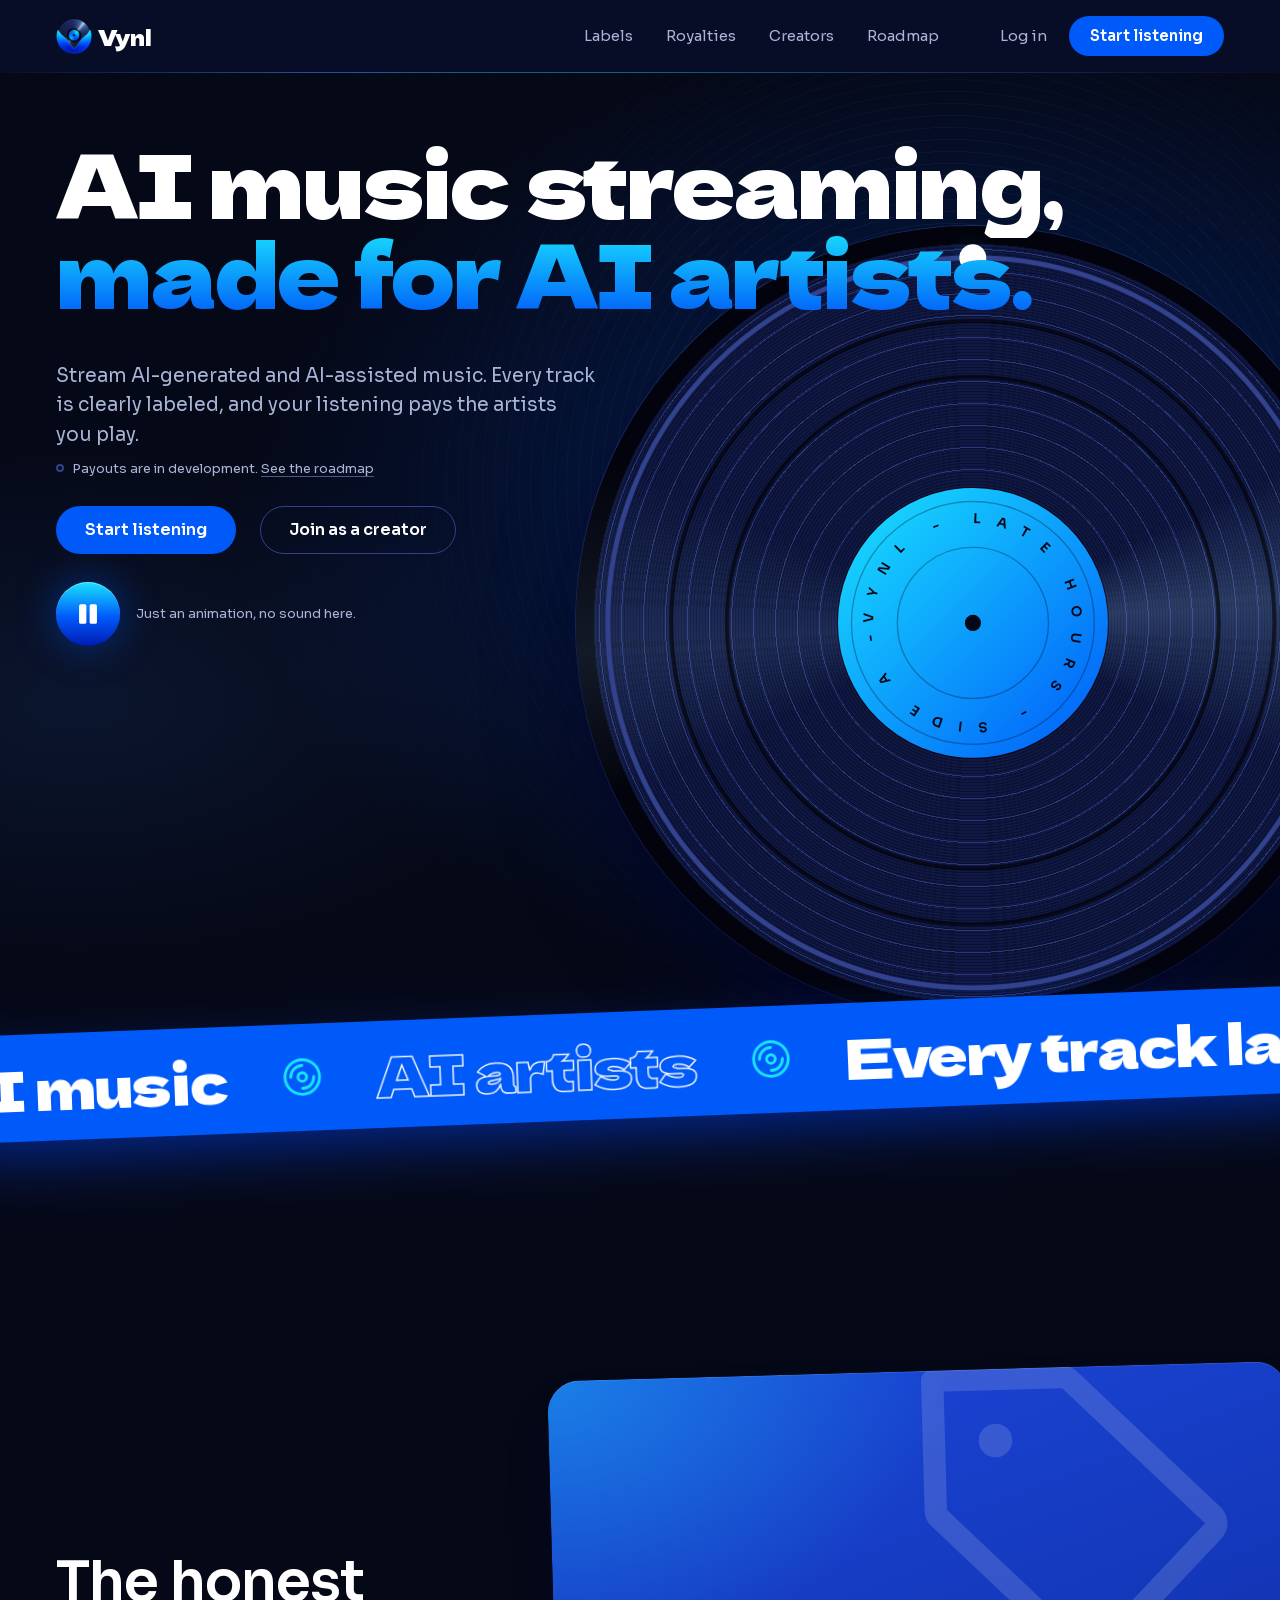
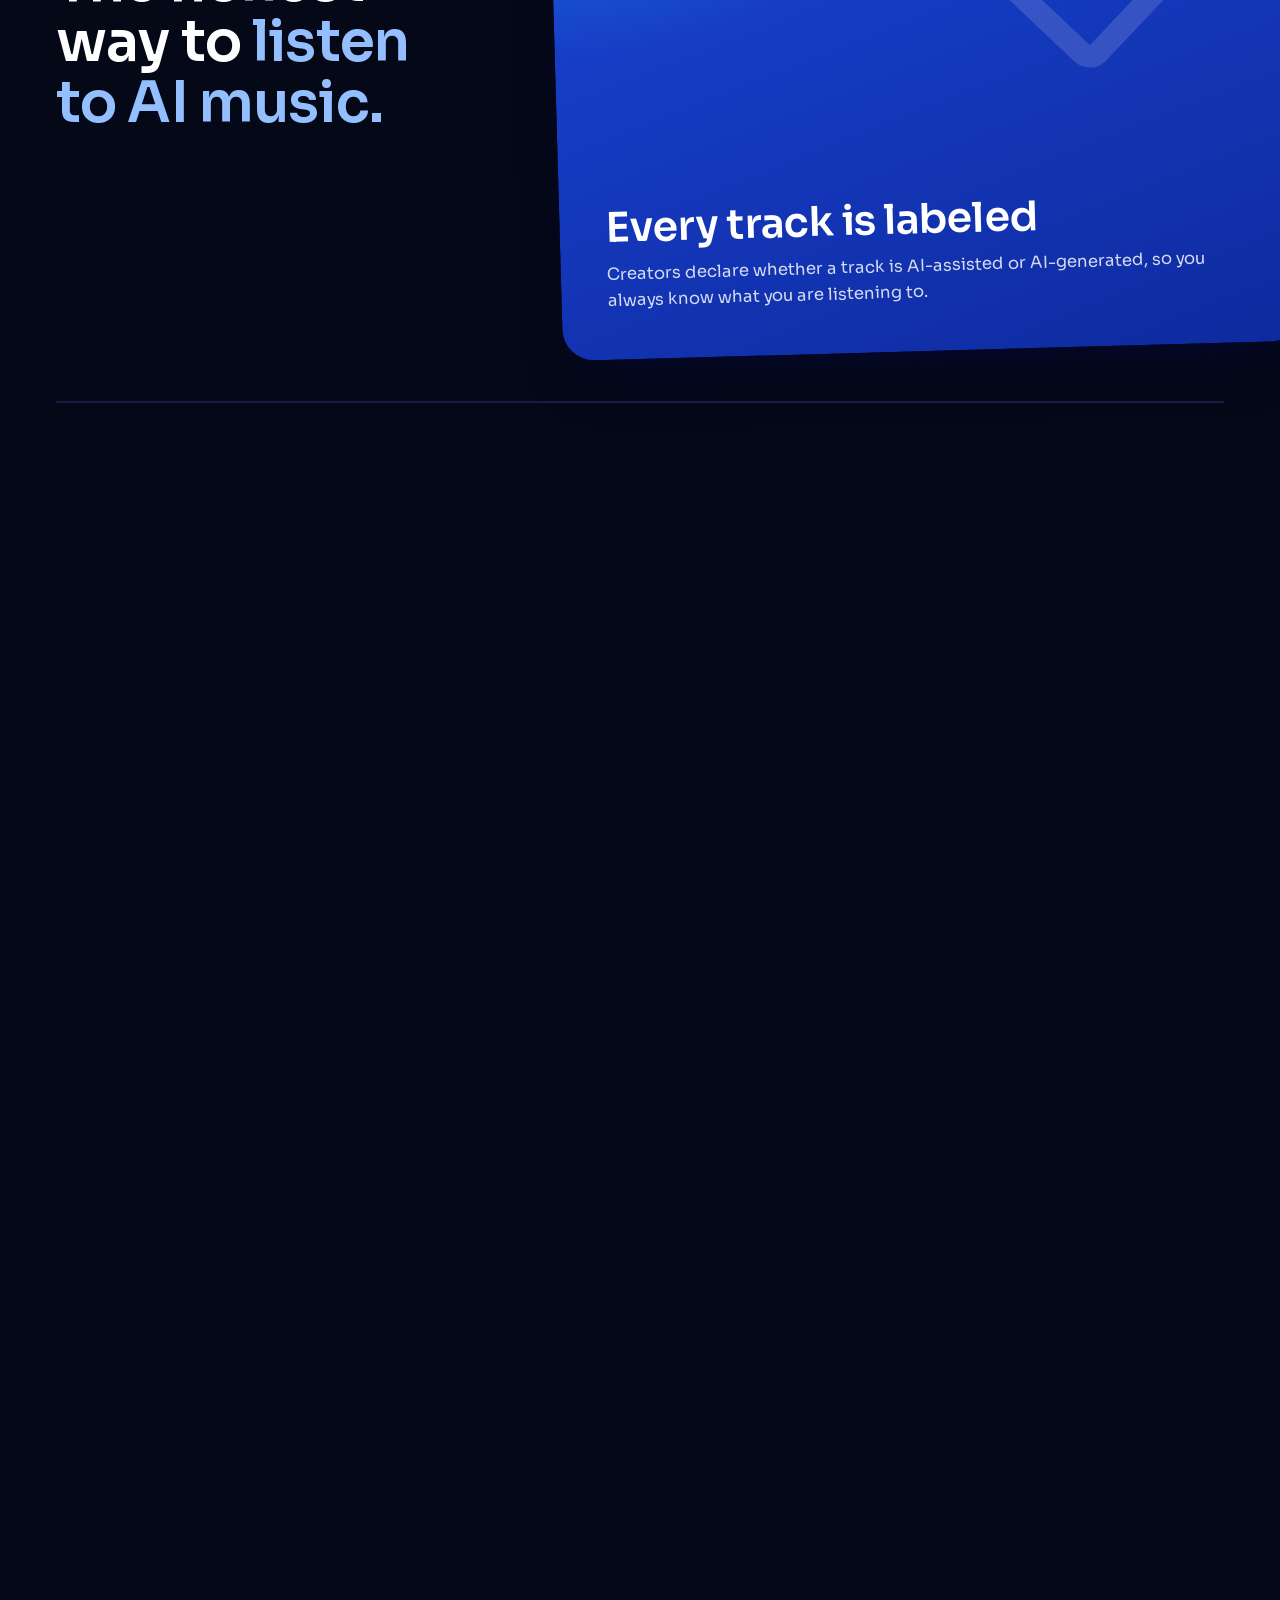
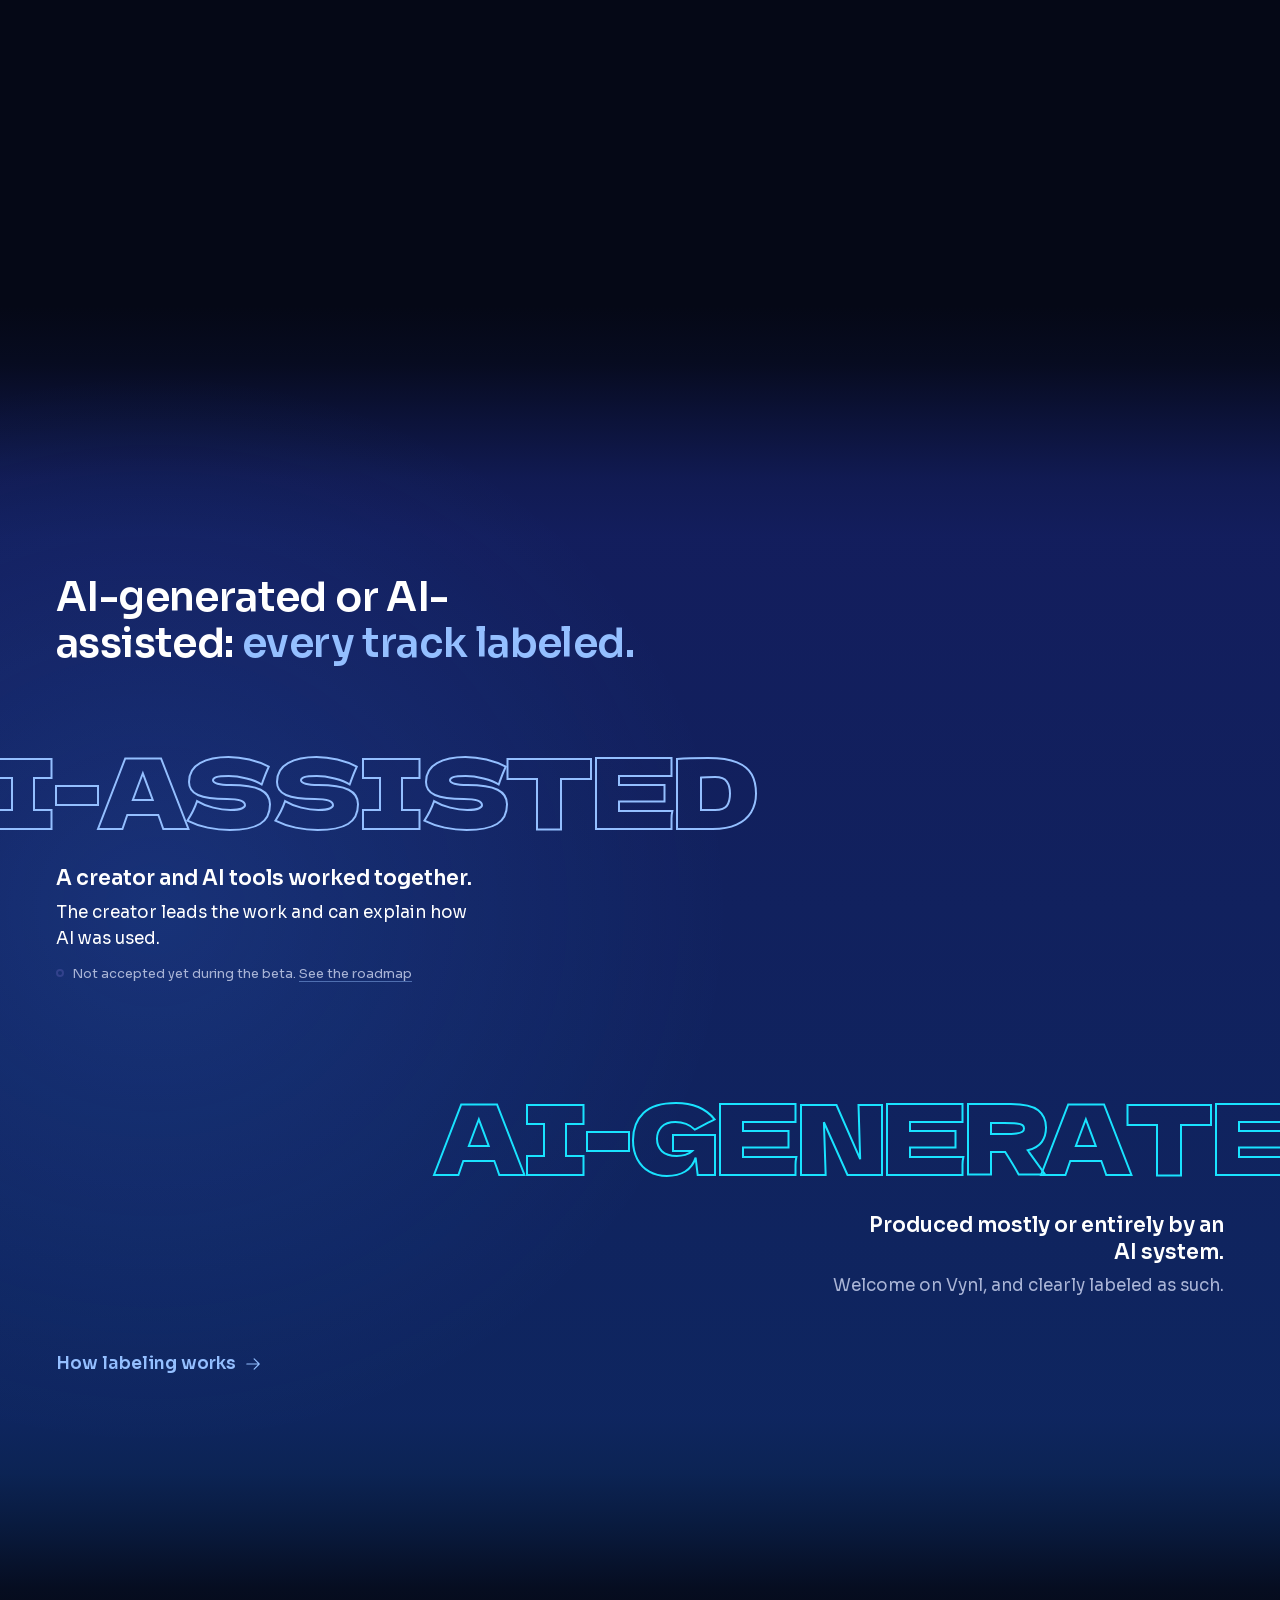
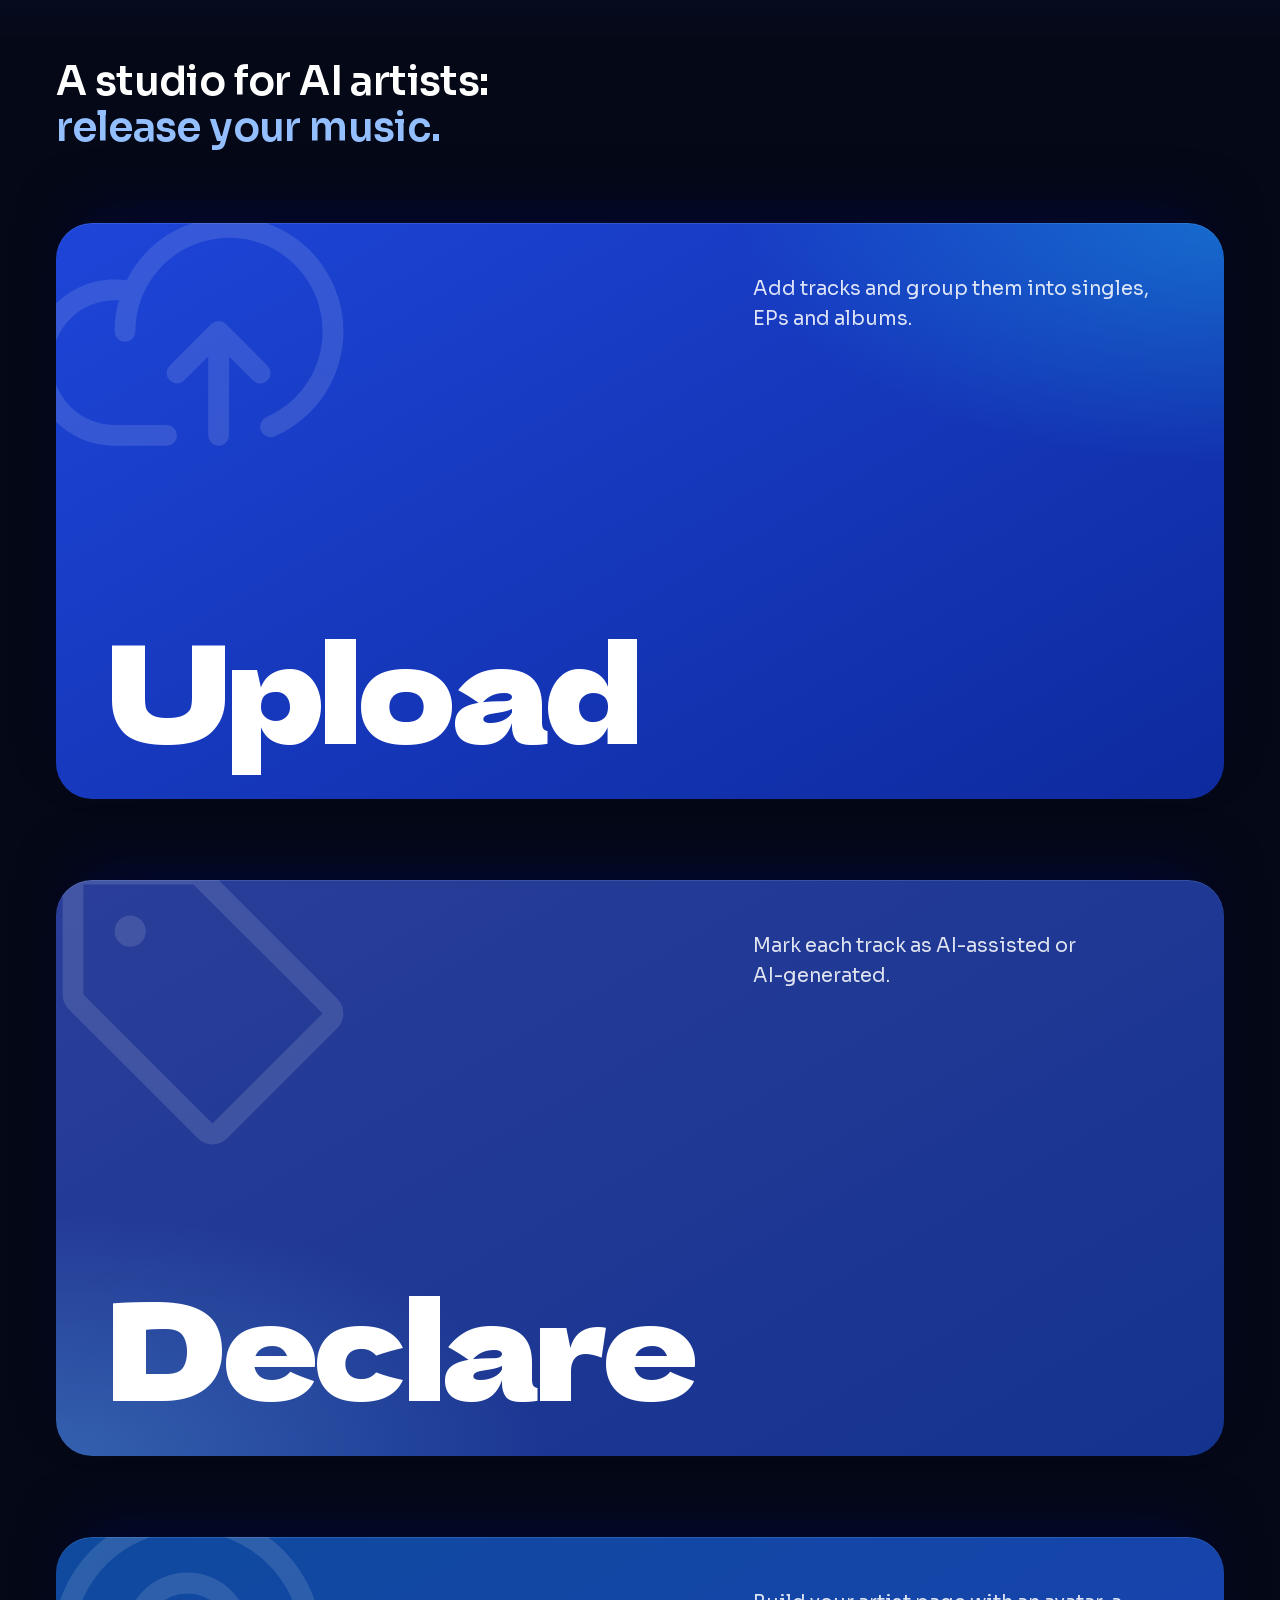
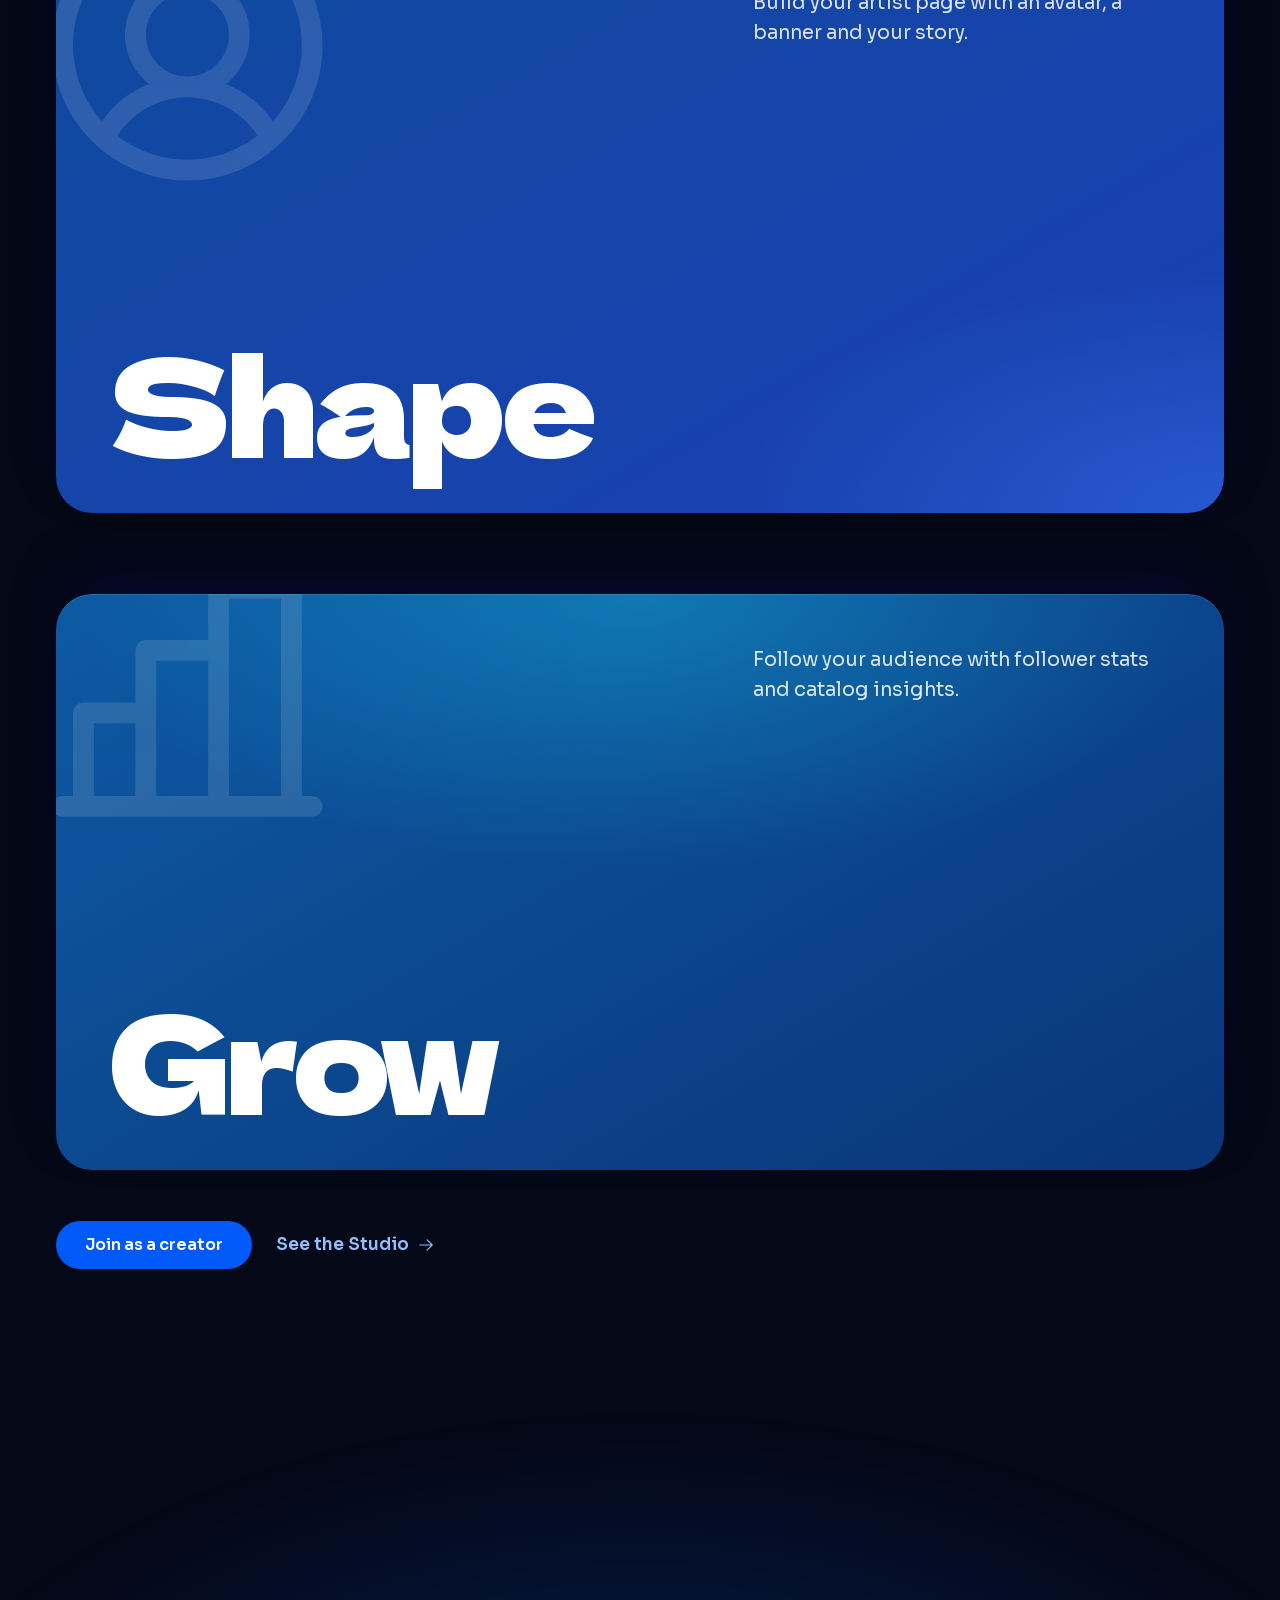
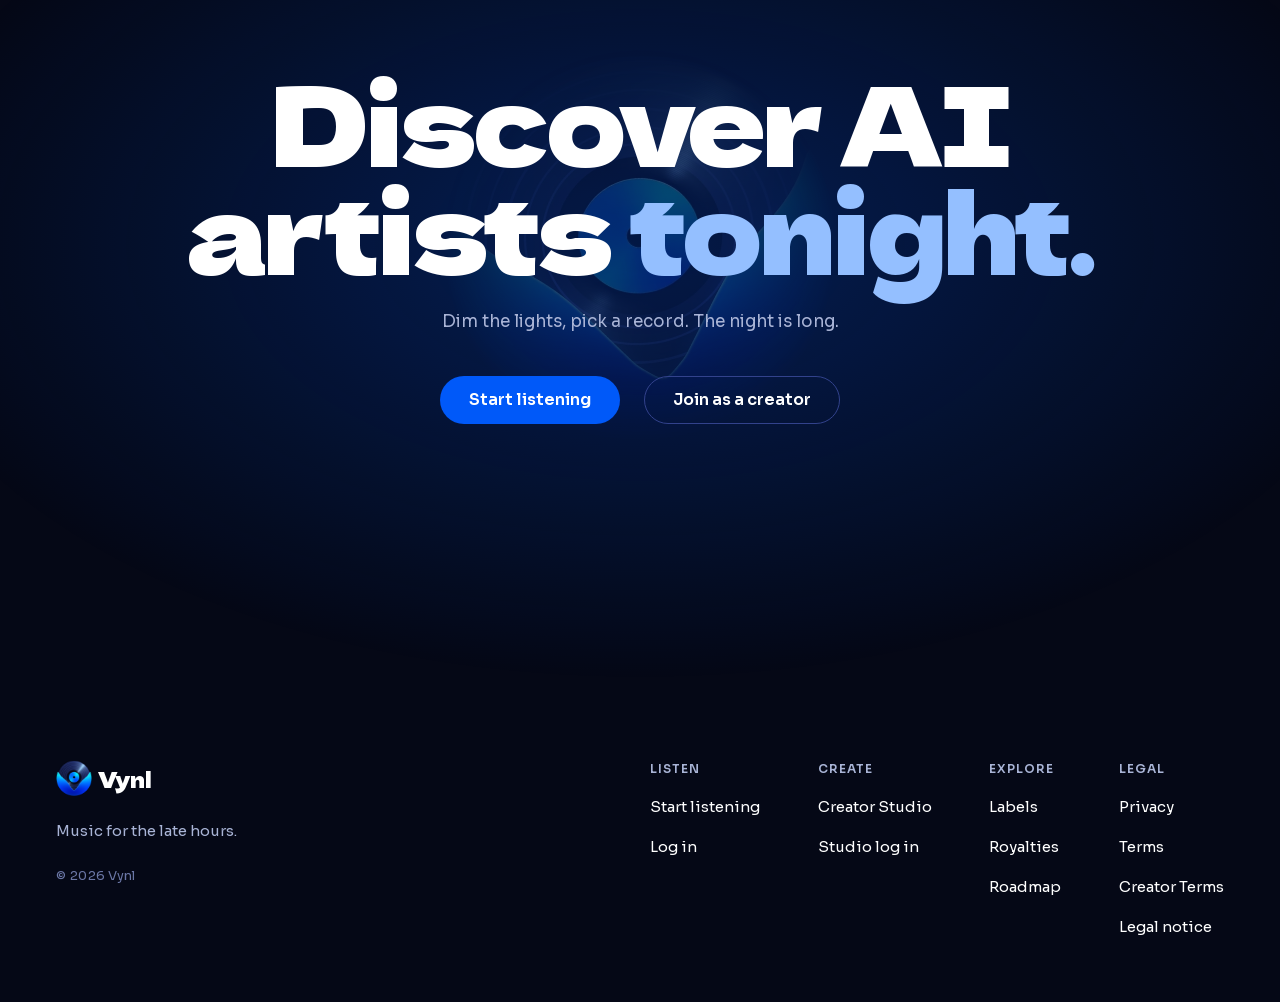
<file: index.html>
<!DOCTYPE html>
<html lang="en">
<head>
  <meta charset="utf-8">
  <meta name="viewport" content="width=device-width, initial-scale=1">
  <title>Vynl | AI Music Streaming Platform for AI Artists</title>
  <meta name="description" content="Stream AI music on Vynl. Discover AI artists, listen to AI-generated and AI-assisted tracks, and release your own. Every track is clearly labeled.">
  <meta name="theme-color" content="#050816">
  <meta property="og:site_name" content="Vynl">
  <meta property="og:type" content="website">
  <meta property="og:title" content="Vynl | AI Music Streaming Platform for AI Artists">
  <meta property="og:description" content="The streaming platform for AI music and AI artists. Every track labeled AI-generated or AI-assisted.">
  <meta name="twitter:card" content="summary">
  <link rel="icon" href="favicon.ico?v=2" sizes="any">
  <link rel="icon" href="favicon-32.png?v=2" type="image/png" sizes="32x32">
  <link rel="icon" href="favicon-192.png?v=2" type="image/png" sizes="192x192">
  <link rel="apple-touch-icon" href="apple-touch-icon.png?v=2">
  <link rel="preload" href="assets/fonts/dela-gothic-one-latin.woff2" as="font" type="font/woff2" crossorigin>
  <link rel="preload" href="assets/fonts/sora-latin.woff2" as="font" type="font/woff2" crossorigin>
  <link rel="stylesheet" href="css/style.css">
  <script>document.documentElement.classList.add("js");</script>
</head>
<body>
  <a class="skip-link" href="#main">Skip to content</a>

  <header class="site-header" data-open="false">
    <div class="container site-header__inner">
      <a class="logo" href="index.html" aria-label="Vynl, home">
        <img class="logo__mark" src="assets/vynl-icon.png" alt="" width="36" height="36">
        <span class="logo__word">Vynl</span>
      </a>

      <nav class="nav" id="site-nav" aria-label="Main">
        <a href="transparency.html#labels">Labels</a>
        <a href="transparency.html#royalties">Royalties</a>
        <a href="creators.html">Creators</a>
        <a href="roadmap.html">Roadmap</a>
        <a class="nav__mobile-only" href="https://app.vynl.ch/login" data-link="login" target="_blank" rel="noopener">Log in</a>
      </nav>

      <div class="header-actions">
        <a class="login" href="https://app.vynl.ch/login" data-link="login" target="_blank" rel="noopener">Log in</a>
        <a class="btn btn--primary btn--sm" href="https://app.vynl.ch/signup" data-link="signup" target="_blank" rel="noopener">Start listening</a>
        <button class="nav-toggle" type="button" aria-expanded="false" aria-controls="site-nav" aria-label="Open menu">
          <svg class="icon icon--open" aria-hidden="true" focusable="false"><use href="assets/icons.svg#menu"/></svg>
          <svg class="icon icon--close" aria-hidden="true" focusable="false"><use href="assets/icons.svg#close"/></svg>
        </button>
      </div>
    </div>
  </header>

  <main id="main">

    <!-- Hero : titre immense sur deux lignes, disque énorme derrière et dessous -->
    <section class="hero has-grooves">
      <div class="grooves" aria-hidden="true"></div>
      <div class="container hero__inner">
        <h1 class="hero__title">
          <span class="line"><span class="w"><span style="--d:0">AI</span></span> <span class="w"><span style="--d:1">music</span></span> <span class="w"><span style="--d:2">streaming,</span></span></span>
          <span class="line line--grad"><span class="w"><span style="--d:3">made</span></span> <span class="w"><span style="--d:4">for</span></span> <span class="w"><span style="--d:5">AI</span></span> <span class="w"><span style="--d:6">artists.</span></span></span>
        </h1>

        <div class="hero__copy">
          <p class="hero__lead hero__lead--tight rise" style="--i:0">Stream AI-generated and AI-assisted music. Every track is clearly labeled, and your listening pays the artists you play.</p>
          <p class="dev-note rise" style="--i:0">Payouts are in development. <a href="roadmap.html#next">See the roadmap</a></p>
          <div class="btn-row rise" style="--i:1">
            <a class="btn btn--primary" href="https://app.vynl.ch/signup" data-link="signup" target="_blank" rel="noopener">Start listening</a>
            <a class="btn btn--ghost" href="https://creator.vynl.ch/signup" data-link="creatorSignup" target="_blank" rel="noopener">Join as a creator</a>
          </div>
          <div class="hero__actions rise" style="--i:2">
            <button class="play-btn" type="button" data-record-toggle aria-pressed="false" aria-label="Spin the record">
              <svg class="icon icon--play" aria-hidden="true" focusable="false"><use href="assets/icons.svg#play"/></svg>
              <svg class="icon icon--pause" aria-hidden="true" focusable="false"><use href="assets/icons.svg#pause"/></svg>
            </button>
            <span class="hero__hint">Just an animation, no sound here.</span>
          </div>
        </div>
      </div>

      <div class="player rise" style="--i:3">
        <div class="record" data-record aria-hidden="true">
          <div class="record__disc"></div>
          <svg class="record__ring" viewBox="0 0 100 100">
            <circle class="record__gap" cx="50" cy="50" r="31"/>
            <circle class="record__gap" cx="50" cy="50" r="38"/>
            <circle class="record__track" cx="50" cy="50" r="46"/>
            <circle class="record__arc" cx="50" cy="50" r="46" pathLength="100" transform="rotate(-90 50 50)"/>
            <g class="record__head"><circle cx="50" cy="4" r="1.7"/></g>
          </svg>
          <div class="record__label">
            <svg viewBox="0 0 100 100">
              <defs>
                <linearGradient id="label-grad" x1="0" y1="0" x2="1" y2="1">
                  <stop offset="0" stop-color="#19E3FF"/>
                  <stop offset="1" stop-color="#0059F9"/>
                </linearGradient>
                <path id="label-path" d="M50,50 m-37,0 a37,37 0 1,1 74,0 a37,37 0 1,1 -74,0"/>
              </defs>
              <circle cx="50" cy="50" r="50" fill="url(#label-grad)"/>
              <circle cx="50" cy="50" r="45" fill="none" stroke="#050816" stroke-opacity=".3" stroke-width=".5"/>
              <circle cx="50" cy="50" r="28" fill="none" stroke="#050816" stroke-opacity=".3" stroke-width=".5"/>
              <text class="record__text"><textPath href="#label-path" textLength="228" lengthAdjust="spacing">VYNL - LATE HOURS - SIDE A -</textPath></text>
              <circle cx="50" cy="50" r="3" fill="#050816"/>
            </svg>
          </div>
        </div>
      </div>
    </section>

    <div class="marquee" aria-hidden="true">
      <div class="marquee__track">
        <div class="marquee__group"><span class="marquee__item">AI music</span><svg class="icon" aria-hidden="true" focusable="false"><use href="assets/icons.svg#vinyl"/></svg><span class="marquee__item marquee__item--outline">AI artists</span><svg class="icon" aria-hidden="true" focusable="false"><use href="assets/icons.svg#vinyl"/></svg><span class="marquee__item">Every track labeled</span><svg class="icon" aria-hidden="true" focusable="false"><use href="assets/icons.svg#vinyl"/></svg><span class="marquee__item marquee__item--outline">Fairly paid</span><svg class="icon" aria-hidden="true" focusable="false"><use href="assets/icons.svg#vinyl"/></svg></div>
        <div class="marquee__group"><span class="marquee__item">AI music</span><svg class="icon" aria-hidden="true" focusable="false"><use href="assets/icons.svg#vinyl"/></svg><span class="marquee__item marquee__item--outline">AI artists</span><svg class="icon" aria-hidden="true" focusable="false"><use href="assets/icons.svg#vinyl"/></svg><span class="marquee__item">Every track labeled</span><svg class="icon" aria-hidden="true" focusable="false"><use href="assets/icons.svg#vinyl"/></svg><span class="marquee__item marquee__item--outline">Fairly paid</span><svg class="icon" aria-hidden="true" focusable="false"><use href="assets/icons.svg#vinyl"/></svg></div>
      </div>
    </div>

    <!-- Pourquoi Vynl : défilement horizontal épinglé -->
    <section class="why" id="why">
      <div class="why__pin" tabindex="0" role="region" aria-label="Why Vynl">
        <div class="why__track">
          <div class="why__intro">
            <h2>The honest way to <em>listen to AI music.</em></h2>
          </div>
          <article class="why__panel why__panel--a">
            <svg class="icon why__ghost" aria-hidden="true" focusable="false"><use href="assets/icons.svg#tag"/></svg>
            <h3>Every track is labeled</h3>
            <p>Creators declare whether a track is AI-assisted or AI-generated, so you always know what you are listening to.</p>
          </article>
          <article class="why__panel why__panel--b">
            <svg class="icon why__ghost" aria-hidden="true" focusable="false"><use href="assets/icons.svg#headphones"/></svg>
            <h3>Your listening pays the artists you play</h3>
            <p>Your subscription follows what you actually listen to, not a global pool.</p>
            <p class="dev-note">Subscriptions and payouts are in development. <a href="roadmap.html#next">See the roadmap</a></p>
          </article>
          <article class="why__panel why__panel--c">
            <svg class="icon why__ghost" aria-hidden="true" focusable="false"><use href="assets/icons.svg#stack"/></svg>
            <h3>A home for AI creators</h3>
            <p>AI-native creators and artists who work with AI release side by side, with the same studio and the same rules.</p>
          </article>
        </div>
        <div class="why__progress" aria-hidden="true"><span></span></div>
      </div>
    </section>

    <!-- Étiquettes : deux mots immenses qui traversent l'écran -->
    <section class="section section--tint" id="labels">
      <div class="container">
        <div class="section__head" data-reveal>
          <h2>AI-generated or AI-assisted: <em>every track labeled.</em></h2>
        </div>
      </div>

      <div class="container kinetic">
        <div class="kinetic__item kinetic__item--assist">
          <h3 class="kinetic__word">AI-assisted</h3>
          <div class="kinetic__body" data-reveal>
            <p class="kinetic__lead">A creator and AI tools worked together.</p>
            <p>The creator leads the work and can explain how AI was used.</p>
            <p class="dev-note">Not accepted yet during the beta. <a href="roadmap.html#next">See the roadmap</a></p>
          </div>
        </div>
        <div class="kinetic__item kinetic__item--gen">
          <h3 class="kinetic__word">AI-generated</h3>
          <div class="kinetic__body" data-reveal>
            <p class="kinetic__lead">Produced mostly or entirely by an AI system.</p>
            <p>Welcome on Vynl, and clearly labeled as such.</p>
          </div>
        </div>
      </div>

      <div class="container">
        <p class="labels__more" data-reveal><a class="link-arrow" href="transparency.html#labels">How labeling works <svg class="icon" aria-hidden="true" focusable="false"><use href="assets/icons.svg#arrow"/></svg></a></p>
      </div>
    </section>

    <!-- Catalogue réel : masqué tant que l'API n'a rien renvoyé -->
    <section class="section" id="catalog" data-catalog hidden>
      <div class="container">
        <div class="section__head" data-reveal>
          <h2>New AI tracks, <em>just pressed.</em></h2>
        </div>
        <ul class="crate" data-catalog-list tabindex="0" aria-label="Latest AI tracks"></ul>
        <p class="studio__actions"><a class="link-arrow" href="https://app.vynl.ch" data-link="app" target="_blank" rel="noopener">Open the app to listen <svg class="icon" aria-hidden="true" focusable="false"><use href="assets/icons.svg#arrow"/></svg></a></p>
      </div>
    </section>

    <!-- Studio : quatre cartes qui se superposent -->
    <section class="section" id="creators">
      <div class="container">
        <div class="section__head" data-reveal>
          <h2>A studio for AI artists: <em>release your music.</em></h2>
        </div>

        <ol class="stack__list">
          <li class="stack__card" style="--n:0">
            <svg class="icon stack__ghost" aria-hidden="true" focusable="false"><use href="assets/icons.svg#upload"/></svg>
            <h3 class="stack__word">Upload</h3>
            <p>Add tracks and group them into singles, EPs and albums.</p>
          </li>
          <li class="stack__card" style="--n:1">
            <svg class="icon stack__ghost" aria-hidden="true" focusable="false"><use href="assets/icons.svg#tag"/></svg>
            <h3 class="stack__word">Declare</h3>
            <p>Mark each track as AI-assisted or AI-generated.</p>
          </li>
          <li class="stack__card" style="--n:2">
            <svg class="icon stack__ghost" aria-hidden="true" focusable="false"><use href="assets/icons.svg#artist"/></svg>
            <h3 class="stack__word">Shape</h3>
            <p>Build your artist page with an avatar, a banner and your story.</p>
          </li>
          <li class="stack__card" style="--n:3">
            <svg class="icon stack__ghost" aria-hidden="true" focusable="false"><use href="assets/icons.svg#chart"/></svg>
            <h3 class="stack__word">Grow</h3>
            <p>Follow your audience with follower stats and catalog insights.</p>
          </li>
        </ol>

        <div class="btn-row studio__actions" data-reveal>
          <a class="btn btn--primary" href="https://creator.vynl.ch/signup" data-link="creatorSignup" target="_blank" rel="noopener">Join as a creator</a>
          <a class="link-arrow" href="creators.html">See the Studio <svg class="icon" aria-hidden="true" focusable="false"><use href="assets/icons.svg#arrow"/></svg></a>
        </div>
      </div>
    </section>

    <section class="cta has-grooves">
      <img class="cta__mark" src="assets/vynl-logo-720.webp" alt="" width="720" height="720" loading="lazy">
      <div class="container" data-reveal>
        <h2>Discover AI artists <em>tonight.</em></h2>
        <p>Dim the lights, pick a record. The night is long.</p>
        <div class="btn-row">
          <a class="btn btn--primary" href="https://app.vynl.ch/signup" data-link="signup" target="_blank" rel="noopener">Start listening</a>
          <a class="btn btn--ghost" href="https://creator.vynl.ch/signup" data-link="creatorSignup" target="_blank" rel="noopener">Join as a creator</a>
        </div>
      </div>
    </section>
  </main>

  <footer class="site-footer">
    <div class="container">
      <div class="site-footer__top">
        <div class="site-footer__brand">
          <a class="logo" href="index.html" aria-label="Vynl, home">
            <img class="logo__mark" src="assets/vynl-icon.png" alt="" width="36" height="36">
            <span class="logo__word">Vynl</span>
          </a>
          <p>Music for the late hours.</p>
          <p class="site-footer__legal">&copy; <span data-year>2026</span> Vynl</p>
        </div>
        <nav class="footer-links" aria-label="Footer">
          <div class="footer-links__col">
            <p class="footer-links__title">Listen</p>
            <ul>
              <li><a href="https://app.vynl.ch/signup" data-link="signup" target="_blank" rel="noopener">Start listening</a></li>
              <li><a href="https://app.vynl.ch/login" data-link="login" target="_blank" rel="noopener">Log in</a></li>
            </ul>
          </div>
          <div class="footer-links__col">
            <p class="footer-links__title">Create</p>
            <ul>
              <li><a href="creators.html">Creator Studio</a></li>
              <li><a href="https://creator.vynl.ch/login" data-link="creatorLogin" target="_blank" rel="noopener">Studio log in</a></li>
            </ul>
          </div>
          <div class="footer-links__col">
            <p class="footer-links__title">Explore</p>
            <ul>
              <li><a href="transparency.html#labels">Labels</a></li>
              <li><a href="transparency.html#royalties">Royalties</a></li>
              <li><a href="roadmap.html">Roadmap</a></li>
            </ul>
          </div>
          <div class="footer-links__col">
            <p class="footer-links__title">Legal</p>
            <ul>
              <li><a href="privacy.html">Privacy</a></li>
              <li><a href="terms.html">Terms</a></li>
              <li><a href="creator-terms.html">Creator Terms</a></li>
              <li><a href="legal-notice.html">Legal notice</a></li>
            </ul>
          </div>
        </nav>
      </div>
    </div>
  </footer>

  <script src="js/config.js"></script>
  <script src="js/main.js"></script>
  <script src="assets/vendor/gsap.min.js"></script>
  <script src="assets/vendor/ScrollTrigger.min.js"></script>
  <script src="js/motion.js"></script>
</body>
</html>
</file>
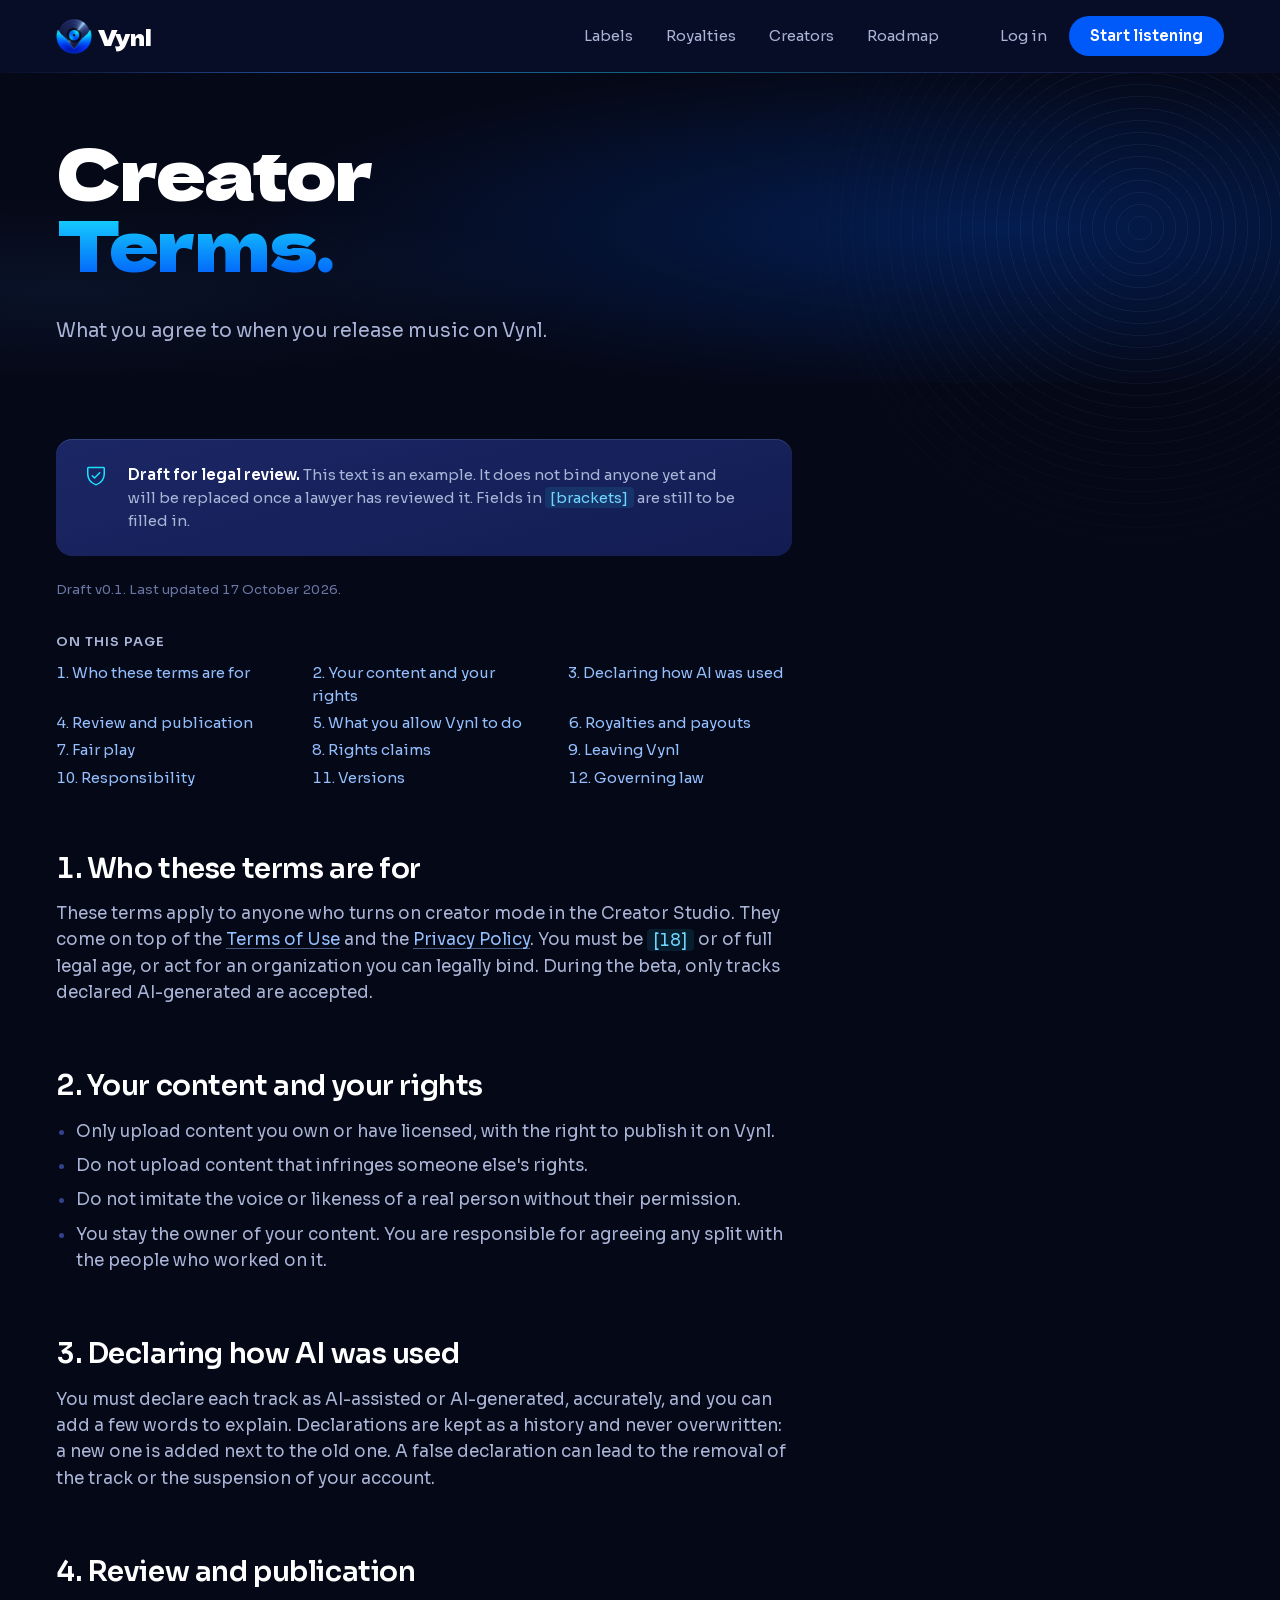
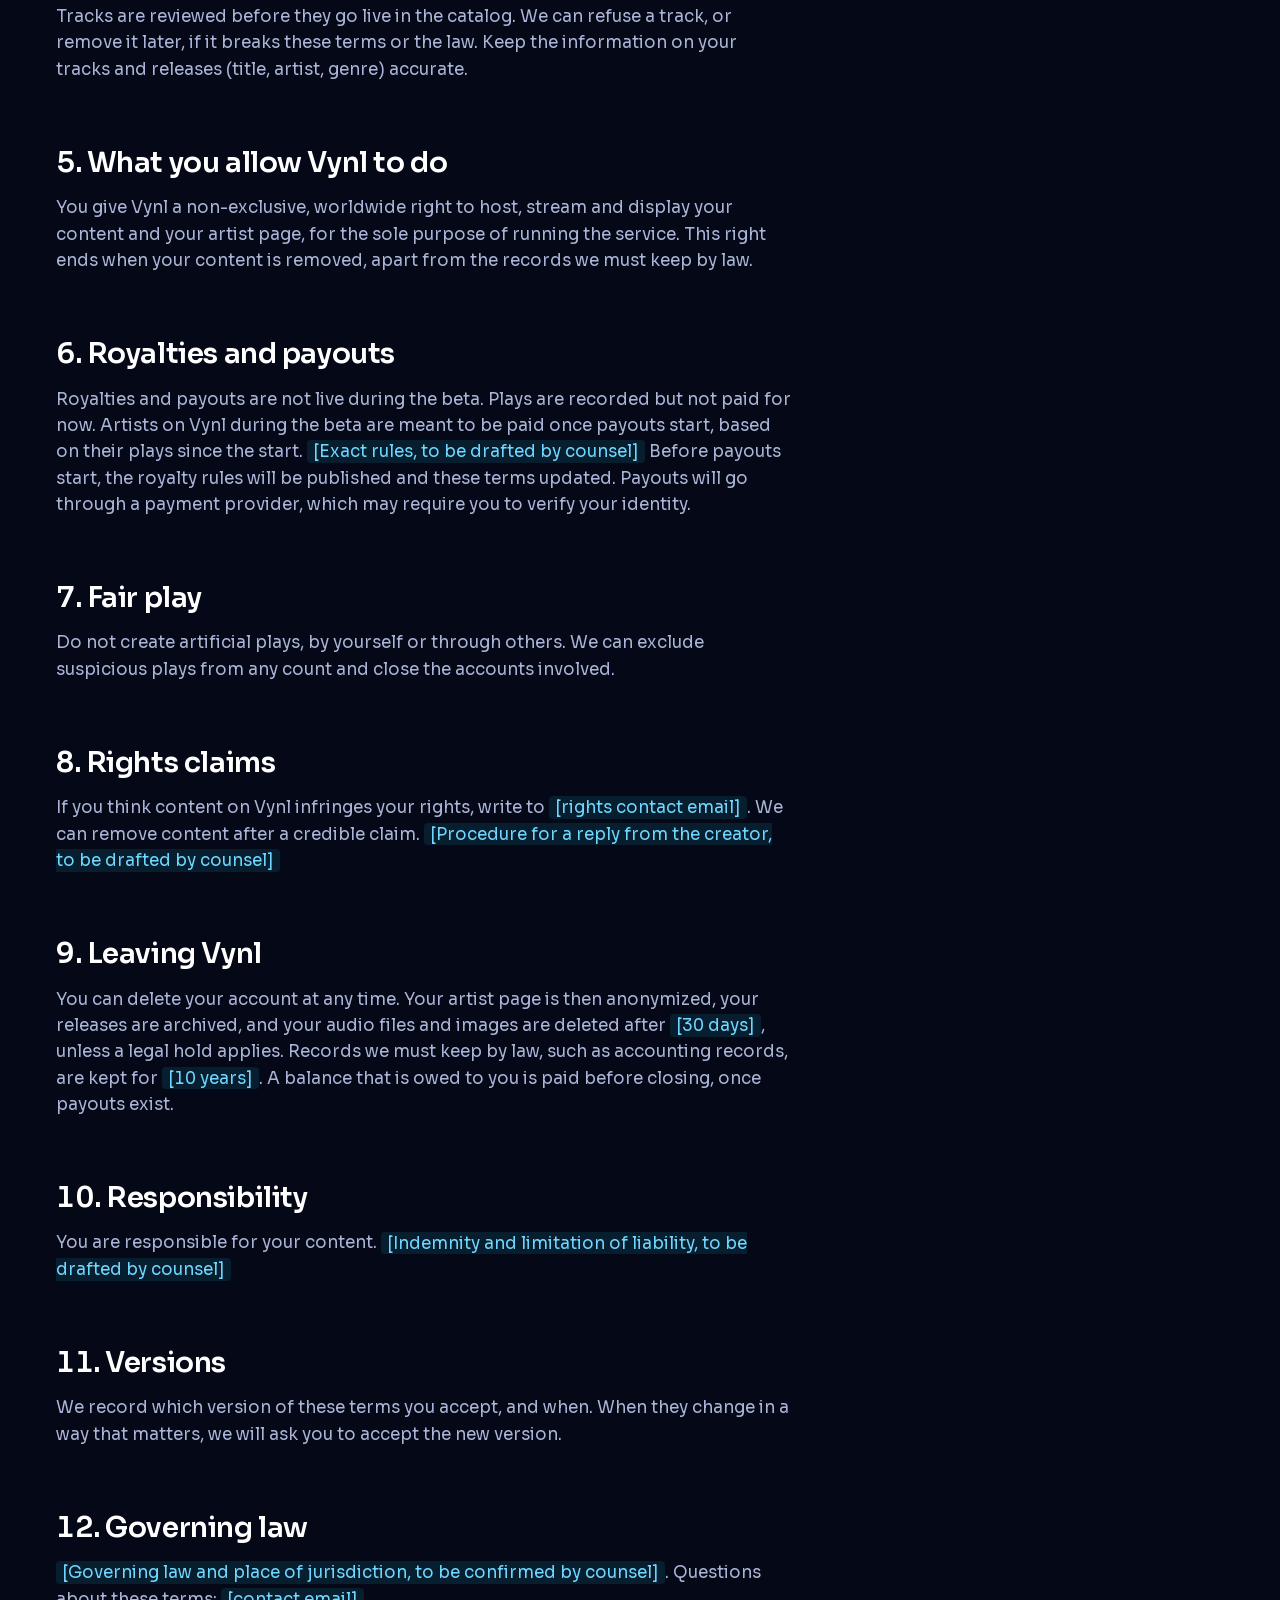
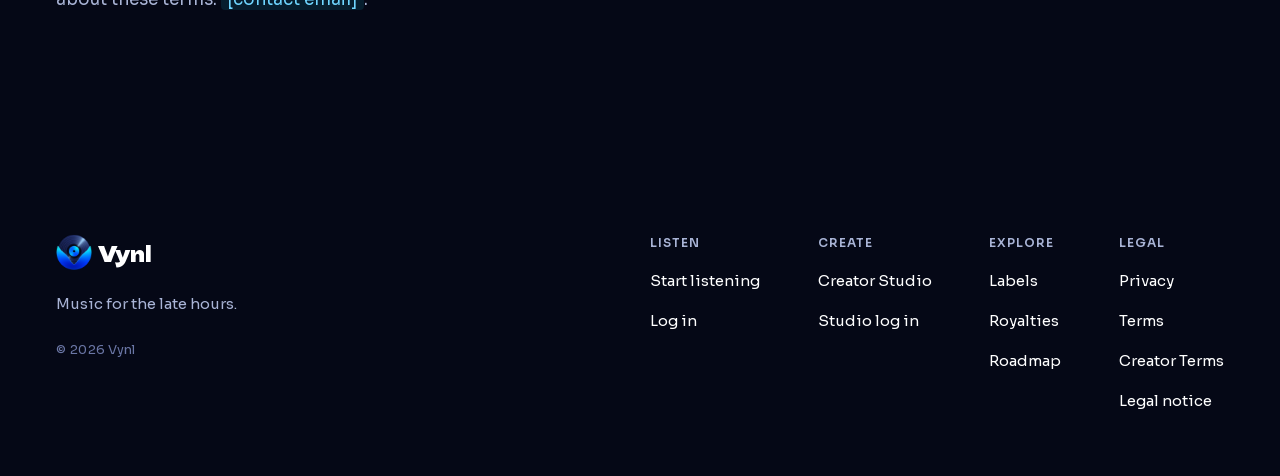
<file: creator-terms.html>
<!DOCTYPE html>
<html lang="en">
<head>
  <meta charset="utf-8">
  <meta name="viewport" content="width=device-width, initial-scale=1">
  <title>Creator Terms (Draft) | Vynl</title>
  <meta name="description" content="The terms for releasing AI music on Vynl: rights, AI declarations, review and royalties. Draft text, under legal review.">
  <meta name="theme-color" content="#050816">
  <meta name="robots" content="noindex">
  <meta property="og:site_name" content="Vynl">
  <meta property="og:type" content="website">
  <meta property="og:title" content="Creator Terms (Draft) | Vynl">
  <meta property="og:description" content="The terms for releasing AI music on Vynl: rights, AI declarations, review and royalties. Draft text, under legal review.">
  <meta name="twitter:card" content="summary">
  <link rel="icon" href="favicon.ico?v=2" sizes="any">
  <link rel="icon" href="favicon-32.png?v=2" type="image/png" sizes="32x32">
  <link rel="icon" href="favicon-192.png?v=2" type="image/png" sizes="192x192">
  <link rel="apple-touch-icon" href="apple-touch-icon.png?v=2">
  <link rel="preload" href="assets/fonts/dela-gothic-one-latin.woff2" as="font" type="font/woff2" crossorigin>
  <link rel="preload" href="assets/fonts/sora-latin.woff2" as="font" type="font/woff2" crossorigin>
  <link rel="stylesheet" href="css/style.css">
  <script>document.documentElement.classList.add("js");</script>
</head>
<body>
  <a class="skip-link" href="#main">Skip to content</a>

  <header class="site-header" data-open="false">
    <div class="container site-header__inner">
      <a class="logo" href="index.html" aria-label="Vynl, home">
        <img class="logo__mark" src="assets/vynl-icon.png" alt="" width="36" height="36">
        <span class="logo__word">Vynl</span>
      </a>

      <nav class="nav" id="site-nav" aria-label="Main">
        <a href="transparency.html#labels">Labels</a>
        <a href="transparency.html#royalties">Royalties</a>
        <a href="creators.html">Creators</a>
        <a href="roadmap.html">Roadmap</a>
        <a class="nav__mobile-only" href="https://app.vynl.ch/login" data-link="login" target="_blank" rel="noopener">Log in</a>
      </nav>

      <div class="header-actions">
        <a class="login" href="https://app.vynl.ch/login" data-link="login" target="_blank" rel="noopener">Log in</a>
        <a class="btn btn--primary btn--sm" href="https://app.vynl.ch/signup" data-link="signup" target="_blank" rel="noopener">Start listening</a>
        <button class="nav-toggle" type="button" aria-expanded="false" aria-controls="site-nav" aria-label="Open menu">
          <svg class="icon icon--open" aria-hidden="true" focusable="false"><use href="assets/icons.svg#menu"/></svg>
          <svg class="icon icon--close" aria-hidden="true" focusable="false"><use href="assets/icons.svg#close"/></svg>
        </button>
      </div>
    </div>
  </header>

  <main id="main">

    <section class="hero--page hero--legal has-grooves">
      <div class="grooves" aria-hidden="true"></div>
      <div class="container hero--page__inner">
        <h1>
          <span class="line"><span class="w"><span style="--d:0">Creator</span></span></span>
          <span class="line line--grad"><span class="w"><span style="--d:1">Terms.</span></span></span>
        </h1>
        <p class="hero__lead rise" style="--i:0">What you agree to when you release music on Vynl.</p>
      </div>
    </section>

    <section class="legal">
      <div class="container">
        <div class="legal__inner">
          <div class="notice" data-reveal>
            <svg class="icon" aria-hidden="true" focusable="false"><use href="assets/icons.svg#shield"/></svg>
            <p><strong>Draft for legal review.</strong> This text is an example. It does not bind anyone yet and will be replaced once a lawyer has reviewed it. Fields in <span class="ph">[brackets]</span> are still to be filled in.</p>
          </div>
          <p class="legal__meta">Draft v0.1. Last updated 17 October 2026.</p>
          <nav class="legal__toc" aria-label="On this page">
            <p>On this page</p>
            <ol>
              <li><a href="#scope">1. Who these terms are for</a></li>
              <li><a href="#rights">2. Your content and your rights</a></li>
              <li><a href="#declaration">3. Declaring how AI was used</a></li>
              <li><a href="#review">4. Review and publication</a></li>
              <li><a href="#license">5. What you allow Vynl to do</a></li>
              <li><a href="#royalties">6. Royalties and payouts</a></li>
              <li><a href="#fraud">7. Fair play</a></li>
              <li><a href="#claims">8. Rights claims</a></li>
              <li><a href="#closing">9. Leaving Vynl</a></li>
              <li><a href="#indemnity">10. Responsibility</a></li>
              <li><a href="#versions">11. Versions</a></li>
              <li><a href="#law">12. Governing law</a></li>
            </ol>
          </nav>

          <div class="legal__body">
            <h2 id="scope">1. Who these terms are for</h2>
            <p>These terms apply to anyone who turns on creator mode in the Creator Studio. They come on top of the <a href="terms.html">Terms of Use</a> and the <a href="privacy.html">Privacy Policy</a>. You must be <span class="ph">[18]</span> or of full legal age, or act for an organization you can legally bind. During the beta, only tracks declared AI-generated are accepted.</p>

            <h2 id="rights">2. Your content and your rights</h2>
            <ul>
              <li>Only upload content you own or have licensed, with the right to publish it on Vynl.</li>
              <li>Do not upload content that infringes someone else's rights.</li>
              <li>Do not imitate the voice or likeness of a real person without their permission.</li>
              <li>You stay the owner of your content. You are responsible for agreeing any split with the people who worked on it.</li>
            </ul>

            <h2 id="declaration">3. Declaring how AI was used</h2>
            <p>You must declare each track as AI-assisted or AI-generated, accurately, and you can add a few words to explain. Declarations are kept as a history and never overwritten: a new one is added next to the old one. A false declaration can lead to the removal of the track or the suspension of your account.</p>

            <h2 id="review">4. Review and publication</h2>
            <p>Tracks are reviewed before they go live in the catalog. We can refuse a track, or remove it later, if it breaks these terms or the law. Keep the information on your tracks and releases (title, artist, genre) accurate.</p>

            <h2 id="license">5. What you allow Vynl to do</h2>
            <p>You give Vynl a non-exclusive, worldwide right to host, stream and display your content and your artist page, for the sole purpose of running the service. This right ends when your content is removed, apart from the records we must keep by law.</p>

            <h2 id="royalties">6. Royalties and payouts</h2>
            <p>Royalties and payouts are not live during the beta. Plays are recorded but not paid for now. Artists on Vynl during the beta are meant to be paid once payouts start, based on their plays since the start. <span class="ph">[Exact rules, to be drafted by counsel]</span> Before payouts start, the royalty rules will be published and these terms updated. Payouts will go through a payment provider, which may require you to verify your identity.</p>

            <h2 id="fraud">7. Fair play</h2>
            <p>Do not create artificial plays, by yourself or through others. We can exclude suspicious plays from any count and close the accounts involved.</p>

            <h2 id="claims">8. Rights claims</h2>
            <p>If you think content on Vynl infringes your rights, write to <span class="ph">[rights contact email]</span>. We can remove content after a credible claim. <span class="ph">[Procedure for a reply from the creator, to be drafted by counsel]</span></p>

            <h2 id="closing">9. Leaving Vynl</h2>
            <p>You can delete your account at any time. Your artist page is then anonymized, your releases are archived, and your audio files and images are deleted after <span class="ph">[30 days]</span>, unless a legal hold applies. Records we must keep by law, such as accounting records, are kept for <span class="ph">[10 years]</span>. A balance that is owed to you is paid before closing, once payouts exist.</p>

            <h2 id="indemnity">10. Responsibility</h2>
            <p>You are responsible for your content. <span class="ph">[Indemnity and limitation of liability, to be drafted by counsel]</span></p>

            <h2 id="versions">11. Versions</h2>
            <p>We record which version of these terms you accept, and when. When they change in a way that matters, we will ask you to accept the new version.</p>

            <h2 id="law">12. Governing law</h2>
            <p><span class="ph">[Governing law and place of jurisdiction, to be confirmed by counsel]</span>. Questions about these terms: <span class="ph">[contact email]</span>.</p>
          </div>
        </div>
      </div>
    </section>
  </main>

  <footer class="site-footer">
    <div class="container">
      <div class="site-footer__top">
        <div class="site-footer__brand">
          <a class="logo" href="index.html" aria-label="Vynl, home">
            <img class="logo__mark" src="assets/vynl-icon.png" alt="" width="36" height="36">
            <span class="logo__word">Vynl</span>
          </a>
          <p>Music for the late hours.</p>
          <p class="site-footer__legal">&copy; <span data-year>2026</span> Vynl</p>
        </div>
        <nav class="footer-links" aria-label="Footer">
          <div class="footer-links__col">
            <p class="footer-links__title">Listen</p>
            <ul>
              <li><a href="https://app.vynl.ch/signup" data-link="signup" target="_blank" rel="noopener">Start listening</a></li>
              <li><a href="https://app.vynl.ch/login" data-link="login" target="_blank" rel="noopener">Log in</a></li>
            </ul>
          </div>
          <div class="footer-links__col">
            <p class="footer-links__title">Create</p>
            <ul>
              <li><a href="creators.html">Creator Studio</a></li>
              <li><a href="https://creator.vynl.ch/login" data-link="creatorLogin" target="_blank" rel="noopener">Studio log in</a></li>
            </ul>
          </div>
          <div class="footer-links__col">
            <p class="footer-links__title">Explore</p>
            <ul>
              <li><a href="transparency.html#labels">Labels</a></li>
              <li><a href="transparency.html#royalties">Royalties</a></li>
              <li><a href="roadmap.html">Roadmap</a></li>
            </ul>
          </div>
          <div class="footer-links__col">
            <p class="footer-links__title">Legal</p>
            <ul>
              <li><a href="privacy.html">Privacy</a></li>
              <li><a href="terms.html">Terms</a></li>
              <li><a href="creator-terms.html">Creator Terms</a></li>
              <li><a href="legal-notice.html">Legal notice</a></li>
            </ul>
          </div>
        </nav>
      </div>
    </div>
  </footer>

  <script src="js/config.js"></script>
  <script src="js/main.js"></script>
  <script src="assets/vendor/gsap.min.js"></script>
  <script src="assets/vendor/ScrollTrigger.min.js"></script>
  <script src="js/motion.js"></script>
</body>
</html>
</file>
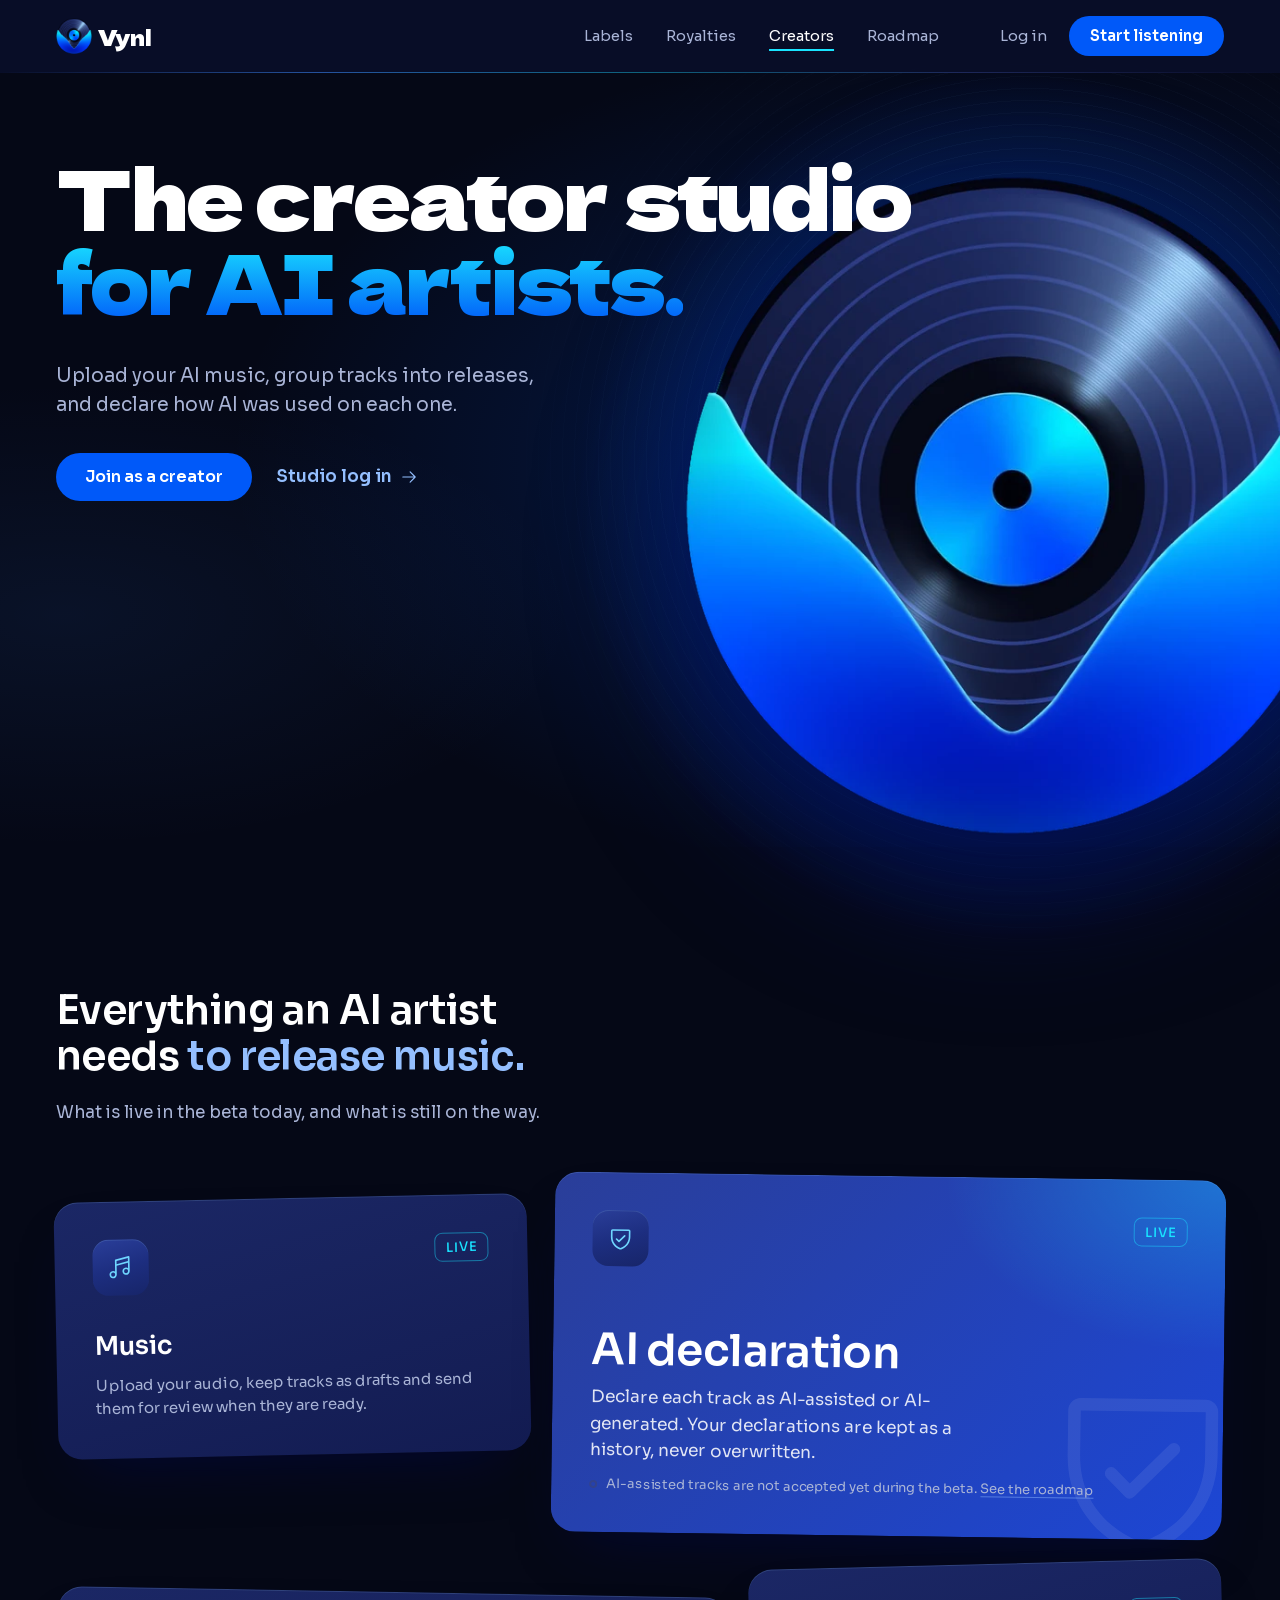
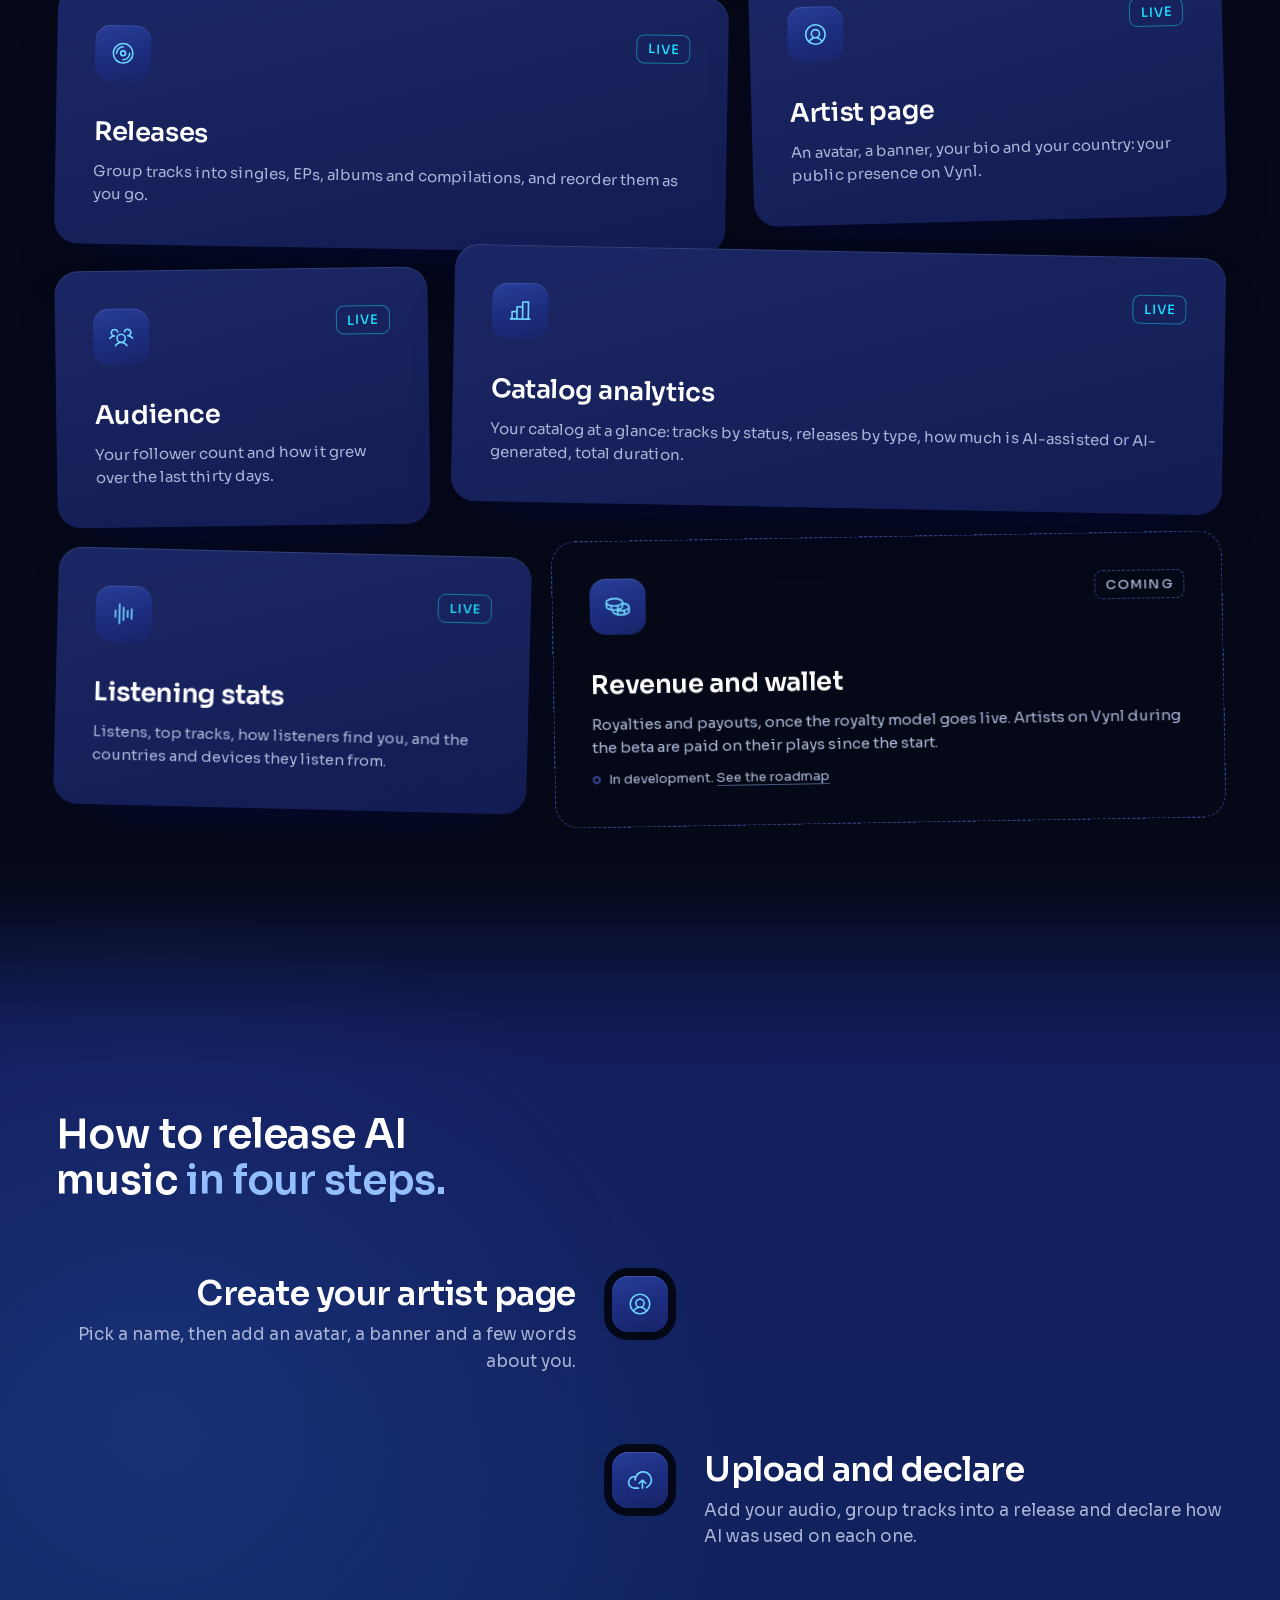
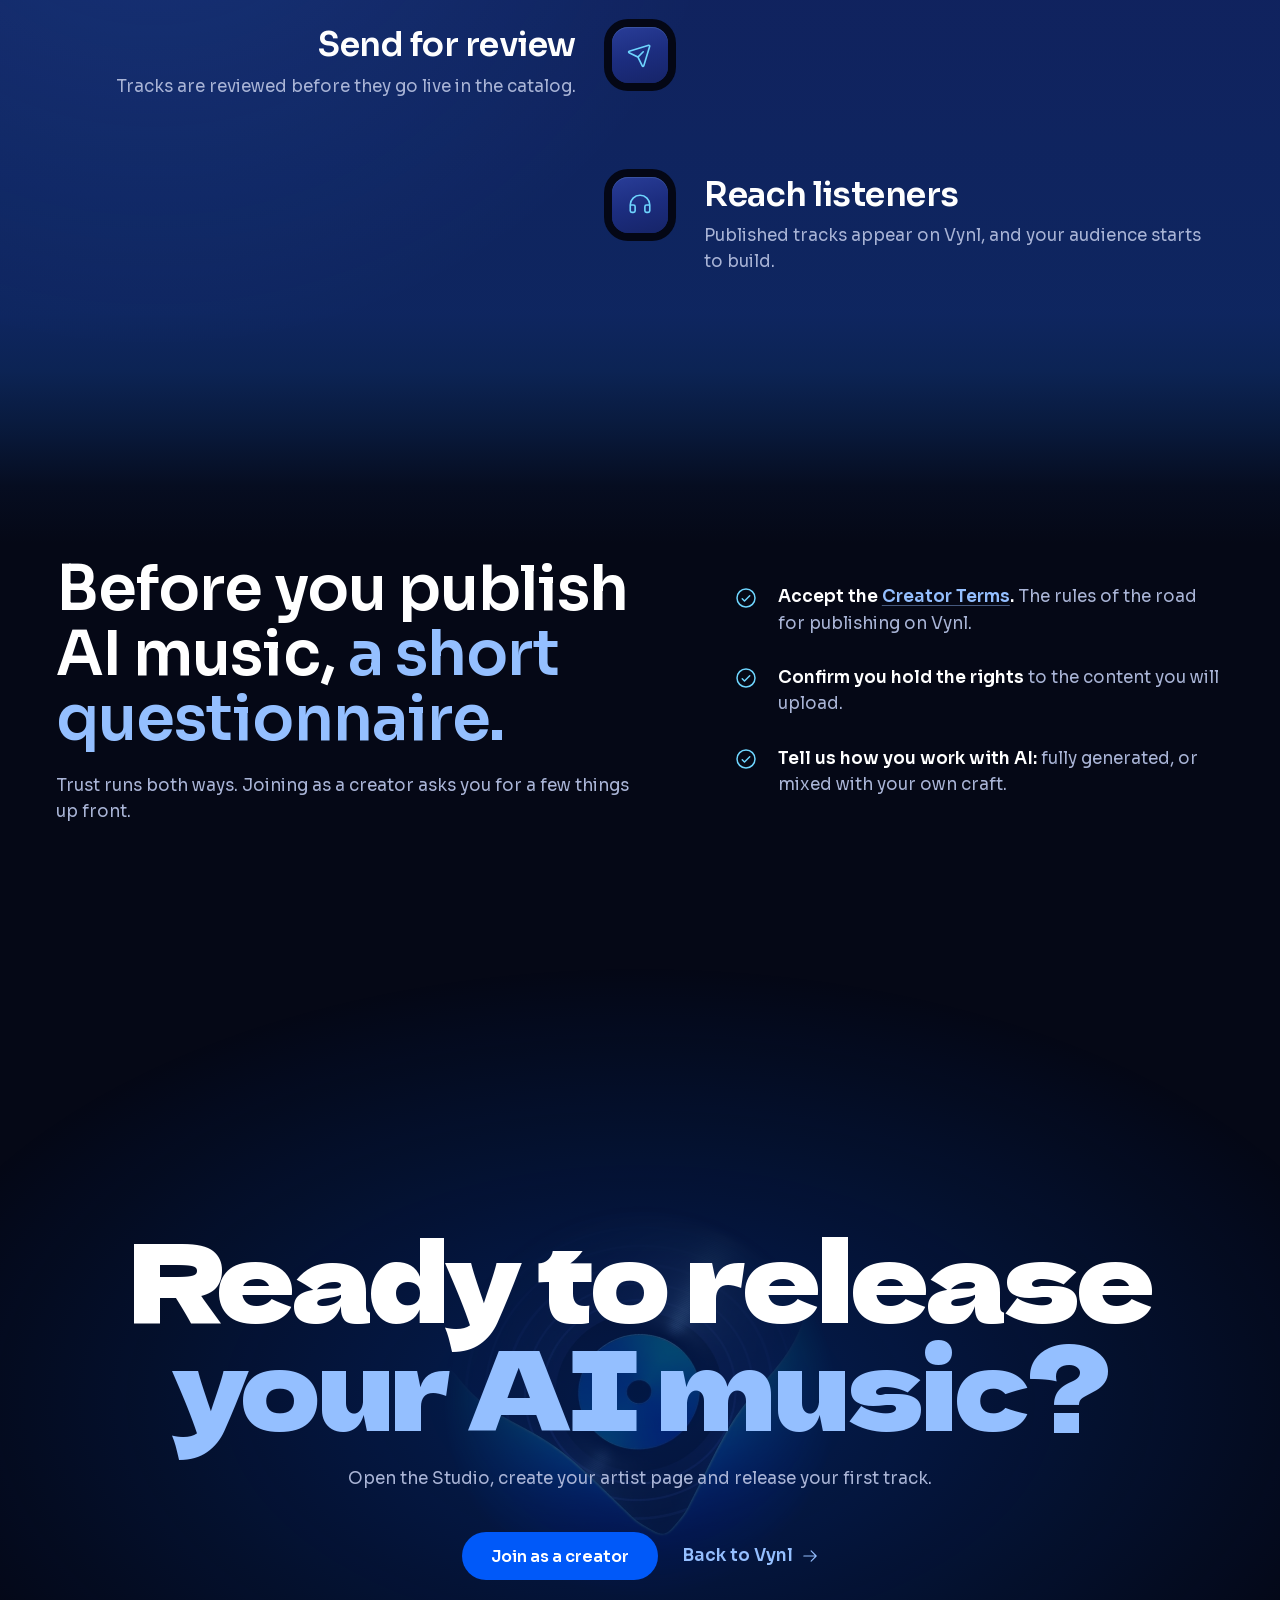
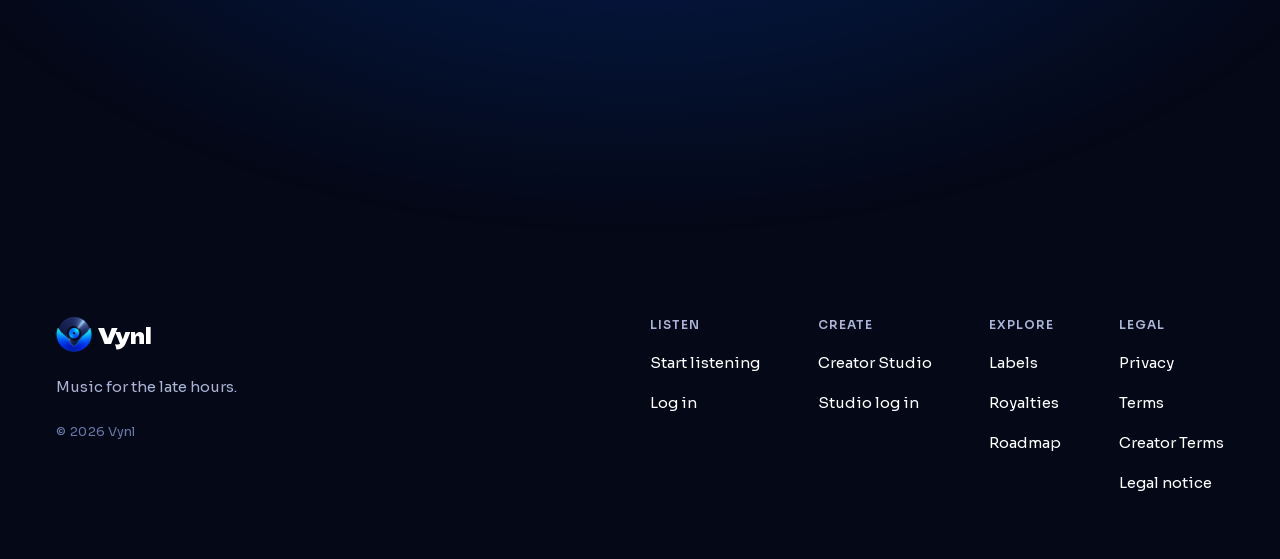
<file: creators.html>
<!DOCTYPE html>
<html lang="en">
<head>
  <meta charset="utf-8">
  <meta name="viewport" content="width=device-width, initial-scale=1">
  <title>Creator Studio for AI Artists | Vynl</title>
  <meta name="description" content="Release AI music on Vynl: upload tracks, build releases, shape your artist page and declare how AI was used. A creator studio for AI artists and AI-assisted music.">
  <meta name="theme-color" content="#050816">
  <meta property="og:site_name" content="Vynl">
  <meta property="og:type" content="website">
  <meta property="og:title" content="Creator Studio for AI Artists | Vynl">
  <meta property="og:description" content="A creator studio for AI artists: upload, release, and declare how your AI music was made.">
  <meta name="twitter:card" content="summary">
  <link rel="icon" href="favicon.ico?v=2" sizes="any">
  <link rel="icon" href="favicon-32.png?v=2" type="image/png" sizes="32x32">
  <link rel="icon" href="favicon-192.png?v=2" type="image/png" sizes="192x192">
  <link rel="apple-touch-icon" href="apple-touch-icon.png?v=2">
  <link rel="preload" href="assets/fonts/dela-gothic-one-latin.woff2" as="font" type="font/woff2" crossorigin>
  <link rel="preload" href="assets/fonts/sora-latin.woff2" as="font" type="font/woff2" crossorigin>
  <link rel="stylesheet" href="css/style.css">
  <script>document.documentElement.classList.add("js");</script>
</head>
<body>
  <a class="skip-link" href="#main">Skip to content</a>

  <header class="site-header" data-open="false">
    <div class="container site-header__inner">
      <a class="logo" href="index.html" aria-label="Vynl, home">
        <img class="logo__mark" src="assets/vynl-icon.png" alt="" width="36" height="36">
        <span class="logo__word">Vynl</span>
      </a>

      <nav class="nav" id="site-nav" aria-label="Main">
        <a href="transparency.html#labels">Labels</a>
        <a href="transparency.html#royalties">Royalties</a>
        <a href="creators.html" aria-current="page">Creators</a>
        <a href="roadmap.html">Roadmap</a>
        <a class="nav__mobile-only" href="https://app.vynl.ch/login" data-link="login" target="_blank" rel="noopener">Log in</a>
      </nav>

      <div class="header-actions">
        <a class="login" href="https://app.vynl.ch/login" data-link="login" target="_blank" rel="noopener">Log in</a>
        <a class="btn btn--primary btn--sm" href="https://app.vynl.ch/signup" data-link="signup" target="_blank" rel="noopener">Start listening</a>
        <button class="nav-toggle" type="button" aria-expanded="false" aria-controls="site-nav" aria-label="Open menu">
          <svg class="icon icon--open" aria-hidden="true" focusable="false"><use href="assets/icons.svg#menu"/></svg>
          <svg class="icon icon--close" aria-hidden="true" focusable="false"><use href="assets/icons.svg#close"/></svg>
        </button>
      </div>
    </div>
  </header>

  <main id="main">

    <section class="hero--page has-grooves">
      <div class="grooves" aria-hidden="true"></div>
      <div class="container hero--page__inner">
        <h1>
          <span class="line"><span class="w"><span style="--d:0">The</span></span> <span class="w"><span style="--d:1">creator</span></span> <span class="w"><span style="--d:2">studio</span></span></span>
          <span class="line line--grad"><span class="w"><span style="--d:3">for</span></span> <span class="w"><span style="--d:4">AI</span></span> <span class="w"><span style="--d:5">artists.</span></span></span>
        </h1>
        <p class="hero__lead rise" style="--i:0">Upload your AI music, group tracks into releases, and declare how AI was used on each one.</p>
        <div class="btn-row rise" style="--i:1">
          <a class="btn btn--primary" href="https://creator.vynl.ch/signup" data-link="creatorSignup" target="_blank" rel="noopener">Join as a creator</a>
          <a class="link-arrow" href="https://creator.vynl.ch/login" data-link="creatorLogin" target="_blank" rel="noopener">Studio log in <svg class="icon" aria-hidden="true" focusable="false"><use href="assets/icons.svg#arrow"/></svg></a>
        </div>
      </div>
      <div class="hero__art hero__art--logo rise" style="--i:2">
        <img src="assets/vynl-logo-720.webp" alt="The Vynl logo: a vinyl record with a blue wave in the shape of a V" width="720" height="720" fetchpriority="high">
      </div>
    </section>

    <!-- Bento penché : huit fonctionnalités, huit cellules -->
    <section class="section" id="studio">
      <div class="container">
        <div class="section__head" data-reveal>
          <h2>Everything an AI artist needs <em>to release music.</em></h2>
          <p>What is live in the beta today, and what is still on the way.</p>
        </div>
        <div class="bento">
          <article class="tile b-5" style="--r:-1.2deg;--y:0px">
            <div class="tile__top"><span class="tile-icon"><svg class="icon" aria-hidden="true" focusable="false"><use href="assets/icons.svg#music"/></svg></span><span class="status">Live</span></div>
            <h3>Music</h3>
            <p>Upload your audio, keep tracks as drafts and send them for review when they are ready.</p>
            
          </article>
          <article class="tile b-7 tile--accent" style="--r:0.8deg;--y:-22px">
            <div class="tile__top"><span class="tile-icon"><svg class="icon" aria-hidden="true" focusable="false"><use href="assets/icons.svg#shield"/></svg></span><span class="status">Live</span></div>
            <h3>AI declaration</h3>
            <p>Declare each track as AI-assisted or AI-generated. Your declarations are kept as a history, never overwritten.</p>
            <p class="dev-note">AI-assisted tracks are not accepted yet during the beta. <a href="roadmap.html#next">See the roadmap</a></p>
            <svg class="icon tile__ghost" aria-hidden="true" focusable="false"><use href="assets/icons.svg#shield"/></svg>
          </article>
          <article class="tile b-7" style="--r:1deg;--y:10px">
            <div class="tile__top"><span class="tile-icon"><svg class="icon" aria-hidden="true" focusable="false"><use href="assets/icons.svg#vinyl"/></svg></span><span class="status">Live</span></div>
            <h3>Releases</h3>
            <p>Group tracks into singles, EPs, albums and compilations, and reorder them as you go.</p>
            
          </article>
          <article class="tile b-5" style="--r:-1.5deg;--y:-18px">
            <div class="tile__top"><span class="tile-icon"><svg class="icon" aria-hidden="true" focusable="false"><use href="assets/icons.svg#artist"/></svg></span><span class="status">Live</span></div>
            <h3>Artist page</h3>
            <p>An avatar, a banner, your bio and your country: your public presence on Vynl.</p>
            
          </article>
          <article class="tile b-4" style="--r:-0.8deg;--y:6px">
            <div class="tile__top"><span class="tile-icon"><svg class="icon" aria-hidden="true" focusable="false"><use href="assets/icons.svg#audience"/></svg></span><span class="status">Live</span></div>
            <h3>Audience</h3>
            <p>Your follower count and how it grew over the last thirty days.</p>
            
          </article>
          <article class="tile b-8" style="--r:1.1deg;--y:-12px">
            <div class="tile__top"><span class="tile-icon"><svg class="icon" aria-hidden="true" focusable="false"><use href="assets/icons.svg#chart"/></svg></span><span class="status">Live</span></div>
            <h3>Catalog analytics</h3>
            <p>Your catalog at a glance: tracks by status, releases by type, how much is AI-assisted or AI-generated, total duration.</p>
            
          </article>
          <article class="tile b-5" style="--r:1.4deg;--y:8px">
            <div class="tile__top"><span class="tile-icon"><svg class="icon" aria-hidden="true" focusable="false"><use href="assets/icons.svg#wave"/></svg></span><span class="status">Live</span></div>
            <h3>Listening stats</h3>
            <p>Listens, top tracks, how listeners find you, and the countries and devices they listen from.</p>
          </article>
          <article class="tile b-7 tile--soon" style="--r:-1deg;--y:-8px">
            <div class="tile__top"><span class="tile-icon"><svg class="icon" aria-hidden="true" focusable="false"><use href="assets/icons.svg#coins"/></svg></span><span class="status status--soon">Coming</span></div>
            <h3>Revenue and wallet</h3>
            <p>Royalties and payouts, once the royalty model goes live. Artists on Vynl during the beta are paid on their plays since the start.</p>
            <p class="dev-note">In development. <a href="roadmap.html#next">See the roadmap</a></p>
          </article>
        </div>
      </div>
    </section>

    <!-- Frise verticale en zigzag -->
    <section class="section section--tint" id="how">
      <div class="container">
        <div class="section__head" data-reveal>
          <h2>How to release AI music <em>in four steps.</em></h2>
        </div>
        <div class="timeline">
          <div class="timeline__line" aria-hidden="true"></div>
          <ol class="timeline__list">
            <li class="timeline__item"><span class="tile-icon"><svg class="icon" aria-hidden="true" focusable="false"><use href="assets/icons.svg#artist"/></svg></span><h3>Create your artist page</h3><p>Pick a name, then add an avatar, a banner and a few words about you.</p></li>
            <li class="timeline__item"><span class="tile-icon"><svg class="icon" aria-hidden="true" focusable="false"><use href="assets/icons.svg#upload"/></svg></span><h3>Upload and declare</h3><p>Add your audio, group tracks into a release and declare how AI was used on each one.</p></li>
            <li class="timeline__item"><span class="tile-icon"><svg class="icon" aria-hidden="true" focusable="false"><use href="assets/icons.svg#send"/></svg></span><h3>Send for review</h3><p>Tracks are reviewed before they go live in the catalog.</p></li>
            <li class="timeline__item"><span class="tile-icon"><svg class="icon" aria-hidden="true" focusable="false"><use href="assets/icons.svg#headphones"/></svg></span><h3>Reach listeners</h3><p>Published tracks appear on Vynl, and your audience starts to build.</p></li>
          </ol>
        </div>
      </div>
    </section>

    <!-- Questionnaire -->
    <section class="section" id="terms">
      <div class="container split">
        <div data-reveal>
          <h2>Before you publish AI music, <em>a short questionnaire.</em></h2>
          <p class="split__lead">Trust runs both ways. Joining as a creator asks you for a few things up front.</p>
        </div>
        <ul class="checks" data-reveal>
          <li><svg class="icon" aria-hidden="true" focusable="false"><use href="assets/icons.svg#check"/></svg><span><strong>Accept the <a class="text-link" href="creator-terms.html">Creator Terms</a>.</strong> The rules of the road for publishing on Vynl.</span></li>
          <li><svg class="icon" aria-hidden="true" focusable="false"><use href="assets/icons.svg#check"/></svg><span><strong>Confirm you hold the rights</strong> to the content you will upload.</span></li>
          <li><svg class="icon" aria-hidden="true" focusable="false"><use href="assets/icons.svg#check"/></svg><span><strong>Tell us how you work with AI:</strong> fully generated, or mixed with your own craft.</span></li>
        </ul>
      </div>
    </section>

    <section class="cta has-grooves">
      <img class="cta__mark" src="assets/vynl-logo-720.webp" alt="" width="720" height="720" loading="lazy">
      <div class="container" data-reveal>
        <h2>Ready to release <em>your AI music?</em></h2>
        <p>Open the Studio, create your artist page and release your first track.</p>
        <div class="btn-row">
          <a class="btn btn--primary" href="https://creator.vynl.ch/signup" data-link="creatorSignup" target="_blank" rel="noopener">Join as a creator</a>
          <a class="link-arrow" href="index.html">Back to Vynl <svg class="icon" aria-hidden="true" focusable="false"><use href="assets/icons.svg#arrow"/></svg></a>
        </div>
      </div>
    </section>
  </main>

  <footer class="site-footer">
    <div class="container">
      <div class="site-footer__top">
        <div class="site-footer__brand">
          <a class="logo" href="index.html" aria-label="Vynl, home">
            <img class="logo__mark" src="assets/vynl-icon.png" alt="" width="36" height="36">
            <span class="logo__word">Vynl</span>
          </a>
          <p>Music for the late hours.</p>
          <p class="site-footer__legal">&copy; <span data-year>2026</span> Vynl</p>
        </div>
        <nav class="footer-links" aria-label="Footer">
          <div class="footer-links__col">
            <p class="footer-links__title">Listen</p>
            <ul>
              <li><a href="https://app.vynl.ch/signup" data-link="signup" target="_blank" rel="noopener">Start listening</a></li>
              <li><a href="https://app.vynl.ch/login" data-link="login" target="_blank" rel="noopener">Log in</a></li>
            </ul>
          </div>
          <div class="footer-links__col">
            <p class="footer-links__title">Create</p>
            <ul>
              <li><a href="creators.html">Creator Studio</a></li>
              <li><a href="https://creator.vynl.ch/login" data-link="creatorLogin" target="_blank" rel="noopener">Studio log in</a></li>
            </ul>
          </div>
          <div class="footer-links__col">
            <p class="footer-links__title">Explore</p>
            <ul>
              <li><a href="transparency.html#labels">Labels</a></li>
              <li><a href="transparency.html#royalties">Royalties</a></li>
              <li><a href="roadmap.html">Roadmap</a></li>
            </ul>
          </div>
          <div class="footer-links__col">
            <p class="footer-links__title">Legal</p>
            <ul>
              <li><a href="privacy.html">Privacy</a></li>
              <li><a href="terms.html">Terms</a></li>
              <li><a href="creator-terms.html">Creator Terms</a></li>
              <li><a href="legal-notice.html">Legal notice</a></li>
            </ul>
          </div>
        </nav>
      </div>
    </div>
  </footer>

  <script src="js/config.js"></script>
  <script src="js/main.js"></script>
  <script src="assets/vendor/gsap.min.js"></script>
  <script src="assets/vendor/ScrollTrigger.min.js"></script>
  <script src="js/motion.js"></script>
</body>
</html>
</file>
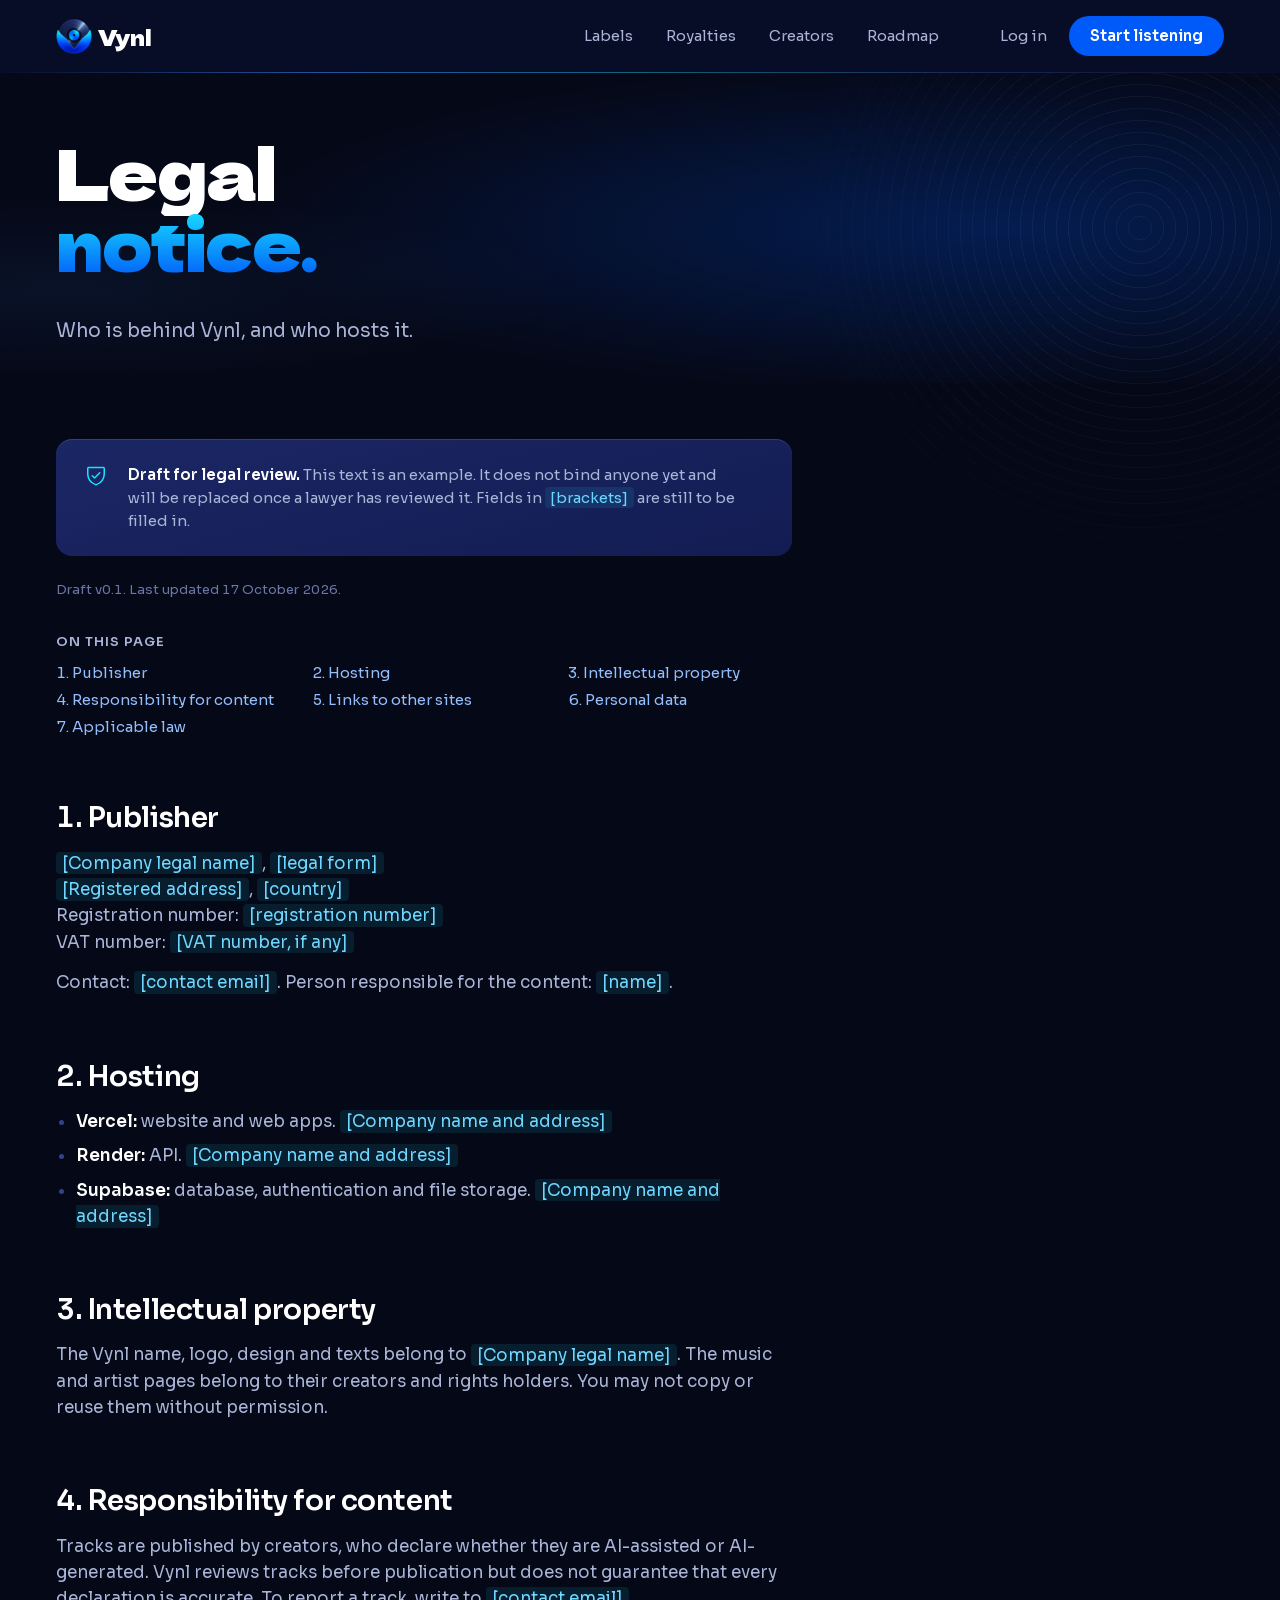
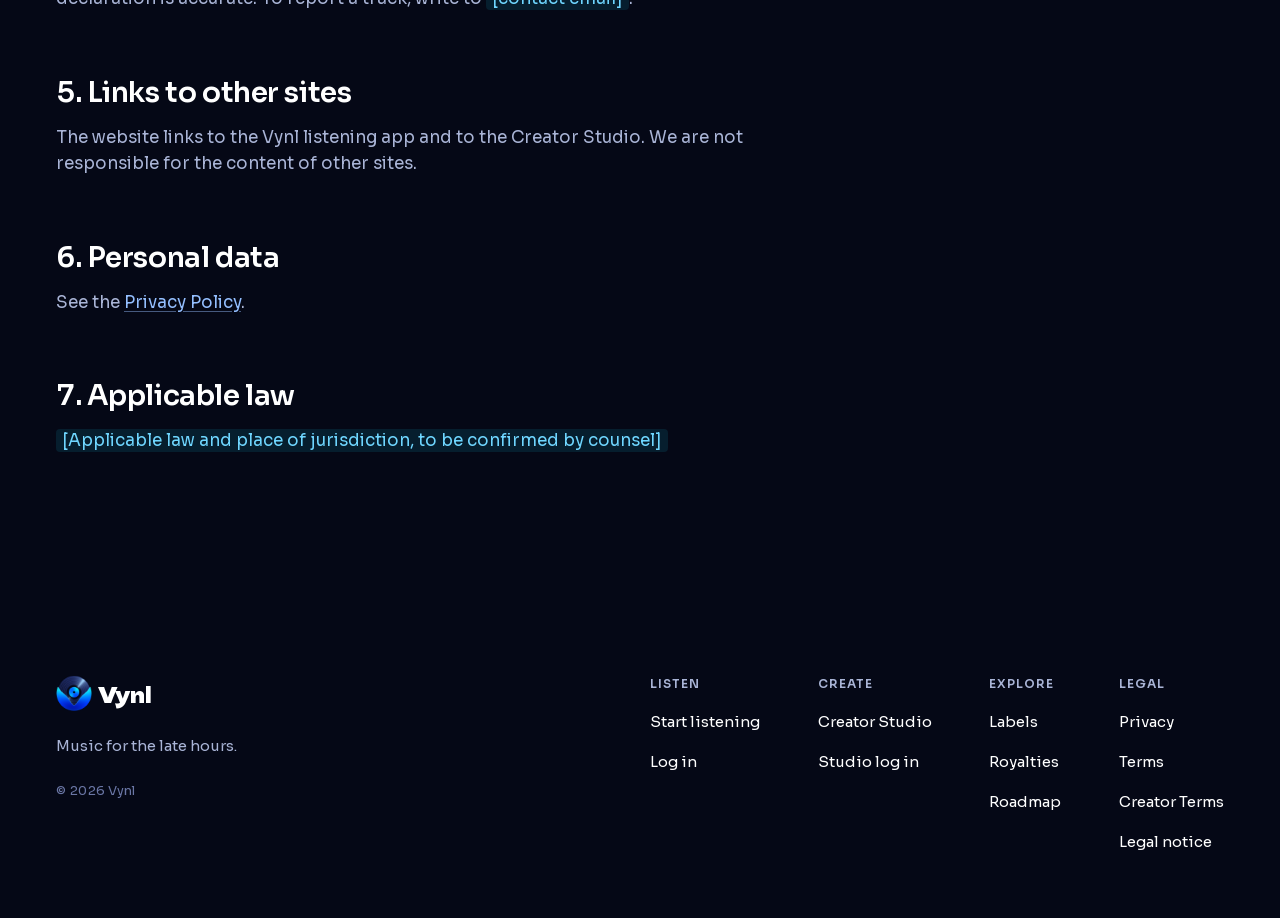
<file: legal-notice.html>
<!DOCTYPE html>
<html lang="en">
<head>
  <meta charset="utf-8">
  <meta name="viewport" content="width=device-width, initial-scale=1">
  <title>Legal Notice (Draft) | Vynl</title>
  <meta name="description" content="Who publishes Vynl, who hosts it, and who to contact. Draft text, under legal review.">
  <meta name="theme-color" content="#050816">
  <meta name="robots" content="noindex">
  <meta property="og:site_name" content="Vynl">
  <meta property="og:type" content="website">
  <meta property="og:title" content="Legal Notice (Draft) | Vynl">
  <meta property="og:description" content="Who publishes Vynl, who hosts it, and who to contact. Draft text, under legal review.">
  <meta name="twitter:card" content="summary">
  <link rel="icon" href="favicon.ico?v=2" sizes="any">
  <link rel="icon" href="favicon-32.png?v=2" type="image/png" sizes="32x32">
  <link rel="icon" href="favicon-192.png?v=2" type="image/png" sizes="192x192">
  <link rel="apple-touch-icon" href="apple-touch-icon.png?v=2">
  <link rel="preload" href="assets/fonts/dela-gothic-one-latin.woff2" as="font" type="font/woff2" crossorigin>
  <link rel="preload" href="assets/fonts/sora-latin.woff2" as="font" type="font/woff2" crossorigin>
  <link rel="stylesheet" href="css/style.css">
  <script>document.documentElement.classList.add("js");</script>
</head>
<body>
  <a class="skip-link" href="#main">Skip to content</a>

  <header class="site-header" data-open="false">
    <div class="container site-header__inner">
      <a class="logo" href="index.html" aria-label="Vynl, home">
        <img class="logo__mark" src="assets/vynl-icon.png" alt="" width="36" height="36">
        <span class="logo__word">Vynl</span>
      </a>

      <nav class="nav" id="site-nav" aria-label="Main">
        <a href="transparency.html#labels">Labels</a>
        <a href="transparency.html#royalties">Royalties</a>
        <a href="creators.html">Creators</a>
        <a href="roadmap.html">Roadmap</a>
        <a class="nav__mobile-only" href="https://app.vynl.ch/login" data-link="login" target="_blank" rel="noopener">Log in</a>
      </nav>

      <div class="header-actions">
        <a class="login" href="https://app.vynl.ch/login" data-link="login" target="_blank" rel="noopener">Log in</a>
        <a class="btn btn--primary btn--sm" href="https://app.vynl.ch/signup" data-link="signup" target="_blank" rel="noopener">Start listening</a>
        <button class="nav-toggle" type="button" aria-expanded="false" aria-controls="site-nav" aria-label="Open menu">
          <svg class="icon icon--open" aria-hidden="true" focusable="false"><use href="assets/icons.svg#menu"/></svg>
          <svg class="icon icon--close" aria-hidden="true" focusable="false"><use href="assets/icons.svg#close"/></svg>
        </button>
      </div>
    </div>
  </header>

  <main id="main">

    <section class="hero--page hero--legal has-grooves">
      <div class="grooves" aria-hidden="true"></div>
      <div class="container hero--page__inner">
        <h1>
          <span class="line"><span class="w"><span style="--d:0">Legal</span></span></span>
          <span class="line line--grad"><span class="w"><span style="--d:1">notice.</span></span></span>
        </h1>
        <p class="hero__lead rise" style="--i:0">Who is behind Vynl, and who hosts it.</p>
      </div>
    </section>

    <section class="legal">
      <div class="container">
        <div class="legal__inner">
          <div class="notice" data-reveal>
            <svg class="icon" aria-hidden="true" focusable="false"><use href="assets/icons.svg#shield"/></svg>
            <p><strong>Draft for legal review.</strong> This text is an example. It does not bind anyone yet and will be replaced once a lawyer has reviewed it. Fields in <span class="ph">[brackets]</span> are still to be filled in.</p>
          </div>
          <p class="legal__meta">Draft v0.1. Last updated 17 October 2026.</p>
          <nav class="legal__toc" aria-label="On this page">
            <p>On this page</p>
            <ol>
              <li><a href="#publisher">1. Publisher</a></li>
              <li><a href="#hosting">2. Hosting</a></li>
              <li><a href="#ip">3. Intellectual property</a></li>
              <li><a href="#content">4. Responsibility for content</a></li>
              <li><a href="#links">5. Links to other sites</a></li>
              <li><a href="#data">6. Personal data</a></li>
              <li><a href="#law">7. Applicable law</a></li>
            </ol>
          </nav>

          <div class="legal__body">
            <h2 id="publisher">1. Publisher</h2>
            <p><span class="ph">[Company legal name]</span>, <span class="ph">[legal form]</span><br><span class="ph">[Registered address]</span>, <span class="ph">[country]</span><br>Registration number: <span class="ph">[registration number]</span><br>VAT number: <span class="ph">[VAT number, if any]</span></p>
            <p>Contact: <span class="ph">[contact email]</span>. Person responsible for the content: <span class="ph">[name]</span>.</p>

            <h2 id="hosting">2. Hosting</h2>
            <ul>
              <li><strong>Vercel:</strong> website and web apps. <span class="ph">[Company name and address]</span></li>
              <li><strong>Render:</strong> API. <span class="ph">[Company name and address]</span></li>
              <li><strong>Supabase:</strong> database, authentication and file storage. <span class="ph">[Company name and address]</span></li>
            </ul>

            <h2 id="ip">3. Intellectual property</h2>
            <p>The Vynl name, logo, design and texts belong to <span class="ph">[Company legal name]</span>. The music and artist pages belong to their creators and rights holders. You may not copy or reuse them without permission.</p>

            <h2 id="content">4. Responsibility for content</h2>
            <p>Tracks are published by creators, who declare whether they are AI-assisted or AI-generated. Vynl reviews tracks before publication but does not guarantee that every declaration is accurate. To report a track, write to <span class="ph">[contact email]</span>.</p>

            <h2 id="links">5. Links to other sites</h2>
            <p>The website links to the Vynl listening app and to the Creator Studio. We are not responsible for the content of other sites.</p>

            <h2 id="data">6. Personal data</h2>
            <p>See the <a href="privacy.html">Privacy Policy</a>.</p>

            <h2 id="law">7. Applicable law</h2>
            <p><span class="ph">[Applicable law and place of jurisdiction, to be confirmed by counsel]</span></p>
          </div>
        </div>
      </div>
    </section>
  </main>

  <footer class="site-footer">
    <div class="container">
      <div class="site-footer__top">
        <div class="site-footer__brand">
          <a class="logo" href="index.html" aria-label="Vynl, home">
            <img class="logo__mark" src="assets/vynl-icon.png" alt="" width="36" height="36">
            <span class="logo__word">Vynl</span>
          </a>
          <p>Music for the late hours.</p>
          <p class="site-footer__legal">&copy; <span data-year>2026</span> Vynl</p>
        </div>
        <nav class="footer-links" aria-label="Footer">
          <div class="footer-links__col">
            <p class="footer-links__title">Listen</p>
            <ul>
              <li><a href="https://app.vynl.ch/signup" data-link="signup" target="_blank" rel="noopener">Start listening</a></li>
              <li><a href="https://app.vynl.ch/login" data-link="login" target="_blank" rel="noopener">Log in</a></li>
            </ul>
          </div>
          <div class="footer-links__col">
            <p class="footer-links__title">Create</p>
            <ul>
              <li><a href="creators.html">Creator Studio</a></li>
              <li><a href="https://creator.vynl.ch/login" data-link="creatorLogin" target="_blank" rel="noopener">Studio log in</a></li>
            </ul>
          </div>
          <div class="footer-links__col">
            <p class="footer-links__title">Explore</p>
            <ul>
              <li><a href="transparency.html#labels">Labels</a></li>
              <li><a href="transparency.html#royalties">Royalties</a></li>
              <li><a href="roadmap.html">Roadmap</a></li>
            </ul>
          </div>
          <div class="footer-links__col">
            <p class="footer-links__title">Legal</p>
            <ul>
              <li><a href="privacy.html">Privacy</a></li>
              <li><a href="terms.html">Terms</a></li>
              <li><a href="creator-terms.html">Creator Terms</a></li>
              <li><a href="legal-notice.html">Legal notice</a></li>
            </ul>
          </div>
        </nav>
      </div>
    </div>
  </footer>

  <script src="js/config.js"></script>
  <script src="js/main.js"></script>
  <script src="assets/vendor/gsap.min.js"></script>
  <script src="assets/vendor/ScrollTrigger.min.js"></script>
  <script src="js/motion.js"></script>
</body>
</html>
</file>
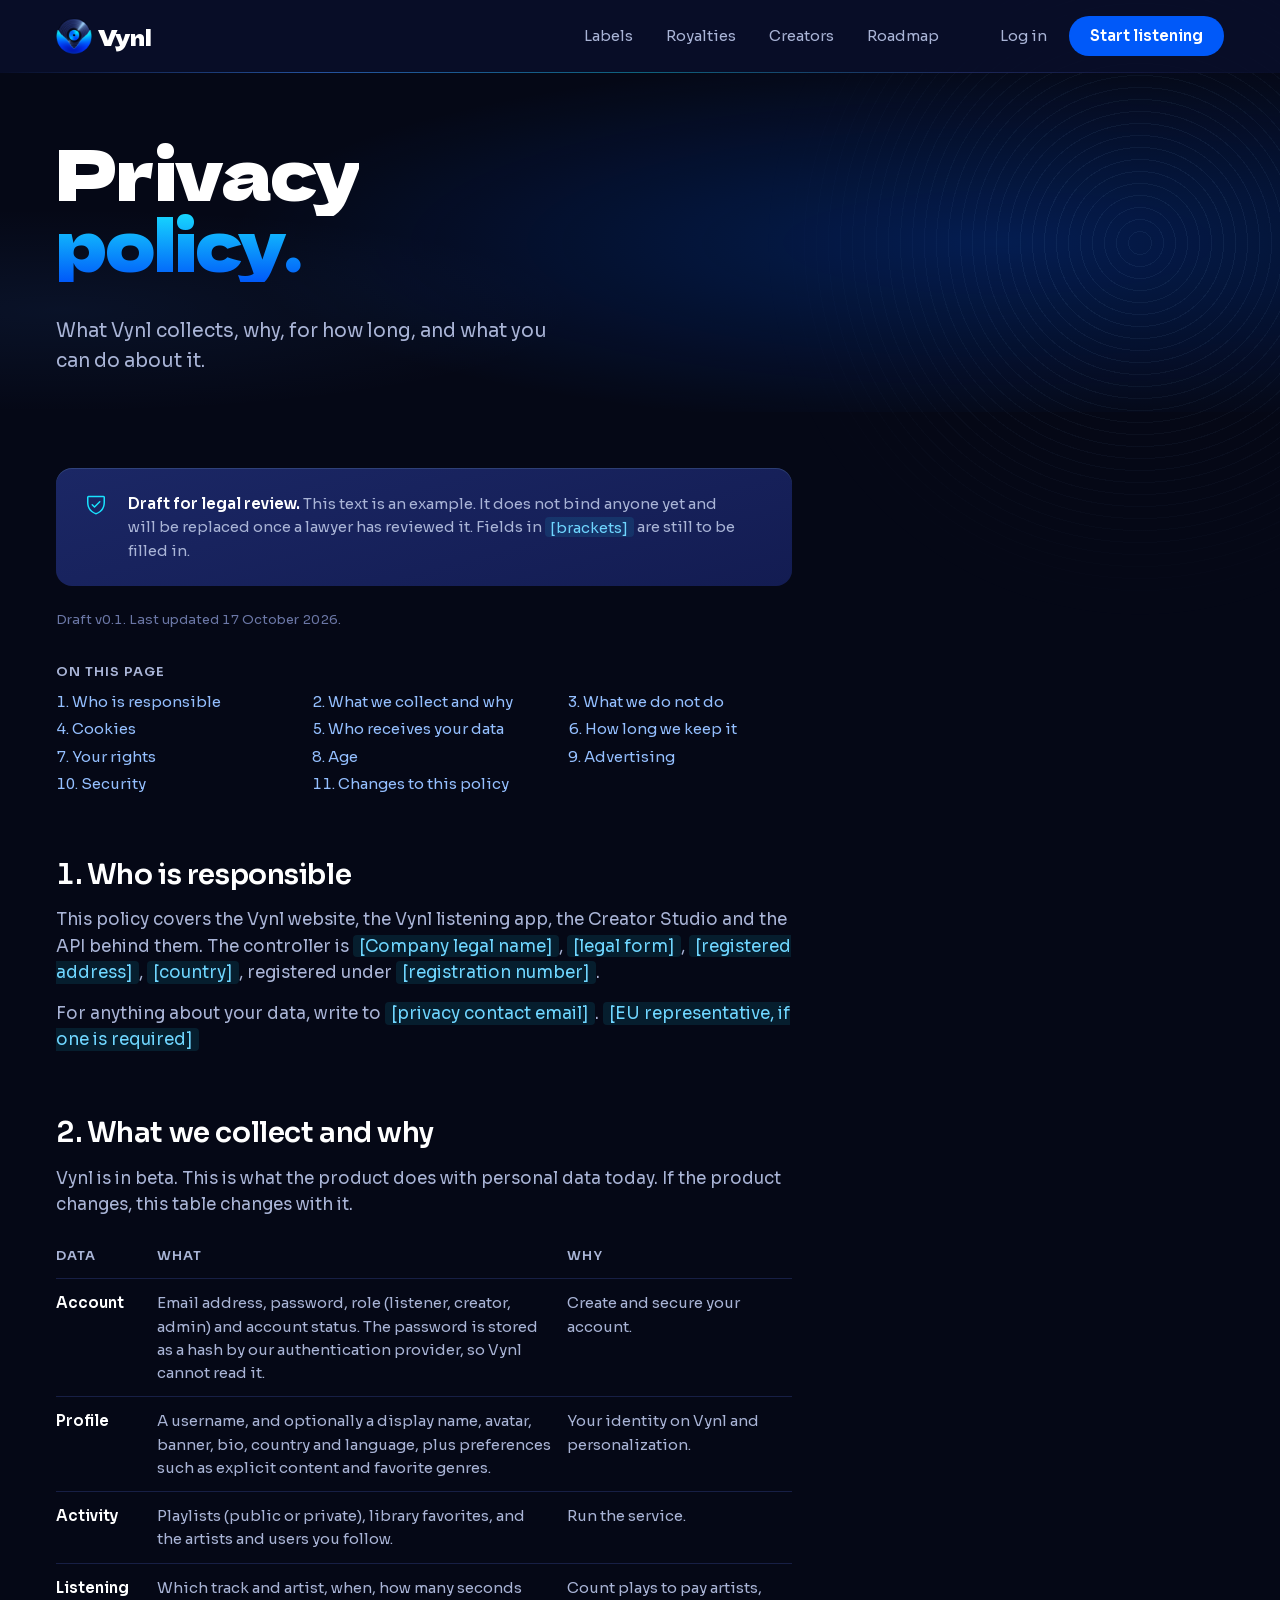
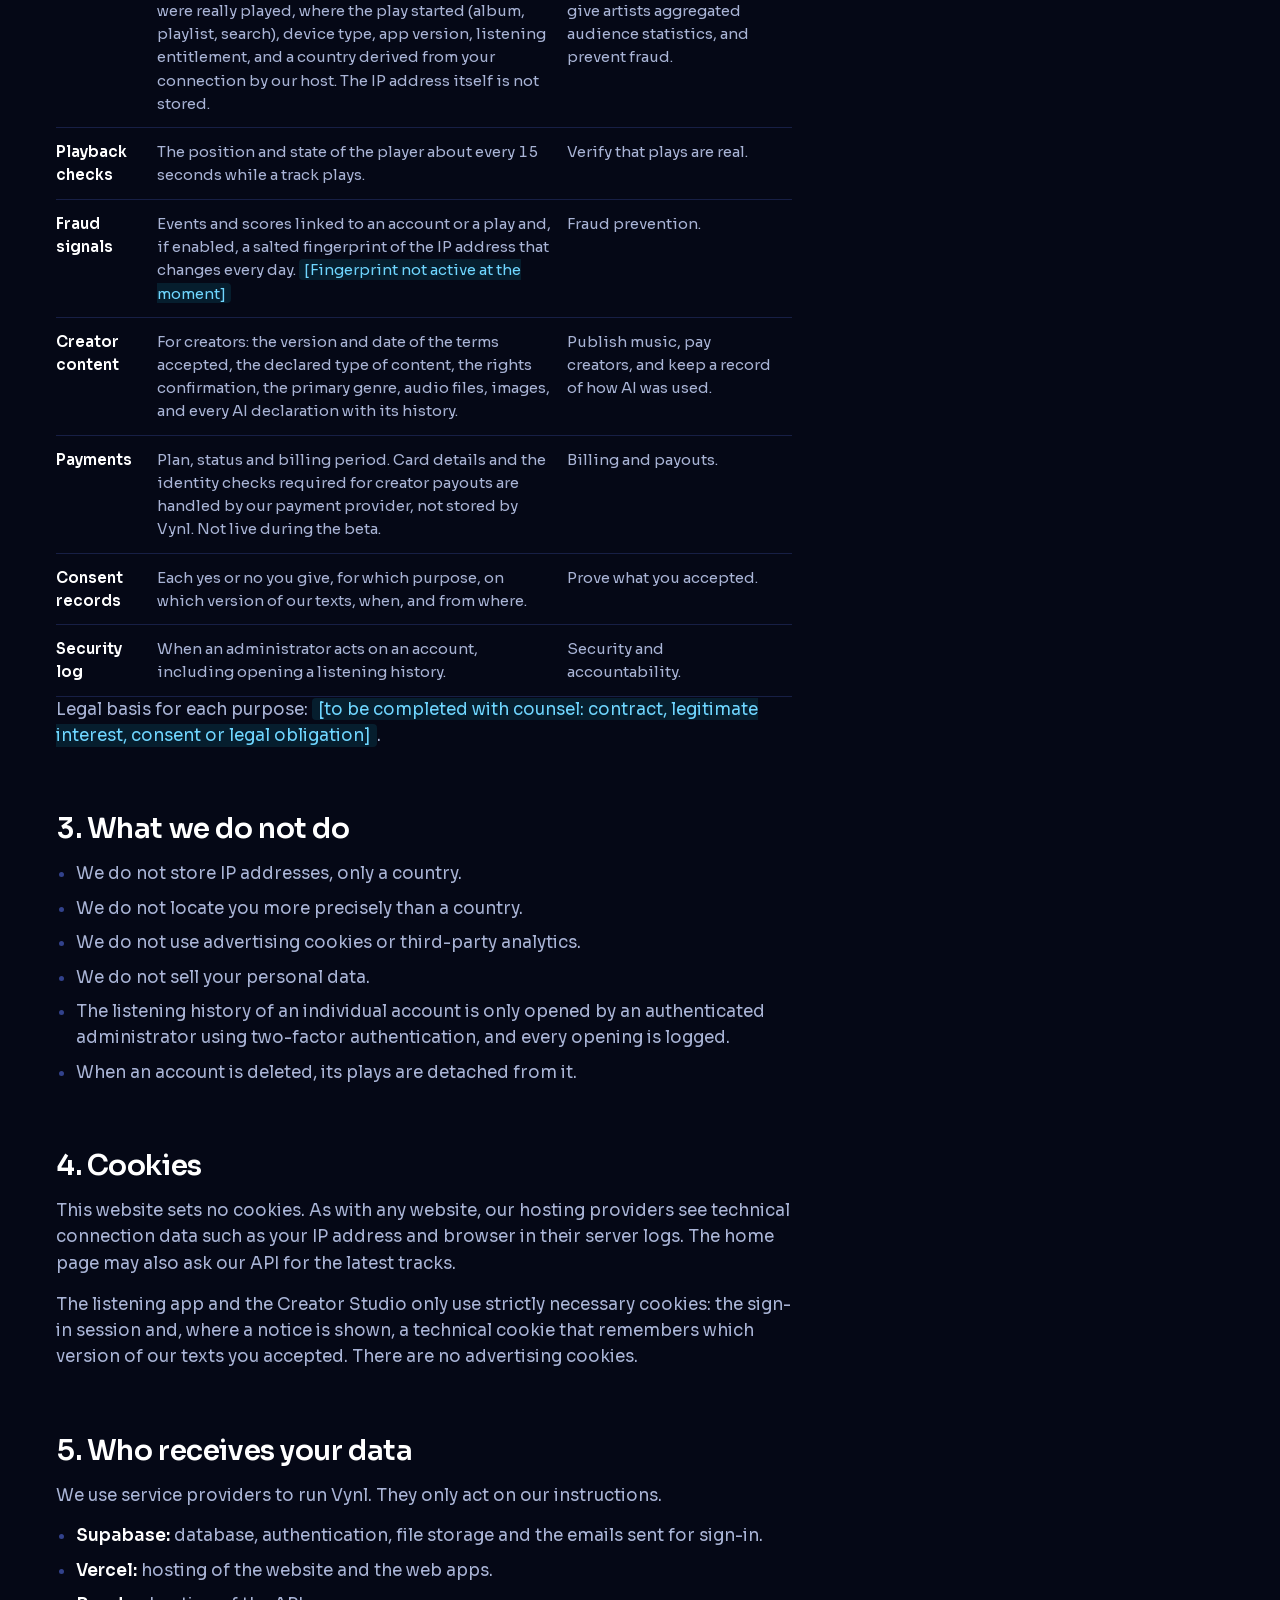
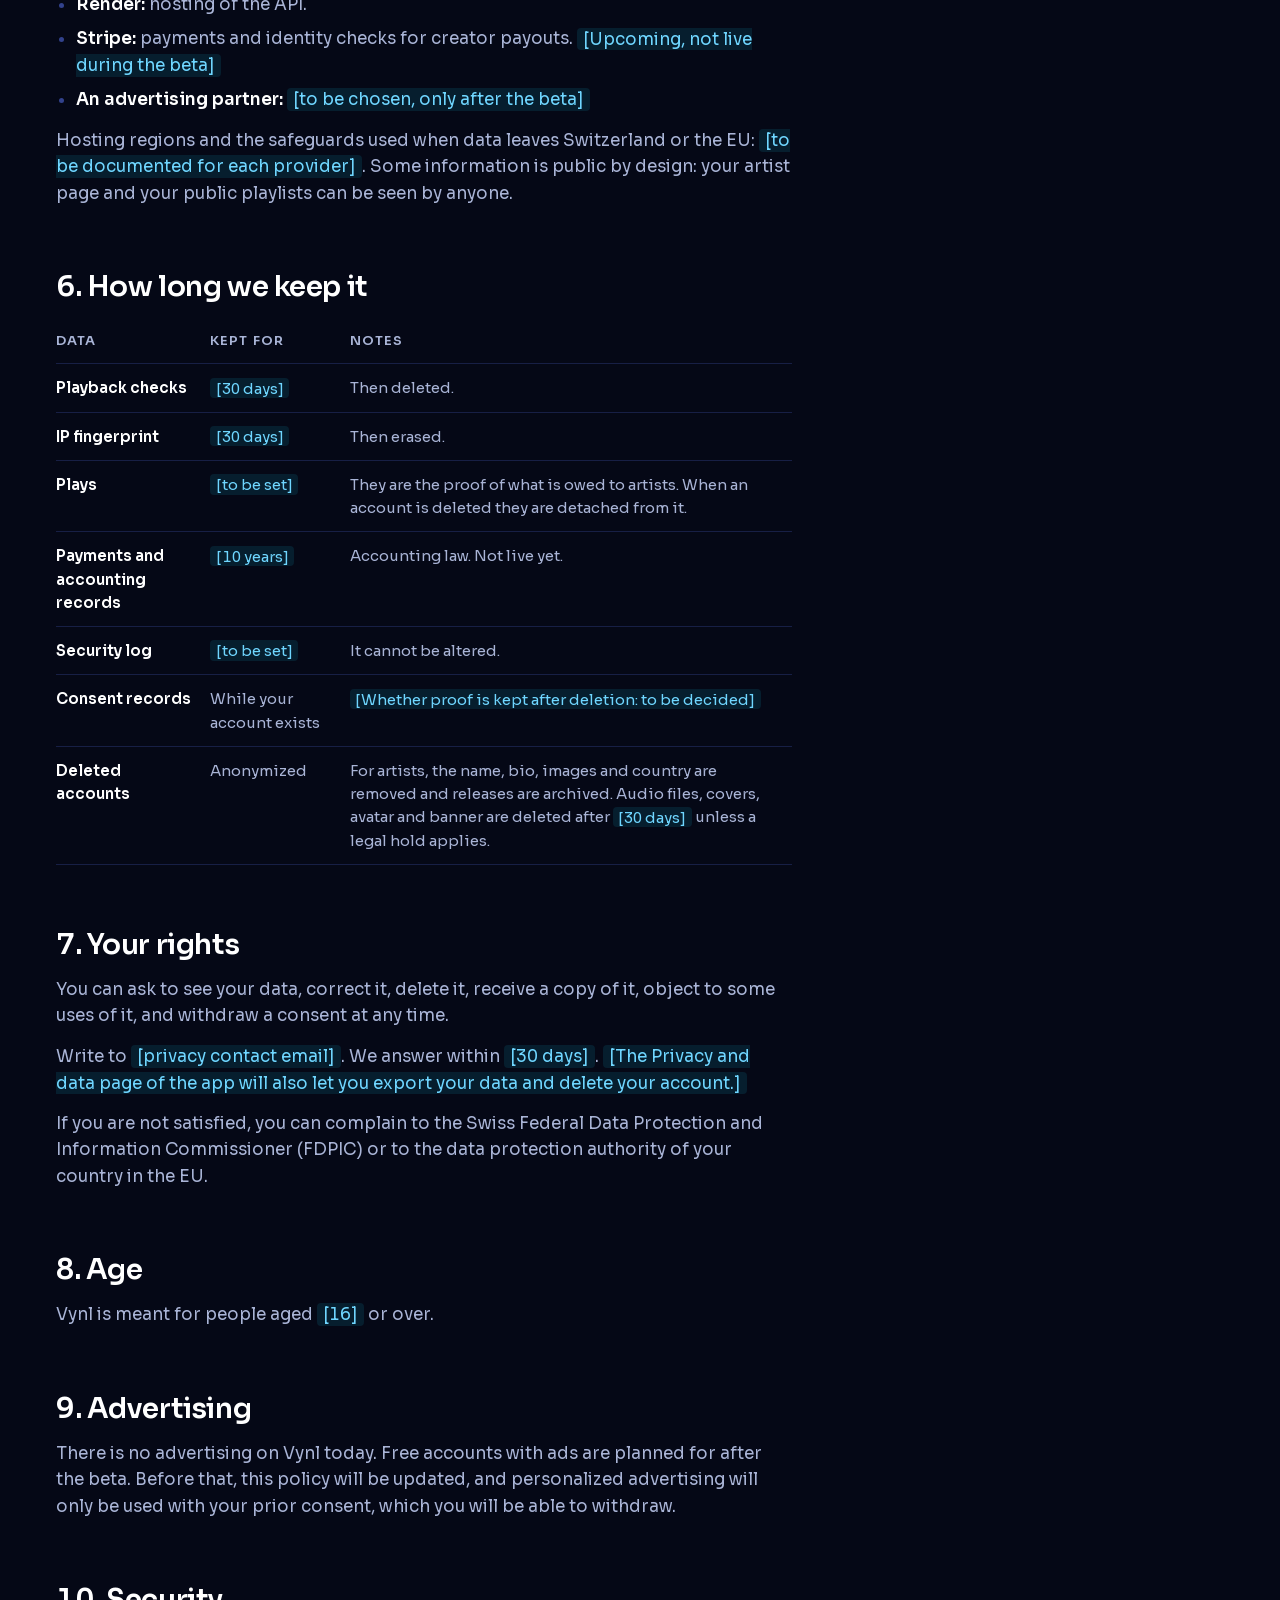
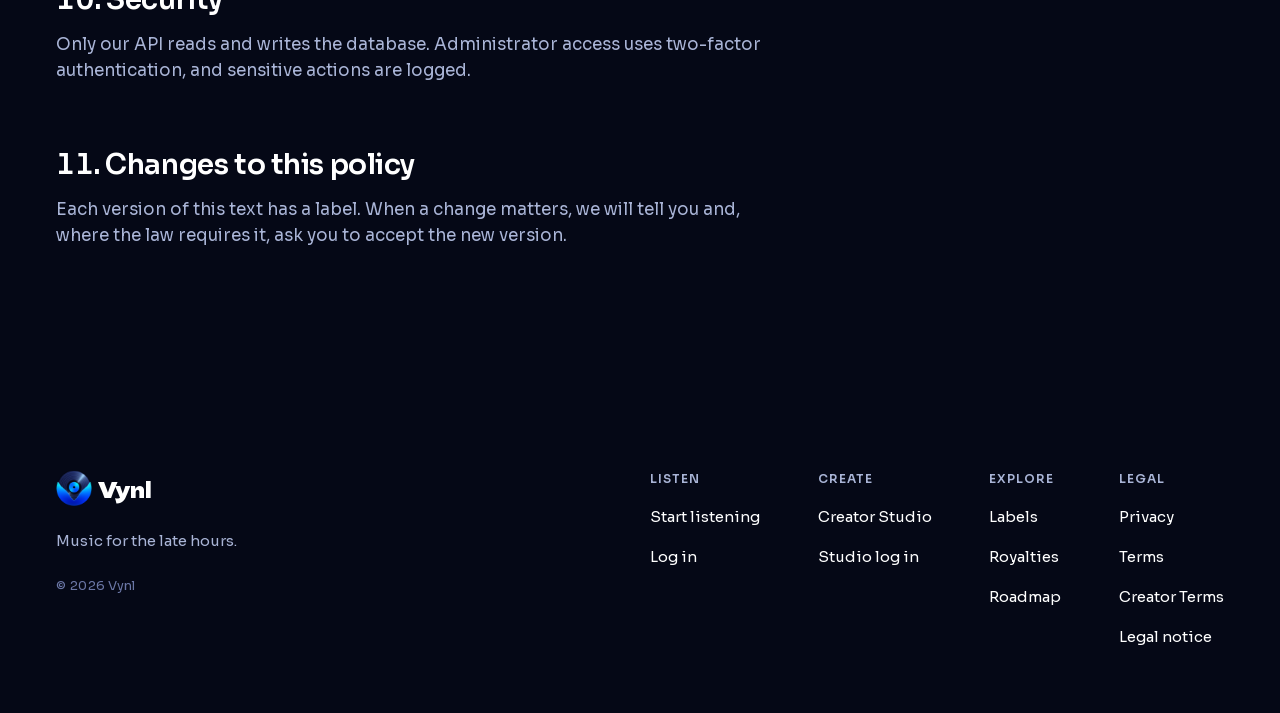
<file: privacy.html>
<!DOCTYPE html>
<html lang="en">
<head>
  <meta charset="utf-8">
  <meta name="viewport" content="width=device-width, initial-scale=1">
  <title>Privacy Policy (Draft) | Vynl</title>
  <meta name="description" content="What Vynl collects about listeners and creators, why, for how long, and your rights. Draft text, under legal review.">
  <meta name="theme-color" content="#050816">
  <meta name="robots" content="noindex">
  <meta property="og:site_name" content="Vynl">
  <meta property="og:type" content="website">
  <meta property="og:title" content="Privacy Policy (Draft) | Vynl">
  <meta property="og:description" content="What Vynl collects about listeners and creators, why, for how long, and your rights. Draft text, under legal review.">
  <meta name="twitter:card" content="summary">
  <link rel="icon" href="favicon.ico?v=2" sizes="any">
  <link rel="icon" href="favicon-32.png?v=2" type="image/png" sizes="32x32">
  <link rel="icon" href="favicon-192.png?v=2" type="image/png" sizes="192x192">
  <link rel="apple-touch-icon" href="apple-touch-icon.png?v=2">
  <link rel="preload" href="assets/fonts/dela-gothic-one-latin.woff2" as="font" type="font/woff2" crossorigin>
  <link rel="preload" href="assets/fonts/sora-latin.woff2" as="font" type="font/woff2" crossorigin>
  <link rel="stylesheet" href="css/style.css">
  <script>document.documentElement.classList.add("js");</script>
</head>
<body>
  <a class="skip-link" href="#main">Skip to content</a>

  <header class="site-header" data-open="false">
    <div class="container site-header__inner">
      <a class="logo" href="index.html" aria-label="Vynl, home">
        <img class="logo__mark" src="assets/vynl-icon.png" alt="" width="36" height="36">
        <span class="logo__word">Vynl</span>
      </a>

      <nav class="nav" id="site-nav" aria-label="Main">
        <a href="transparency.html#labels">Labels</a>
        <a href="transparency.html#royalties">Royalties</a>
        <a href="creators.html">Creators</a>
        <a href="roadmap.html">Roadmap</a>
        <a class="nav__mobile-only" href="https://app.vynl.ch/login" data-link="login" target="_blank" rel="noopener">Log in</a>
      </nav>

      <div class="header-actions">
        <a class="login" href="https://app.vynl.ch/login" data-link="login" target="_blank" rel="noopener">Log in</a>
        <a class="btn btn--primary btn--sm" href="https://app.vynl.ch/signup" data-link="signup" target="_blank" rel="noopener">Start listening</a>
        <button class="nav-toggle" type="button" aria-expanded="false" aria-controls="site-nav" aria-label="Open menu">
          <svg class="icon icon--open" aria-hidden="true" focusable="false"><use href="assets/icons.svg#menu"/></svg>
          <svg class="icon icon--close" aria-hidden="true" focusable="false"><use href="assets/icons.svg#close"/></svg>
        </button>
      </div>
    </div>
  </header>

  <main id="main">

    <section class="hero--page hero--legal has-grooves">
      <div class="grooves" aria-hidden="true"></div>
      <div class="container hero--page__inner">
        <h1>
          <span class="line"><span class="w"><span style="--d:0">Privacy</span></span></span>
          <span class="line line--grad"><span class="w"><span style="--d:1">policy.</span></span></span>
        </h1>
        <p class="hero__lead rise" style="--i:0">What Vynl collects, why, for how long, and what you can do about it.</p>
      </div>
    </section>

    <section class="legal">
      <div class="container">
        <div class="legal__inner">
          <div class="notice" data-reveal>
            <svg class="icon" aria-hidden="true" focusable="false"><use href="assets/icons.svg#shield"/></svg>
            <p><strong>Draft for legal review.</strong> This text is an example. It does not bind anyone yet and will be replaced once a lawyer has reviewed it. Fields in <span class="ph">[brackets]</span> are still to be filled in.</p>
          </div>
          <p class="legal__meta">Draft v0.1. Last updated 17 October 2026.</p>
          <nav class="legal__toc" aria-label="On this page">
            <p>On this page</p>
            <ol>
              <li><a href="#controller">1. Who is responsible</a></li>
              <li><a href="#data">2. What we collect and why</a></li>
              <li><a href="#limits">3. What we do not do</a></li>
              <li><a href="#cookies">4. Cookies</a></li>
              <li><a href="#recipients">5. Who receives your data</a></li>
              <li><a href="#retention">6. How long we keep it</a></li>
              <li><a href="#rights">7. Your rights</a></li>
              <li><a href="#age">8. Age</a></li>
              <li><a href="#ads">9. Advertising</a></li>
              <li><a href="#security">10. Security</a></li>
              <li><a href="#changes">11. Changes to this policy</a></li>
            </ol>
          </nav>

          <div class="legal__body">
            <h2 id="controller">1. Who is responsible</h2>
            <p>This policy covers the Vynl website, the Vynl listening app, the Creator Studio and the API behind them. The controller is <span class="ph">[Company legal name]</span>, <span class="ph">[legal form]</span>, <span class="ph">[registered address]</span>, <span class="ph">[country]</span>, registered under <span class="ph">[registration number]</span>.</p>
            <p>For anything about your data, write to <span class="ph">[privacy contact email]</span>. <span class="ph">[EU representative, if one is required]</span></p>

            <h2 id="data">2. What we collect and why</h2>
            <p>Vynl is in beta. This is what the product does with personal data today. If the product changes, this table changes with it.</p>
            <div class="legal-table" role="region" aria-label="Data we collect" tabindex="0">
              <table>
                <thead><tr><th scope="col">Data</th><th scope="col">What</th><th scope="col">Why</th></tr></thead>
                <tbody>
                  <tr><td>Account</td><td data-label="What">Email address, password, role (listener, creator, admin) and account status. The password is stored as a hash by our authentication provider, so Vynl cannot read it.</td><td data-label="Why">Create and secure your account.</td></tr>
                  <tr><td>Profile</td><td data-label="What">A username, and optionally a display name, avatar, banner, bio, country and language, plus preferences such as explicit content and favorite genres.</td><td data-label="Why">Your identity on Vynl and personalization.</td></tr>
                  <tr><td>Activity</td><td data-label="What">Playlists (public or private), library favorites, and the artists and users you follow.</td><td data-label="Why">Run the service.</td></tr>
                  <tr><td>Listening</td><td data-label="What">Which track and artist, when, how many seconds were really played, where the play started (album, playlist, search), device type, app version, listening entitlement, and a country derived from your connection by our host. The IP address itself is not stored.</td><td data-label="Why">Count plays to pay artists, give artists aggregated audience statistics, and prevent fraud.</td></tr>
                  <tr><td>Playback checks</td><td data-label="What">The position and state of the player about every 15 seconds while a track plays.</td><td data-label="Why">Verify that plays are real.</td></tr>
                  <tr><td>Fraud signals</td><td data-label="What">Events and scores linked to an account or a play and, if enabled, a salted fingerprint of the IP address that changes every day. <span class="ph">[Fingerprint not active at the moment]</span></td><td data-label="Why">Fraud prevention.</td></tr>
                  <tr><td>Creator content</td><td data-label="What">For creators: the version and date of the terms accepted, the declared type of content, the rights confirmation, the primary genre, audio files, images, and every AI declaration with its history.</td><td data-label="Why">Publish music, pay creators, and keep a record of how AI was used.</td></tr>
                  <tr><td>Payments</td><td data-label="What">Plan, status and billing period. Card details and the identity checks required for creator payouts are handled by our payment provider, not stored by Vynl. Not live during the beta.</td><td data-label="Why">Billing and payouts.</td></tr>
                  <tr><td>Consent records</td><td data-label="What">Each yes or no you give, for which purpose, on which version of our texts, when, and from where.</td><td data-label="Why">Prove what you accepted.</td></tr>
                  <tr><td>Security log</td><td data-label="What">When an administrator acts on an account, including opening a listening history.</td><td data-label="Why">Security and accountability.</td></tr>
                </tbody>
              </table>
            </div>
            <p>Legal basis for each purpose: <span class="ph">[to be completed with counsel: contract, legitimate interest, consent or legal obligation]</span>.</p>

            <h2 id="limits">3. What we do not do</h2>
            <ul>
              <li>We do not store IP addresses, only a country.</li>
              <li>We do not locate you more precisely than a country.</li>
              <li>We do not use advertising cookies or third-party analytics.</li>
              <li>We do not sell your personal data.</li>
              <li>The listening history of an individual account is only opened by an authenticated administrator using two-factor authentication, and every opening is logged.</li>
              <li>When an account is deleted, its plays are detached from it.</li>
            </ul>

            <h2 id="cookies">4. Cookies</h2>
            <p>This website sets no cookies. As with any website, our hosting providers see technical connection data such as your IP address and browser in their server logs. The home page may also ask our API for the latest tracks.</p>
            <p>The listening app and the Creator Studio only use strictly necessary cookies: the sign-in session and, where a notice is shown, a technical cookie that remembers which version of our texts you accepted. There are no advertising cookies.</p>

            <h2 id="recipients">5. Who receives your data</h2>
            <p>We use service providers to run Vynl. They only act on our instructions.</p>
            <ul>
              <li><strong>Supabase:</strong> database, authentication, file storage and the emails sent for sign-in.</li>
              <li><strong>Vercel:</strong> hosting of the website and the web apps.</li>
              <li><strong>Render:</strong> hosting of the API.</li>
              <li><strong>Stripe:</strong> payments and identity checks for creator payouts. <span class="ph">[Upcoming, not live during the beta]</span></li>
              <li><strong>An advertising partner:</strong> <span class="ph">[to be chosen, only after the beta]</span></li>
            </ul>
            <p>Hosting regions and the safeguards used when data leaves Switzerland or the EU: <span class="ph">[to be documented for each provider]</span>. Some information is public by design: your artist page and your public playlists can be seen by anyone.</p>

            <h2 id="retention">6. How long we keep it</h2>
            <div class="legal-table" role="region" aria-label="Retention periods" tabindex="0">
              <table>
                <thead><tr><th scope="col">Data</th><th scope="col">Kept for</th><th scope="col">Notes</th></tr></thead>
                <tbody>
                  <tr><td>Playback checks</td><td data-label="Kept for"><span class="ph">[30 days]</span></td><td data-label="Notes">Then deleted.</td></tr>
                  <tr><td>IP fingerprint</td><td data-label="Kept for"><span class="ph">[30 days]</span></td><td data-label="Notes">Then erased.</td></tr>
                  <tr><td>Plays</td><td data-label="Kept for"><span class="ph">[to be set]</span></td><td data-label="Notes">They are the proof of what is owed to artists. When an account is deleted they are detached from it.</td></tr>
                  <tr><td>Payments and accounting records</td><td data-label="Kept for"><span class="ph">[10 years]</span></td><td data-label="Notes">Accounting law. Not live yet.</td></tr>
                  <tr><td>Security log</td><td data-label="Kept for"><span class="ph">[to be set]</span></td><td data-label="Notes">It cannot be altered.</td></tr>
                  <tr><td>Consent records</td><td data-label="Kept for">While your account exists</td><td data-label="Notes"><span class="ph">[Whether proof is kept after deletion: to be decided]</span></td></tr>
                  <tr><td>Deleted accounts</td><td data-label="Kept for">Anonymized</td><td data-label="Notes">For artists, the name, bio, images and country are removed and releases are archived. Audio files, covers, avatar and banner are deleted after <span class="ph">[30 days]</span> unless a legal hold applies.</td></tr>
                </tbody>
              </table>
            </div>

            <h2 id="rights">7. Your rights</h2>
            <p>You can ask to see your data, correct it, delete it, receive a copy of it, object to some uses of it, and withdraw a consent at any time.</p>
            <p>Write to <span class="ph">[privacy contact email]</span>. We answer within <span class="ph">[30 days]</span>. <span class="ph">[The Privacy and data page of the app will also let you export your data and delete your account.]</span></p>
            <p>If you are not satisfied, you can complain to the Swiss Federal Data Protection and Information Commissioner (FDPIC) or to the data protection authority of your country in the EU.</p>

            <h2 id="age">8. Age</h2>
            <p>Vynl is meant for people aged <span class="ph">[16]</span> or over.</p>

            <h2 id="ads">9. Advertising</h2>
            <p>There is no advertising on Vynl today. Free accounts with ads are planned for after the beta. Before that, this policy will be updated, and personalized advertising will only be used with your prior consent, which you will be able to withdraw.</p>

            <h2 id="security">10. Security</h2>
            <p>Only our API reads and writes the database. Administrator access uses two-factor authentication, and sensitive actions are logged.</p>

            <h2 id="changes">11. Changes to this policy</h2>
            <p>Each version of this text has a label. When a change matters, we will tell you and, where the law requires it, ask you to accept the new version.</p>
          </div>
        </div>
      </div>
    </section>
  </main>

  <footer class="site-footer">
    <div class="container">
      <div class="site-footer__top">
        <div class="site-footer__brand">
          <a class="logo" href="index.html" aria-label="Vynl, home">
            <img class="logo__mark" src="assets/vynl-icon.png" alt="" width="36" height="36">
            <span class="logo__word">Vynl</span>
          </a>
          <p>Music for the late hours.</p>
          <p class="site-footer__legal">&copy; <span data-year>2026</span> Vynl</p>
        </div>
        <nav class="footer-links" aria-label="Footer">
          <div class="footer-links__col">
            <p class="footer-links__title">Listen</p>
            <ul>
              <li><a href="https://app.vynl.ch/signup" data-link="signup" target="_blank" rel="noopener">Start listening</a></li>
              <li><a href="https://app.vynl.ch/login" data-link="login" target="_blank" rel="noopener">Log in</a></li>
            </ul>
          </div>
          <div class="footer-links__col">
            <p class="footer-links__title">Create</p>
            <ul>
              <li><a href="creators.html">Creator Studio</a></li>
              <li><a href="https://creator.vynl.ch/login" data-link="creatorLogin" target="_blank" rel="noopener">Studio log in</a></li>
            </ul>
          </div>
          <div class="footer-links__col">
            <p class="footer-links__title">Explore</p>
            <ul>
              <li><a href="transparency.html#labels">Labels</a></li>
              <li><a href="transparency.html#royalties">Royalties</a></li>
              <li><a href="roadmap.html">Roadmap</a></li>
            </ul>
          </div>
          <div class="footer-links__col">
            <p class="footer-links__title">Legal</p>
            <ul>
              <li><a href="privacy.html">Privacy</a></li>
              <li><a href="terms.html">Terms</a></li>
              <li><a href="creator-terms.html">Creator Terms</a></li>
              <li><a href="legal-notice.html">Legal notice</a></li>
            </ul>
          </div>
        </nav>
      </div>
    </div>
  </footer>

  <script src="js/config.js"></script>
  <script src="js/main.js"></script>
  <script src="assets/vendor/gsap.min.js"></script>
  <script src="assets/vendor/ScrollTrigger.min.js"></script>
  <script src="js/motion.js"></script>
</body>
</html>
</file>
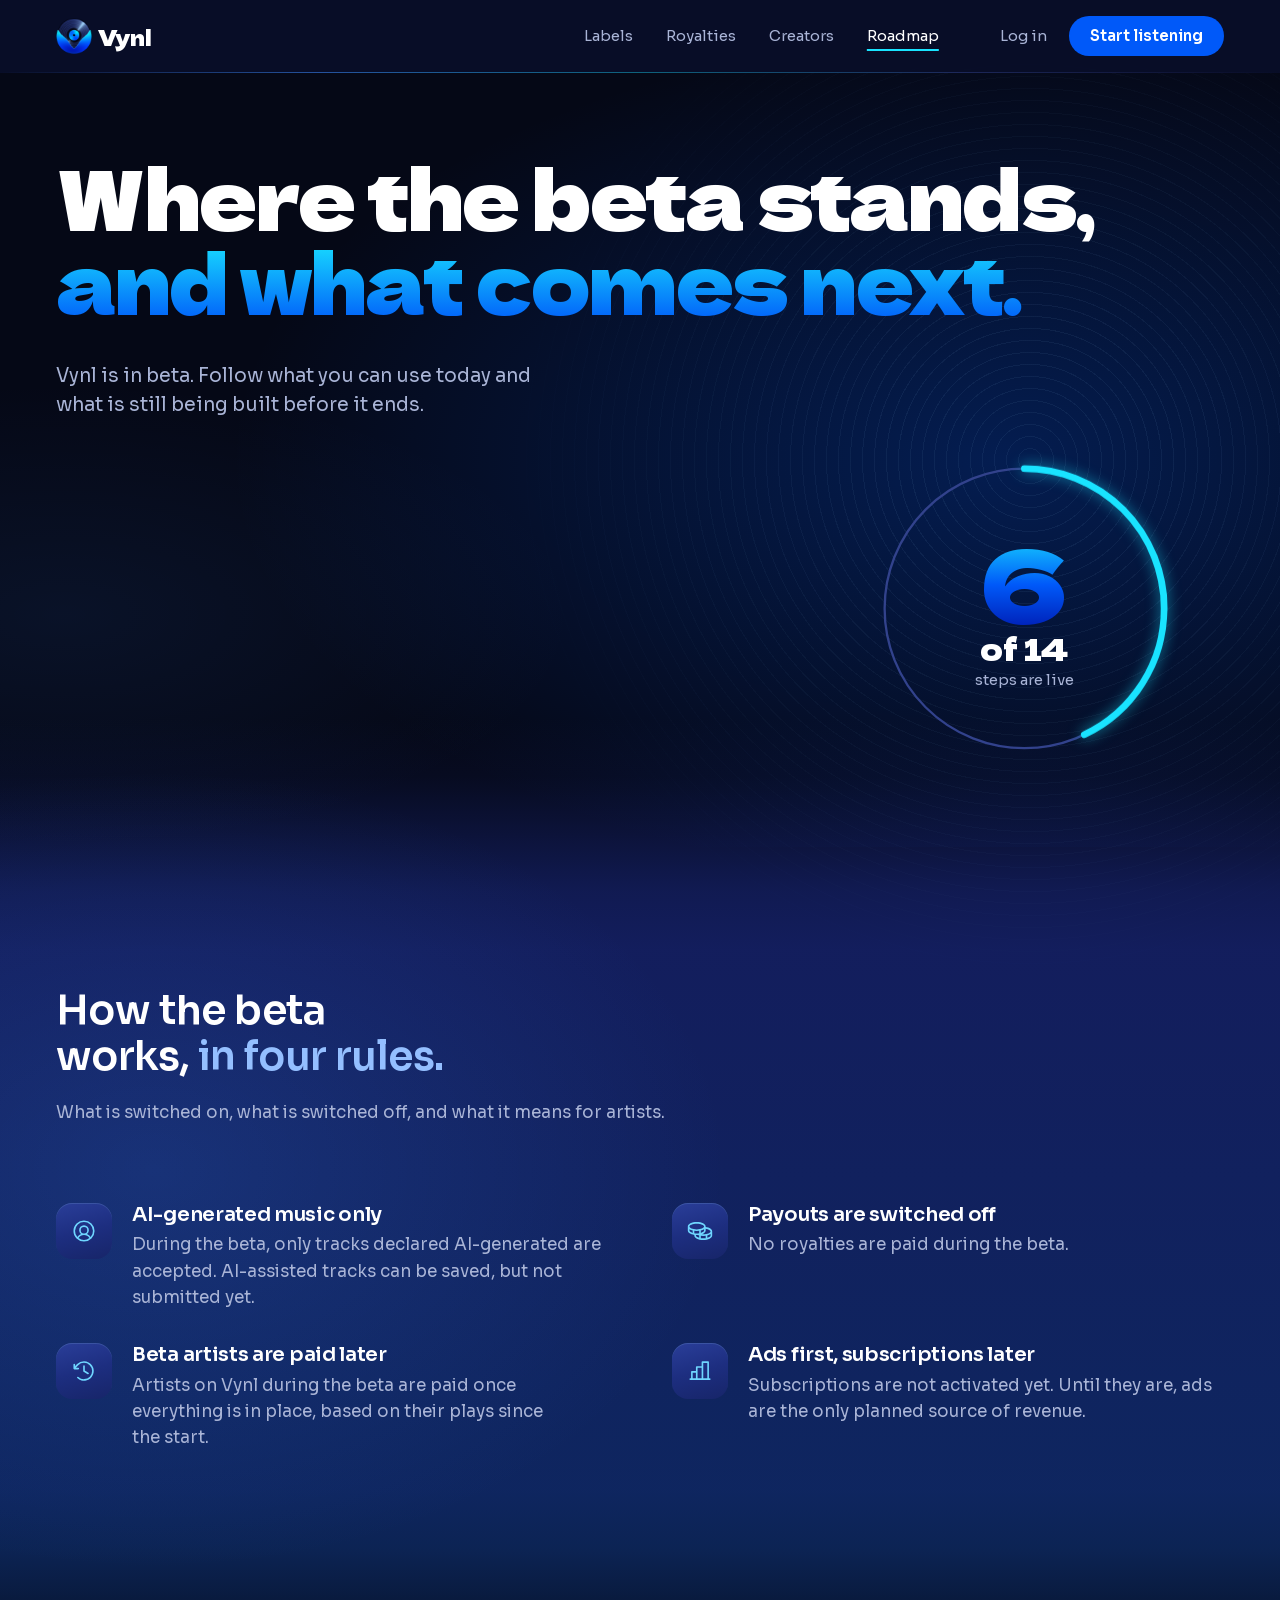
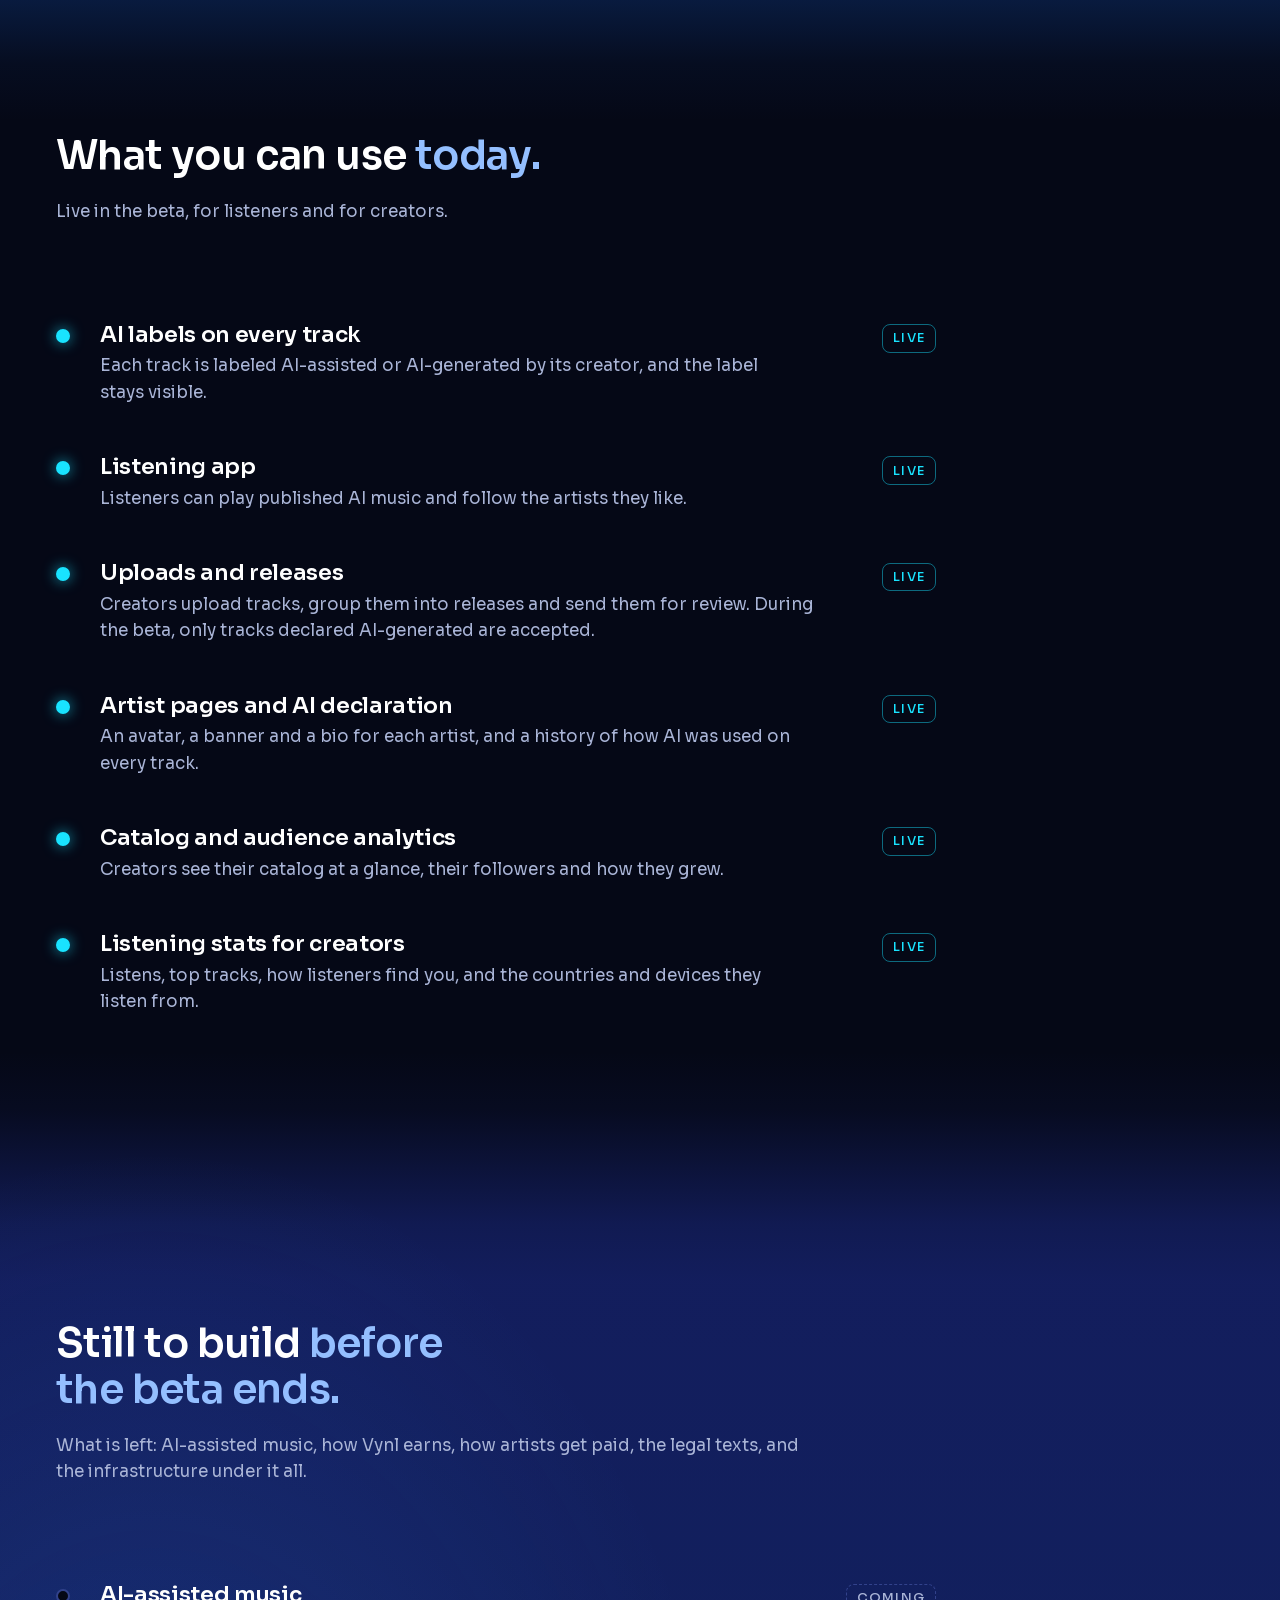
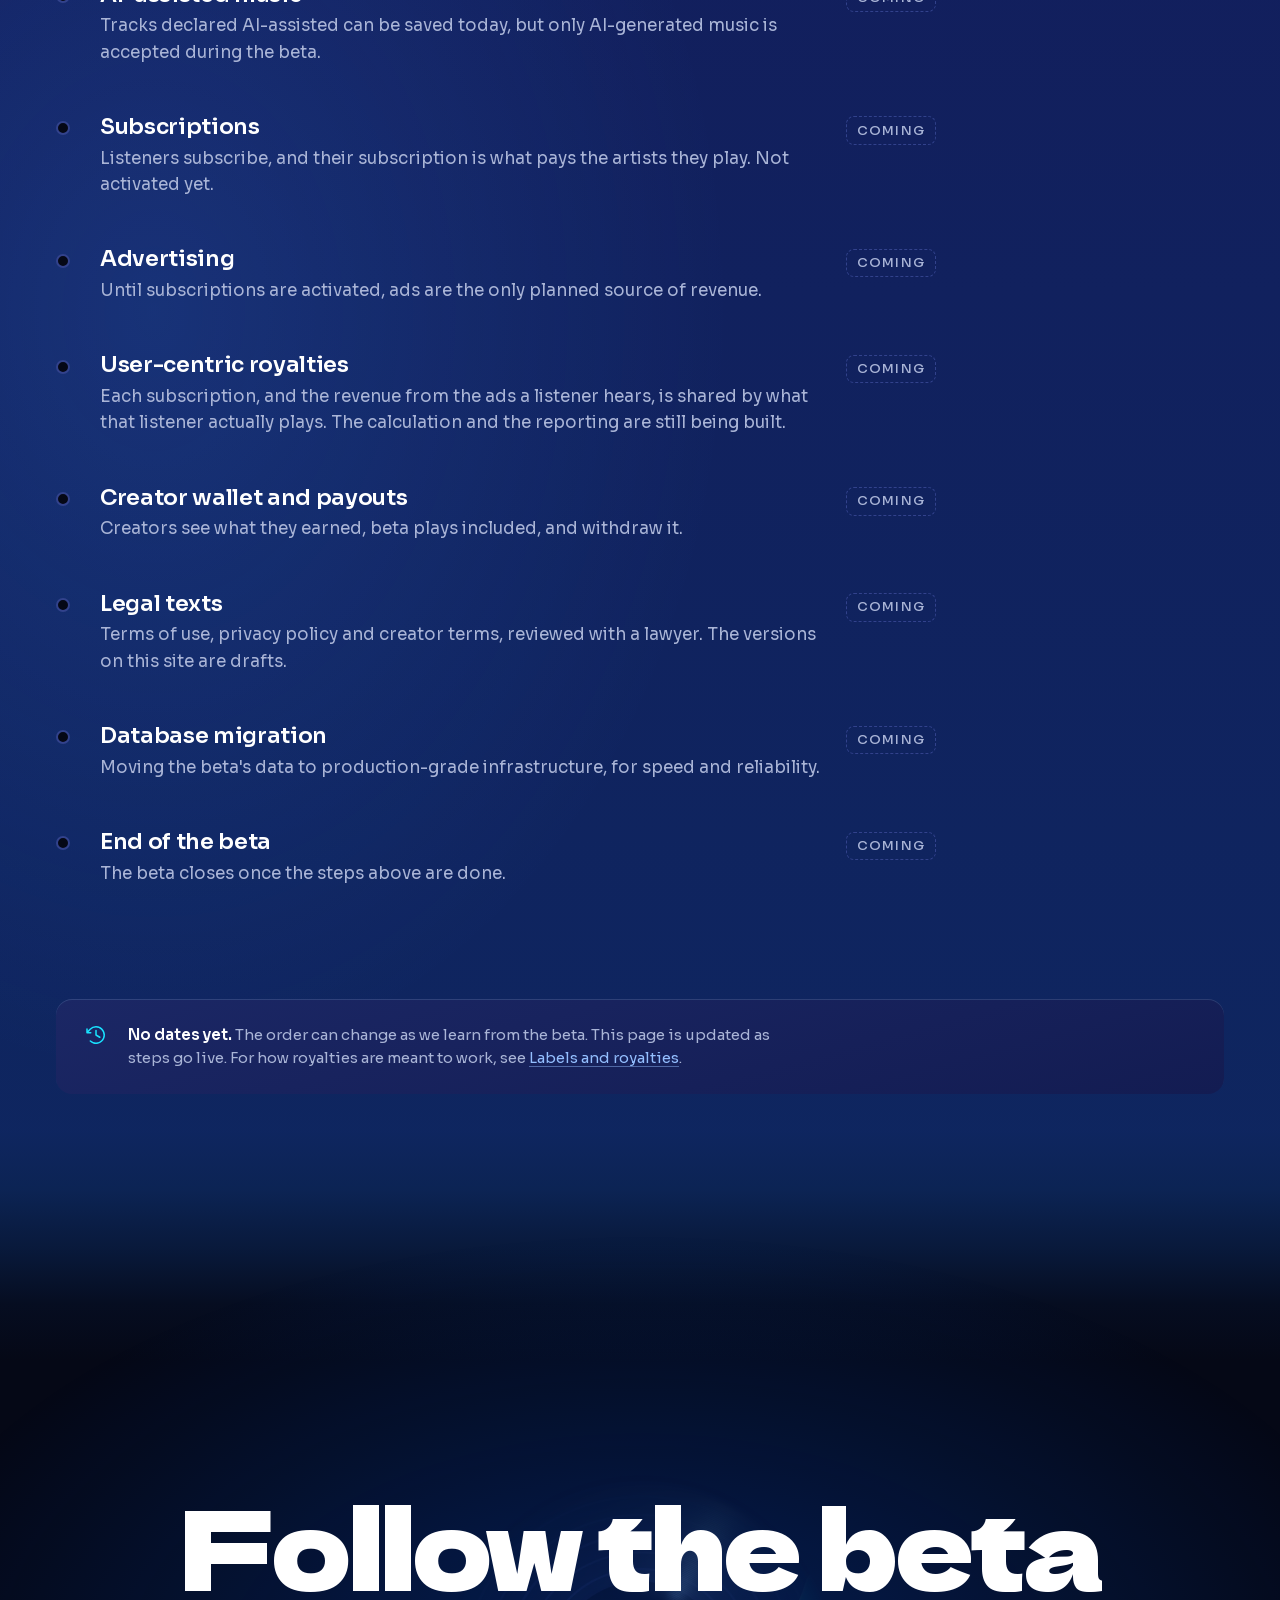
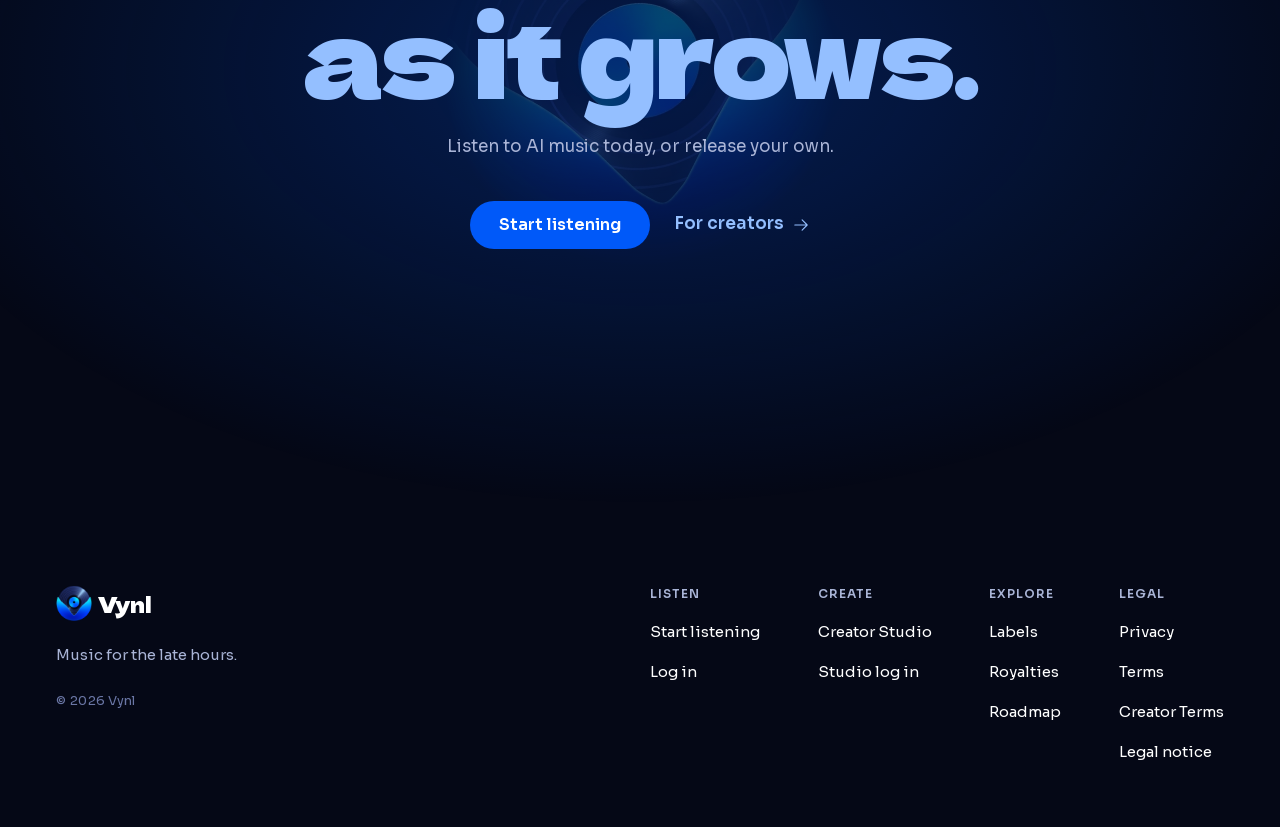
<file: roadmap.html>
<!DOCTYPE html>
<html lang="en">
<head>
  <meta charset="utf-8">
  <meta name="viewport" content="width=device-width, initial-scale=1">
  <title>Vynl Roadmap: Beta Progress for AI Music | Vynl</title>
  <meta name="description" content="Follow what is live in the Vynl beta and what is still being built: AI-assisted music, subscriptions, advertising, royalties, creator payouts and the move to production infrastructure.">
  <meta name="theme-color" content="#050816">
  <meta property="og:site_name" content="Vynl">
  <meta property="og:type" content="website">
  <meta property="og:title" content="Vynl Roadmap: Beta Progress for AI Music">
  <meta property="og:description" content="What is live in the Vynl beta, and what is still being built before it ends.">
  <meta name="twitter:card" content="summary">
  <link rel="icon" href="favicon.ico?v=2" sizes="any">
  <link rel="icon" href="favicon-32.png?v=2" type="image/png" sizes="32x32">
  <link rel="icon" href="favicon-192.png?v=2" type="image/png" sizes="192x192">
  <link rel="apple-touch-icon" href="apple-touch-icon.png?v=2">
  <link rel="preload" href="assets/fonts/dela-gothic-one-latin.woff2" as="font" type="font/woff2" crossorigin>
  <link rel="preload" href="assets/fonts/sora-latin.woff2" as="font" type="font/woff2" crossorigin>
  <link rel="stylesheet" href="css/style.css">
  <script>document.documentElement.classList.add("js");</script>
</head>
<body>
  <a class="skip-link" href="#main">Skip to content</a>

  <header class="site-header" data-open="false">
    <div class="container site-header__inner">
      <a class="logo" href="index.html" aria-label="Vynl, home">
        <img class="logo__mark" src="assets/vynl-icon.png" alt="" width="36" height="36">
        <span class="logo__word">Vynl</span>
      </a>

      <nav class="nav" id="site-nav" aria-label="Main">
        <a href="transparency.html#labels">Labels</a>
        <a href="transparency.html#royalties">Royalties</a>
        <a href="creators.html">Creators</a>
        <a href="roadmap.html" aria-current="page">Roadmap</a>
        <a class="nav__mobile-only" href="https://app.vynl.ch/login" data-link="login" target="_blank" rel="noopener">Log in</a>
      </nav>

      <div class="header-actions">
        <a class="login" href="https://app.vynl.ch/login" data-link="login" target="_blank" rel="noopener">Log in</a>
        <a class="btn btn--primary btn--sm" href="https://app.vynl.ch/signup" data-link="signup" target="_blank" rel="noopener">Start listening</a>
        <button class="nav-toggle" type="button" aria-expanded="false" aria-controls="site-nav" aria-label="Open menu">
          <svg class="icon icon--open" aria-hidden="true" focusable="false"><use href="assets/icons.svg#menu"/></svg>
          <svg class="icon icon--close" aria-hidden="true" focusable="false"><use href="assets/icons.svg#close"/></svg>
        </button>
      </div>
    </div>
  </header>

  <main id="main">

    <section class="hero--page has-grooves">
      <div class="grooves" aria-hidden="true"></div>
      <div class="container hero--page__inner">
        <h1>
          <span class="line"><span class="w"><span style="--d:0">Where</span></span> <span class="w"><span style="--d:1">the</span></span> <span class="w"><span style="--d:2">beta</span></span> <span class="w"><span style="--d:3">stands,</span></span></span>
          <span class="line line--grad"><span class="w"><span style="--d:4">and</span></span> <span class="w"><span style="--d:5">what</span></span> <span class="w"><span style="--d:6">comes</span></span> <span class="w"><span style="--d:7">next.</span></span></span>
        </h1>
        <p class="hero__lead rise" style="--i:0">Vynl is in beta. Follow what you can use today and what is still being built before it ends.</p>
      </div>
      <div class="hero__art hero__art--progress rise" style="--i:2" role="img" aria-label="6 of 14 steps are live">
        <svg viewBox="0 0 200 200" aria-hidden="true" focusable="false">
          <circle class="ring__track" cx="100" cy="100" r="84"/>
          <circle class="ring__arc" cx="100" cy="100" r="84" pathLength="100" style="--v:43" transform="rotate(-90 100 100)"/>
        </svg>
        <p class="ring__count"><span>6</span> of 14<small>steps are live</small></p>
      </div>
    </section>

    <section class="section section--tint" id="rules">
      <div class="container">
        <div class="section__head" data-reveal>
          <h2>How the beta works, <em>in four rules.</em></h2>
          <p>What is switched on, what is switched off, and what it means for artists.</p>
        </div>
        <div class="facts">
          <div class="fact" data-reveal>
            <span class="tile-icon"><svg class="icon" aria-hidden="true" focusable="false"><use href="assets/icons.svg#artist"/></svg></span>
            <div>
              <h3>AI-generated music only</h3>
              <p>During the beta, only tracks declared AI-generated are accepted. AI-assisted tracks can be saved, but not submitted yet.</p>
            </div>
          </div>
          <div class="fact" data-reveal>
            <span class="tile-icon"><svg class="icon" aria-hidden="true" focusable="false"><use href="assets/icons.svg#coins"/></svg></span>
            <div>
              <h3>Payouts are switched off</h3>
              <p>No royalties are paid during the beta.</p>
            </div>
          </div>
          <div class="fact" data-reveal>
            <span class="tile-icon"><svg class="icon" aria-hidden="true" focusable="false"><use href="assets/icons.svg#history"/></svg></span>
            <div>
              <h3>Beta artists are paid later</h3>
              <p>Artists on Vynl during the beta are paid once everything is in place, based on their plays since the start.</p>
            </div>
          </div>
          <div class="fact" data-reveal>
            <span class="tile-icon"><svg class="icon" aria-hidden="true" focusable="false"><use href="assets/icons.svg#chart"/></svg></span>
            <div>
              <h3>Ads first, subscriptions later</h3>
              <p>Subscriptions are not activated yet. Until they are, ads are the only planned source of revenue.</p>
            </div>
          </div>
        </div>
      </div>
    </section>

    <section class="section" id="live">
      <div class="container">
        <div class="section__head" data-reveal>
          <h2>What you can use <em>today.</em></h2>
          <p>Live in the beta, for listeners and for creators.</p>
        </div>
        <div class="road">
          <div class="road__line" aria-hidden="true"></div>
          <ul class="road__list">
            <li class="road__item road__item--live" data-reveal>
              <span class="road__dot" aria-hidden="true"></span>
              <div class="road__body"><h3>AI labels on every track</h3><p>Each track is labeled AI-assisted or AI-generated by its creator, and the label stays visible.</p></div>
              <span class="status">Live</span>
            </li>
            <li class="road__item road__item--live" data-reveal>
              <span class="road__dot" aria-hidden="true"></span>
              <div class="road__body"><h3>Listening app</h3><p>Listeners can play published AI music and follow the artists they like.</p></div>
              <span class="status">Live</span>
            </li>
            <li class="road__item road__item--live" data-reveal>
              <span class="road__dot" aria-hidden="true"></span>
              <div class="road__body"><h3>Uploads and releases</h3><p>Creators upload tracks, group them into releases and send them for review. During the beta, only tracks declared AI-generated are accepted.</p></div>
              <span class="status">Live</span>
            </li>
            <li class="road__item road__item--live" data-reveal>
              <span class="road__dot" aria-hidden="true"></span>
              <div class="road__body"><h3>Artist pages and AI declaration</h3><p>An avatar, a banner and a bio for each artist, and a history of how AI was used on every track.</p></div>
              <span class="status">Live</span>
            </li>
            <li class="road__item road__item--live" data-reveal>
              <span class="road__dot" aria-hidden="true"></span>
              <div class="road__body"><h3>Catalog and audience analytics</h3><p>Creators see their catalog at a glance, their followers and how they grew.</p></div>
              <span class="status">Live</span>
            </li>
            <li class="road__item road__item--live" data-reveal>
              <span class="road__dot" aria-hidden="true"></span>
              <div class="road__body"><h3>Listening stats for creators</h3><p>Listens, top tracks, how listeners find you, and the countries and devices they listen from.</p></div>
              <span class="status">Live</span>
            </li>
          </ul>
        </div>
      </div>
    </section>

    <section class="section section--tint" id="next">
      <div class="container">
        <div class="section__head" data-reveal>
          <h2>Still to build <em>before the beta ends.</em></h2>
          <p>What is left: AI-assisted music, how Vynl earns, how artists get paid, the legal texts, and the infrastructure under it all.</p>
        </div>
        <div class="road">
          <div class="road__line" aria-hidden="true"></div>
          <ul class="road__list">
            <li class="road__item" data-reveal>
              <span class="road__dot" aria-hidden="true"></span>
              <div class="road__body"><h3>AI-assisted music</h3><p>Tracks declared AI-assisted can be saved today, but only AI-generated music is accepted during the beta.</p></div>
              <span class="status status--soon">Coming</span>
            </li>
            <li class="road__item" data-reveal>
              <span class="road__dot" aria-hidden="true"></span>
              <div class="road__body"><h3>Subscriptions</h3><p>Listeners subscribe, and their subscription is what pays the artists they play. Not activated yet.</p></div>
              <span class="status status--soon">Coming</span>
            </li>
            <li class="road__item" data-reveal>
              <span class="road__dot" aria-hidden="true"></span>
              <div class="road__body"><h3>Advertising</h3><p>Until subscriptions are activated, ads are the only planned source of revenue.</p></div>
              <span class="status status--soon">Coming</span>
            </li>
            <li class="road__item" data-reveal>
              <span class="road__dot" aria-hidden="true"></span>
              <div class="road__body"><h3>User-centric royalties</h3><p>Each subscription, and the revenue from the ads a listener hears, is shared by what that listener actually plays. The calculation and the reporting are still being built.</p></div>
              <span class="status status--soon">Coming</span>
            </li>
            <li class="road__item" data-reveal>
              <span class="road__dot" aria-hidden="true"></span>
              <div class="road__body"><h3>Creator wallet and payouts</h3><p>Creators see what they earned, beta plays included, and withdraw it.</p></div>
              <span class="status status--soon">Coming</span>
            </li>
            <li class="road__item" data-reveal>
              <span class="road__dot" aria-hidden="true"></span>
              <div class="road__body"><h3>Legal texts</h3><p>Terms of use, privacy policy and creator terms, reviewed with a lawyer. The versions on this site are drafts.</p></div>
              <span class="status status--soon">Coming</span>
            </li>
            <li class="road__item" data-reveal>
              <span class="road__dot" aria-hidden="true"></span>
              <div class="road__body"><h3>Database migration</h3><p>Moving the beta's data to production-grade infrastructure, for speed and reliability.</p></div>
              <span class="status status--soon">Coming</span>
            </li>
            <li class="road__item" data-reveal>
              <span class="road__dot" aria-hidden="true"></span>
              <div class="road__body"><h3>End of the beta</h3><p>The beta closes once the steps above are done.</p></div>
              <span class="status status--soon">Coming</span>
            </li>
          </ul>
        </div>

        <div class="notice" data-reveal>
          <svg class="icon" aria-hidden="true" focusable="false"><use href="assets/icons.svg#history"/></svg>
          <p><strong>No dates yet.</strong> The order can change as we learn from the beta. This page is updated as steps go live. For how royalties are meant to work, see <a class="text-link" href="transparency.html">Labels and royalties</a>.</p>
        </div>
      </div>
    </section>

    <section class="cta has-grooves">
      <img class="cta__mark" src="assets/vynl-logo-720.webp" alt="" width="720" height="720" loading="lazy">
      <div class="container" data-reveal>
        <h2>Follow the beta <em>as it grows.</em></h2>
        <p>Listen to AI music today, or release your own.</p>
        <div class="btn-row">
          <a class="btn btn--primary" href="https://app.vynl.ch/signup" data-link="signup" target="_blank" rel="noopener">Start listening</a>
          <a class="link-arrow" href="creators.html">For creators <svg class="icon" aria-hidden="true" focusable="false"><use href="assets/icons.svg#arrow"/></svg></a>
        </div>
      </div>
    </section>
  </main>

  <footer class="site-footer">
    <div class="container">
      <div class="site-footer__top">
        <div class="site-footer__brand">
          <a class="logo" href="index.html" aria-label="Vynl, home">
            <img class="logo__mark" src="assets/vynl-icon.png" alt="" width="36" height="36">
            <span class="logo__word">Vynl</span>
          </a>
          <p>Music for the late hours.</p>
          <p class="site-footer__legal">&copy; <span data-year>2026</span> Vynl</p>
        </div>
        <nav class="footer-links" aria-label="Footer">
          <div class="footer-links__col">
            <p class="footer-links__title">Listen</p>
            <ul>
              <li><a href="https://app.vynl.ch/signup" data-link="signup" target="_blank" rel="noopener">Start listening</a></li>
              <li><a href="https://app.vynl.ch/login" data-link="login" target="_blank" rel="noopener">Log in</a></li>
            </ul>
          </div>
          <div class="footer-links__col">
            <p class="footer-links__title">Create</p>
            <ul>
              <li><a href="creators.html">Creator Studio</a></li>
              <li><a href="https://creator.vynl.ch/login" data-link="creatorLogin" target="_blank" rel="noopener">Studio log in</a></li>
            </ul>
          </div>
          <div class="footer-links__col">
            <p class="footer-links__title">Explore</p>
            <ul>
              <li><a href="transparency.html#labels">Labels</a></li>
              <li><a href="transparency.html#royalties">Royalties</a></li>
              <li><a href="roadmap.html">Roadmap</a></li>
            </ul>
          </div>
          <div class="footer-links__col">
            <p class="footer-links__title">Legal</p>
            <ul>
              <li><a href="privacy.html">Privacy</a></li>
              <li><a href="terms.html">Terms</a></li>
              <li><a href="creator-terms.html">Creator Terms</a></li>
              <li><a href="legal-notice.html">Legal notice</a></li>
            </ul>
          </div>
        </nav>
      </div>
    </div>
  </footer>

  <script src="js/config.js"></script>
  <script src="js/main.js"></script>
  <script src="assets/vendor/gsap.min.js"></script>
  <script src="assets/vendor/ScrollTrigger.min.js"></script>
  <script src="js/motion.js"></script>
</body>
</html>
</file>
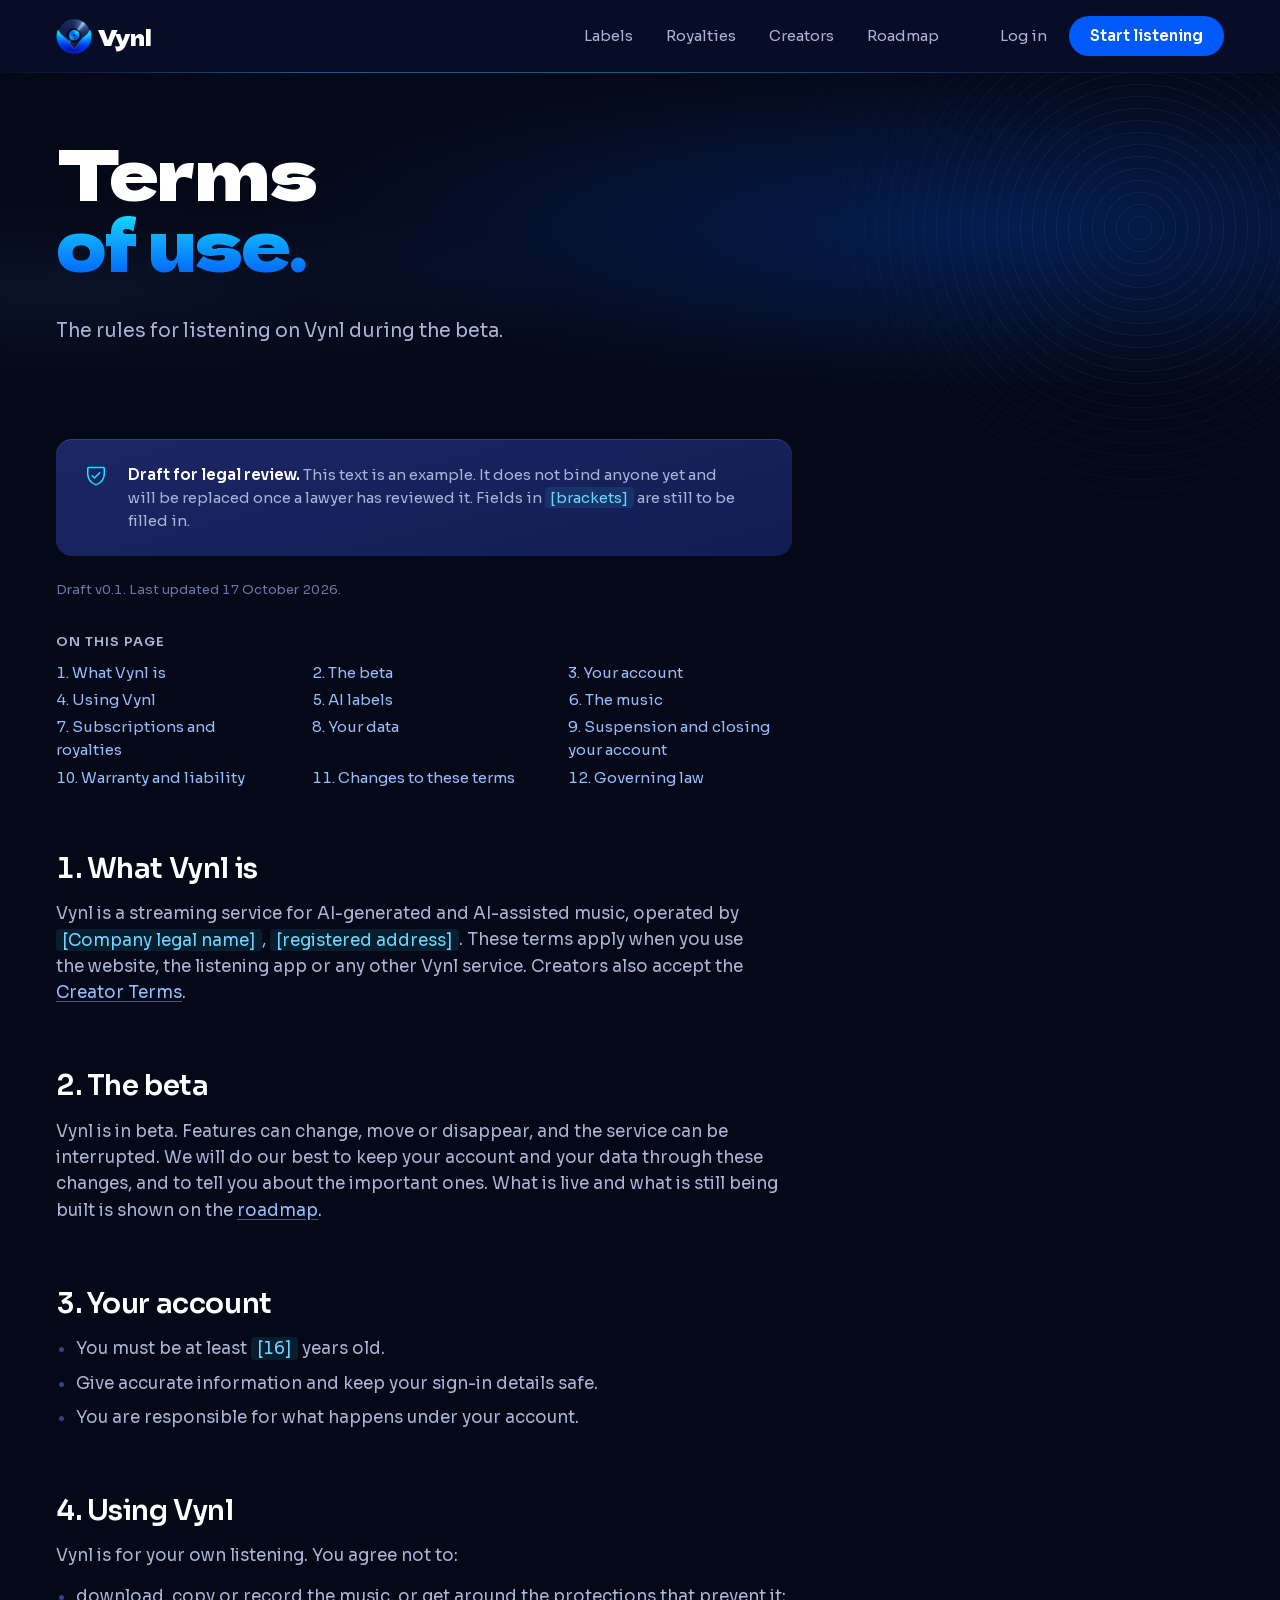
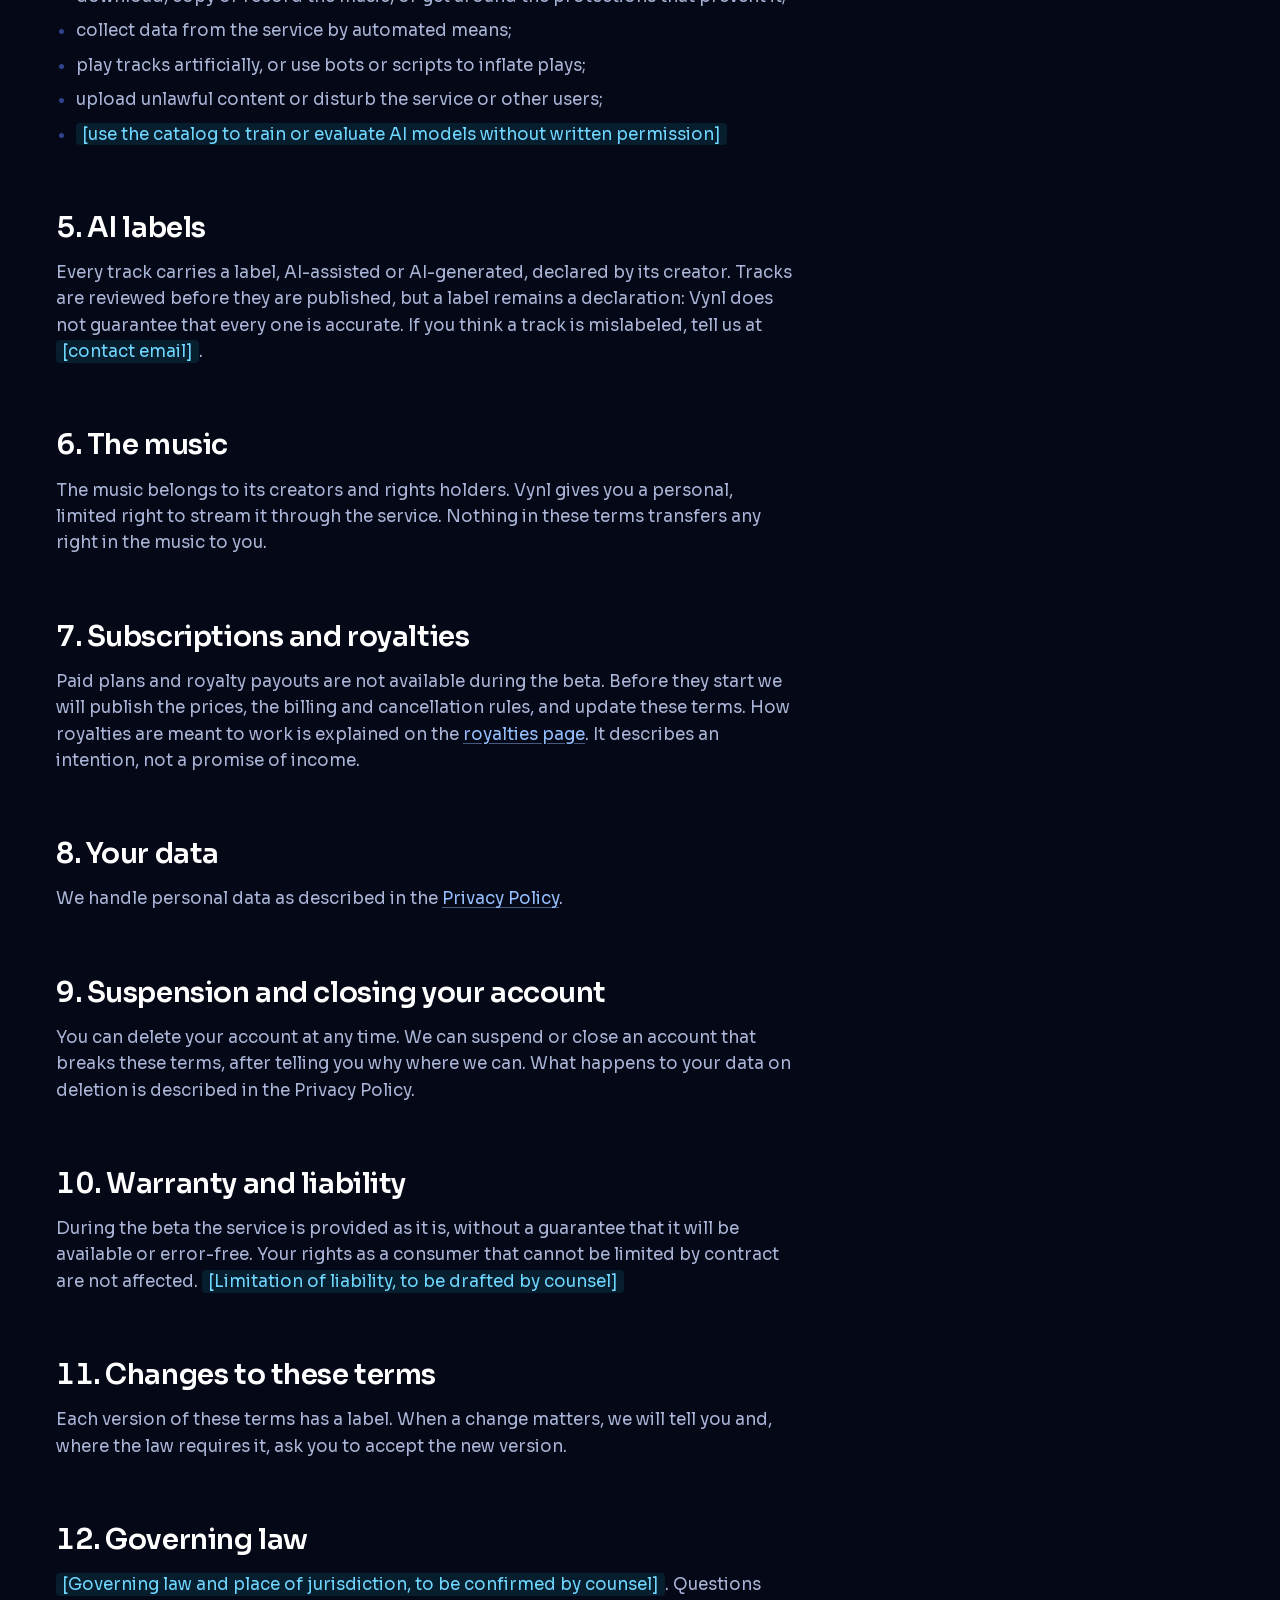
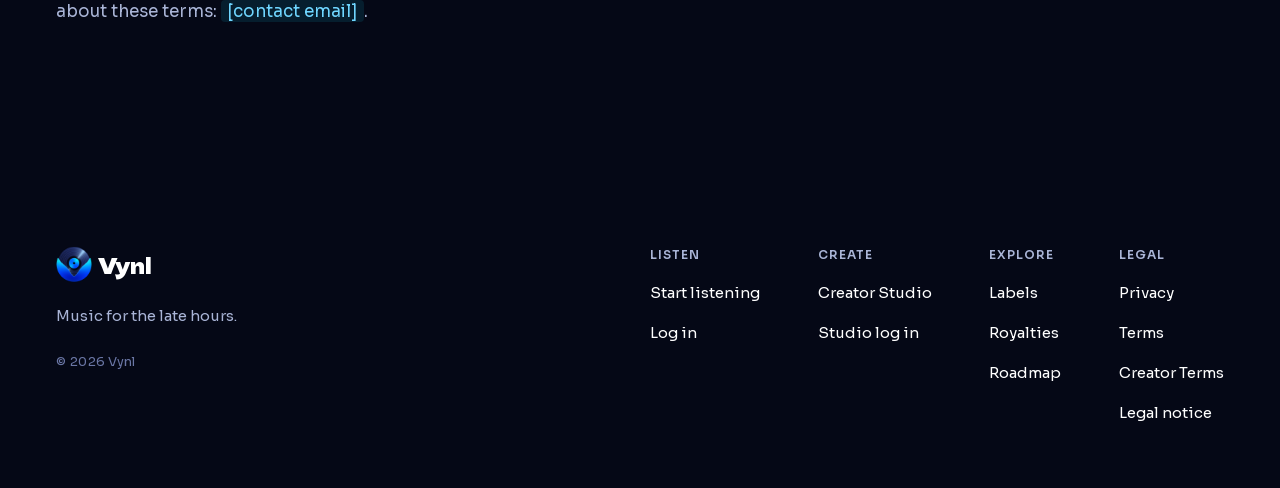
<file: terms.html>
<!DOCTYPE html>
<html lang="en">
<head>
  <meta charset="utf-8">
  <meta name="viewport" content="width=device-width, initial-scale=1">
  <title>Terms of Use (Draft) | Vynl</title>
  <meta name="description" content="The rules for using Vynl, the streaming platform for AI music. Draft text, under legal review.">
  <meta name="theme-color" content="#050816">
  <meta name="robots" content="noindex">
  <meta property="og:site_name" content="Vynl">
  <meta property="og:type" content="website">
  <meta property="og:title" content="Terms of Use (Draft) | Vynl">
  <meta property="og:description" content="The rules for using Vynl, the streaming platform for AI music. Draft text, under legal review.">
  <meta name="twitter:card" content="summary">
  <link rel="icon" href="favicon.ico?v=2" sizes="any">
  <link rel="icon" href="favicon-32.png?v=2" type="image/png" sizes="32x32">
  <link rel="icon" href="favicon-192.png?v=2" type="image/png" sizes="192x192">
  <link rel="apple-touch-icon" href="apple-touch-icon.png?v=2">
  <link rel="preload" href="assets/fonts/dela-gothic-one-latin.woff2" as="font" type="font/woff2" crossorigin>
  <link rel="preload" href="assets/fonts/sora-latin.woff2" as="font" type="font/woff2" crossorigin>
  <link rel="stylesheet" href="css/style.css">
  <script>document.documentElement.classList.add("js");</script>
</head>
<body>
  <a class="skip-link" href="#main">Skip to content</a>

  <header class="site-header" data-open="false">
    <div class="container site-header__inner">
      <a class="logo" href="index.html" aria-label="Vynl, home">
        <img class="logo__mark" src="assets/vynl-icon.png" alt="" width="36" height="36">
        <span class="logo__word">Vynl</span>
      </a>

      <nav class="nav" id="site-nav" aria-label="Main">
        <a href="transparency.html#labels">Labels</a>
        <a href="transparency.html#royalties">Royalties</a>
        <a href="creators.html">Creators</a>
        <a href="roadmap.html">Roadmap</a>
        <a class="nav__mobile-only" href="https://app.vynl.ch/login" data-link="login" target="_blank" rel="noopener">Log in</a>
      </nav>

      <div class="header-actions">
        <a class="login" href="https://app.vynl.ch/login" data-link="login" target="_blank" rel="noopener">Log in</a>
        <a class="btn btn--primary btn--sm" href="https://app.vynl.ch/signup" data-link="signup" target="_blank" rel="noopener">Start listening</a>
        <button class="nav-toggle" type="button" aria-expanded="false" aria-controls="site-nav" aria-label="Open menu">
          <svg class="icon icon--open" aria-hidden="true" focusable="false"><use href="assets/icons.svg#menu"/></svg>
          <svg class="icon icon--close" aria-hidden="true" focusable="false"><use href="assets/icons.svg#close"/></svg>
        </button>
      </div>
    </div>
  </header>

  <main id="main">

    <section class="hero--page hero--legal has-grooves">
      <div class="grooves" aria-hidden="true"></div>
      <div class="container hero--page__inner">
        <h1>
          <span class="line"><span class="w"><span style="--d:0">Terms</span></span></span>
          <span class="line line--grad"><span class="w"><span style="--d:1">of</span></span> <span class="w"><span style="--d:2">use.</span></span></span>
        </h1>
        <p class="hero__lead rise" style="--i:0">The rules for listening on Vynl during the beta.</p>
      </div>
    </section>

    <section class="legal">
      <div class="container">
        <div class="legal__inner">
          <div class="notice" data-reveal>
            <svg class="icon" aria-hidden="true" focusable="false"><use href="assets/icons.svg#shield"/></svg>
            <p><strong>Draft for legal review.</strong> This text is an example. It does not bind anyone yet and will be replaced once a lawyer has reviewed it. Fields in <span class="ph">[brackets]</span> are still to be filled in.</p>
          </div>
          <p class="legal__meta">Draft v0.1. Last updated 17 October 2026.</p>
          <nav class="legal__toc" aria-label="On this page">
            <p>On this page</p>
            <ol>
              <li><a href="#service">1. What Vynl is</a></li>
              <li><a href="#beta">2. The beta</a></li>
              <li><a href="#account">3. Your account</a></li>
              <li><a href="#use">4. Using Vynl</a></li>
              <li><a href="#labels">5. AI labels</a></li>
              <li><a href="#content">6. The music</a></li>
              <li><a href="#payments">7. Subscriptions and royalties</a></li>
              <li><a href="#privacy">8. Your data</a></li>
              <li><a href="#suspension">9. Suspension and closing your account</a></li>
              <li><a href="#liability">10. Warranty and liability</a></li>
              <li><a href="#changes">11. Changes to these terms</a></li>
              <li><a href="#law">12. Governing law</a></li>
            </ol>
          </nav>

          <div class="legal__body">
            <h2 id="service">1. What Vynl is</h2>
            <p>Vynl is a streaming service for AI-generated and AI-assisted music, operated by <span class="ph">[Company legal name]</span>, <span class="ph">[registered address]</span>. These terms apply when you use the website, the listening app or any other Vynl service. Creators also accept the <a href="creator-terms.html">Creator Terms</a>.</p>

            <h2 id="beta">2. The beta</h2>
            <p>Vynl is in beta. Features can change, move or disappear, and the service can be interrupted. We will do our best to keep your account and your data through these changes, and to tell you about the important ones. What is live and what is still being built is shown on the <a href="roadmap.html">roadmap</a>.</p>

            <h2 id="account">3. Your account</h2>
            <ul>
              <li>You must be at least <span class="ph">[16]</span> years old.</li>
              <li>Give accurate information and keep your sign-in details safe.</li>
              <li>You are responsible for what happens under your account.</li>
            </ul>

            <h2 id="use">4. Using Vynl</h2>
            <p>Vynl is for your own listening. You agree not to:</p>
            <ul>
              <li>download, copy or record the music, or get around the protections that prevent it;</li>
              <li>collect data from the service by automated means;</li>
              <li>play tracks artificially, or use bots or scripts to inflate plays;</li>
              <li>upload unlawful content or disturb the service or other users;</li>
              <li><span class="ph">[use the catalog to train or evaluate AI models without written permission]</span></li>
            </ul>

            <h2 id="labels">5. AI labels</h2>
            <p>Every track carries a label, AI-assisted or AI-generated, declared by its creator. Tracks are reviewed before they are published, but a label remains a declaration: Vynl does not guarantee that every one is accurate. If you think a track is mislabeled, tell us at <span class="ph">[contact email]</span>.</p>

            <h2 id="content">6. The music</h2>
            <p>The music belongs to its creators and rights holders. Vynl gives you a personal, limited right to stream it through the service. Nothing in these terms transfers any right in the music to you.</p>

            <h2 id="payments">7. Subscriptions and royalties</h2>
            <p>Paid plans and royalty payouts are not available during the beta. Before they start we will publish the prices, the billing and cancellation rules, and update these terms. How royalties are meant to work is explained on the <a href="transparency.html#royalties">royalties page</a>. It describes an intention, not a promise of income.</p>

            <h2 id="privacy">8. Your data</h2>
            <p>We handle personal data as described in the <a href="privacy.html">Privacy Policy</a>.</p>

            <h2 id="suspension">9. Suspension and closing your account</h2>
            <p>You can delete your account at any time. We can suspend or close an account that breaks these terms, after telling you why where we can. What happens to your data on deletion is described in the Privacy Policy.</p>

            <h2 id="liability">10. Warranty and liability</h2>
            <p>During the beta the service is provided as it is, without a guarantee that it will be available or error-free. Your rights as a consumer that cannot be limited by contract are not affected. <span class="ph">[Limitation of liability, to be drafted by counsel]</span></p>

            <h2 id="changes">11. Changes to these terms</h2>
            <p>Each version of these terms has a label. When a change matters, we will tell you and, where the law requires it, ask you to accept the new version.</p>

            <h2 id="law">12. Governing law</h2>
            <p><span class="ph">[Governing law and place of jurisdiction, to be confirmed by counsel]</span>. Questions about these terms: <span class="ph">[contact email]</span>.</p>
          </div>
        </div>
      </div>
    </section>
  </main>

  <footer class="site-footer">
    <div class="container">
      <div class="site-footer__top">
        <div class="site-footer__brand">
          <a class="logo" href="index.html" aria-label="Vynl, home">
            <img class="logo__mark" src="assets/vynl-icon.png" alt="" width="36" height="36">
            <span class="logo__word">Vynl</span>
          </a>
          <p>Music for the late hours.</p>
          <p class="site-footer__legal">&copy; <span data-year>2026</span> Vynl</p>
        </div>
        <nav class="footer-links" aria-label="Footer">
          <div class="footer-links__col">
            <p class="footer-links__title">Listen</p>
            <ul>
              <li><a href="https://app.vynl.ch/signup" data-link="signup" target="_blank" rel="noopener">Start listening</a></li>
              <li><a href="https://app.vynl.ch/login" data-link="login" target="_blank" rel="noopener">Log in</a></li>
            </ul>
          </div>
          <div class="footer-links__col">
            <p class="footer-links__title">Create</p>
            <ul>
              <li><a href="creators.html">Creator Studio</a></li>
              <li><a href="https://creator.vynl.ch/login" data-link="creatorLogin" target="_blank" rel="noopener">Studio log in</a></li>
            </ul>
          </div>
          <div class="footer-links__col">
            <p class="footer-links__title">Explore</p>
            <ul>
              <li><a href="transparency.html#labels">Labels</a></li>
              <li><a href="transparency.html#royalties">Royalties</a></li>
              <li><a href="roadmap.html">Roadmap</a></li>
            </ul>
          </div>
          <div class="footer-links__col">
            <p class="footer-links__title">Legal</p>
            <ul>
              <li><a href="privacy.html">Privacy</a></li>
              <li><a href="terms.html">Terms</a></li>
              <li><a href="creator-terms.html">Creator Terms</a></li>
              <li><a href="legal-notice.html">Legal notice</a></li>
            </ul>
          </div>
        </nav>
      </div>
    </div>
  </footer>

  <script src="js/config.js"></script>
  <script src="js/main.js"></script>
  <script src="assets/vendor/gsap.min.js"></script>
  <script src="assets/vendor/ScrollTrigger.min.js"></script>
  <script src="js/motion.js"></script>
</body>
</html>
</file>
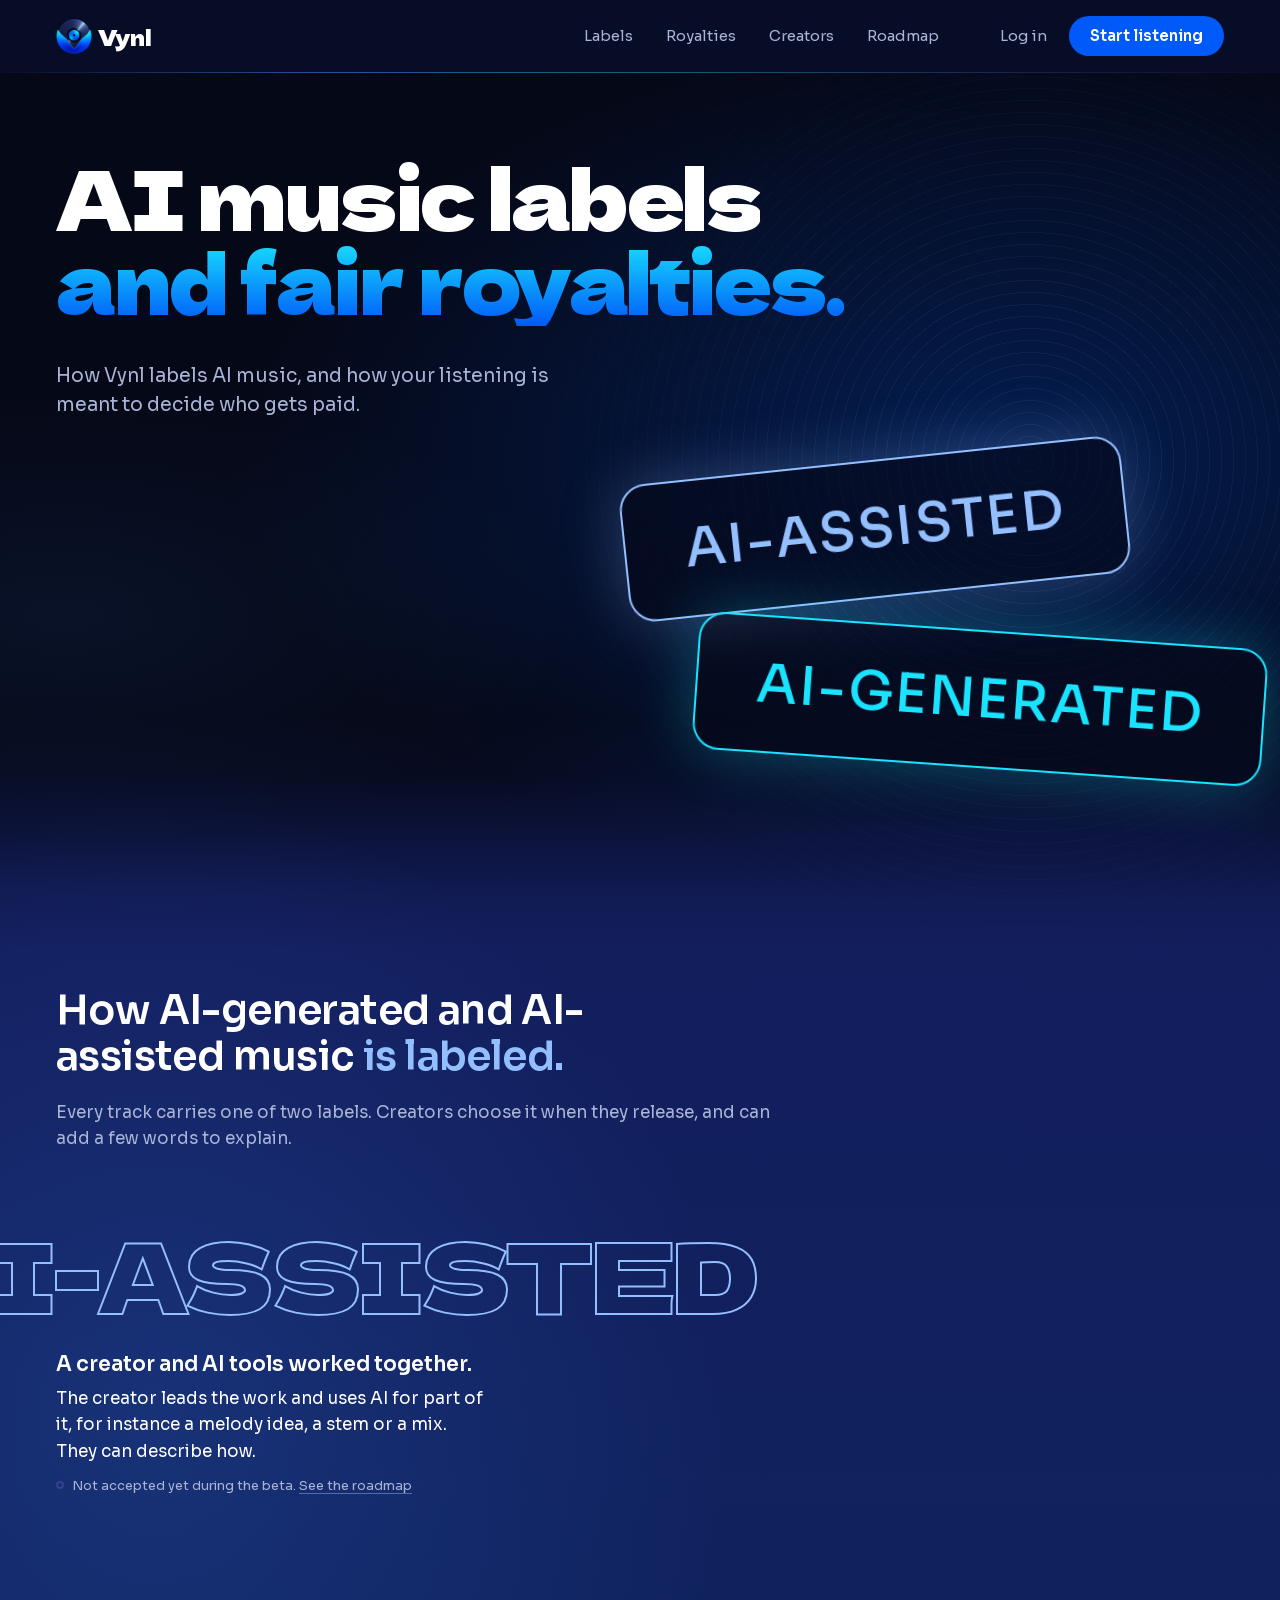
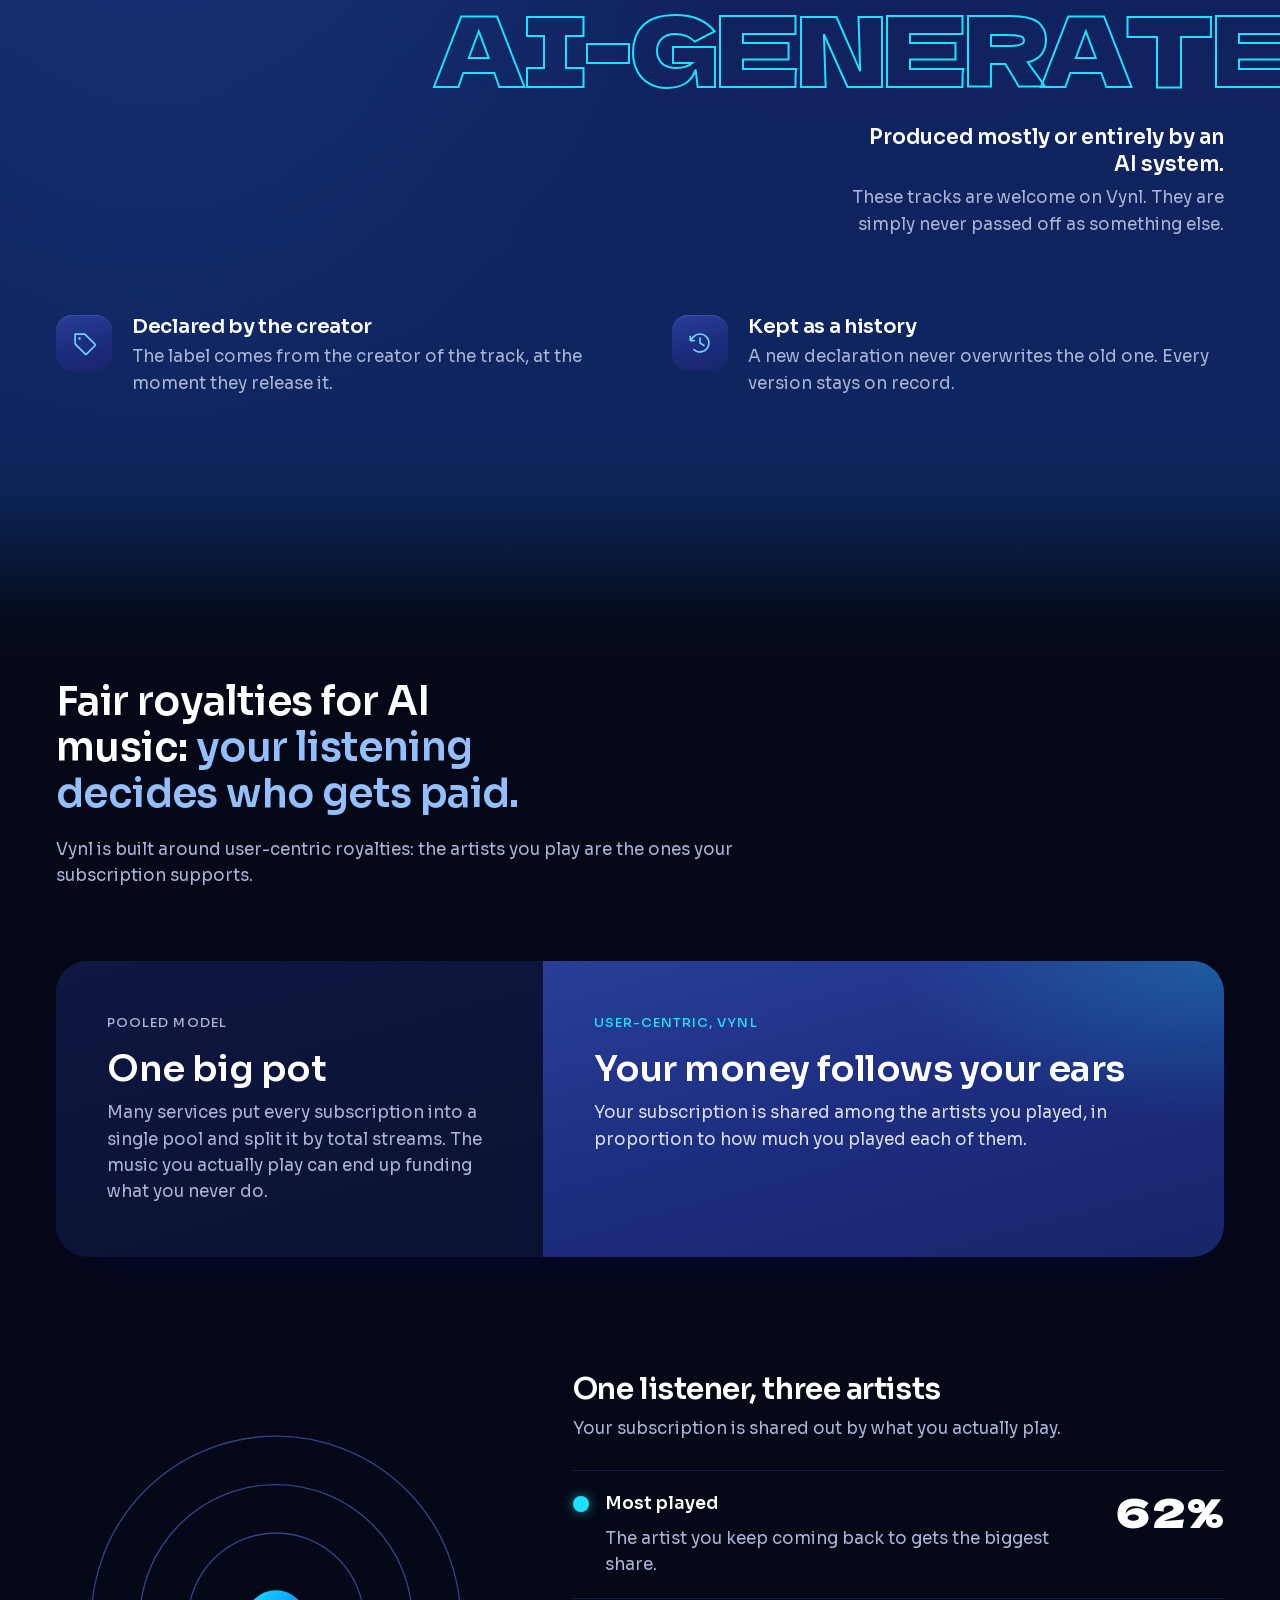
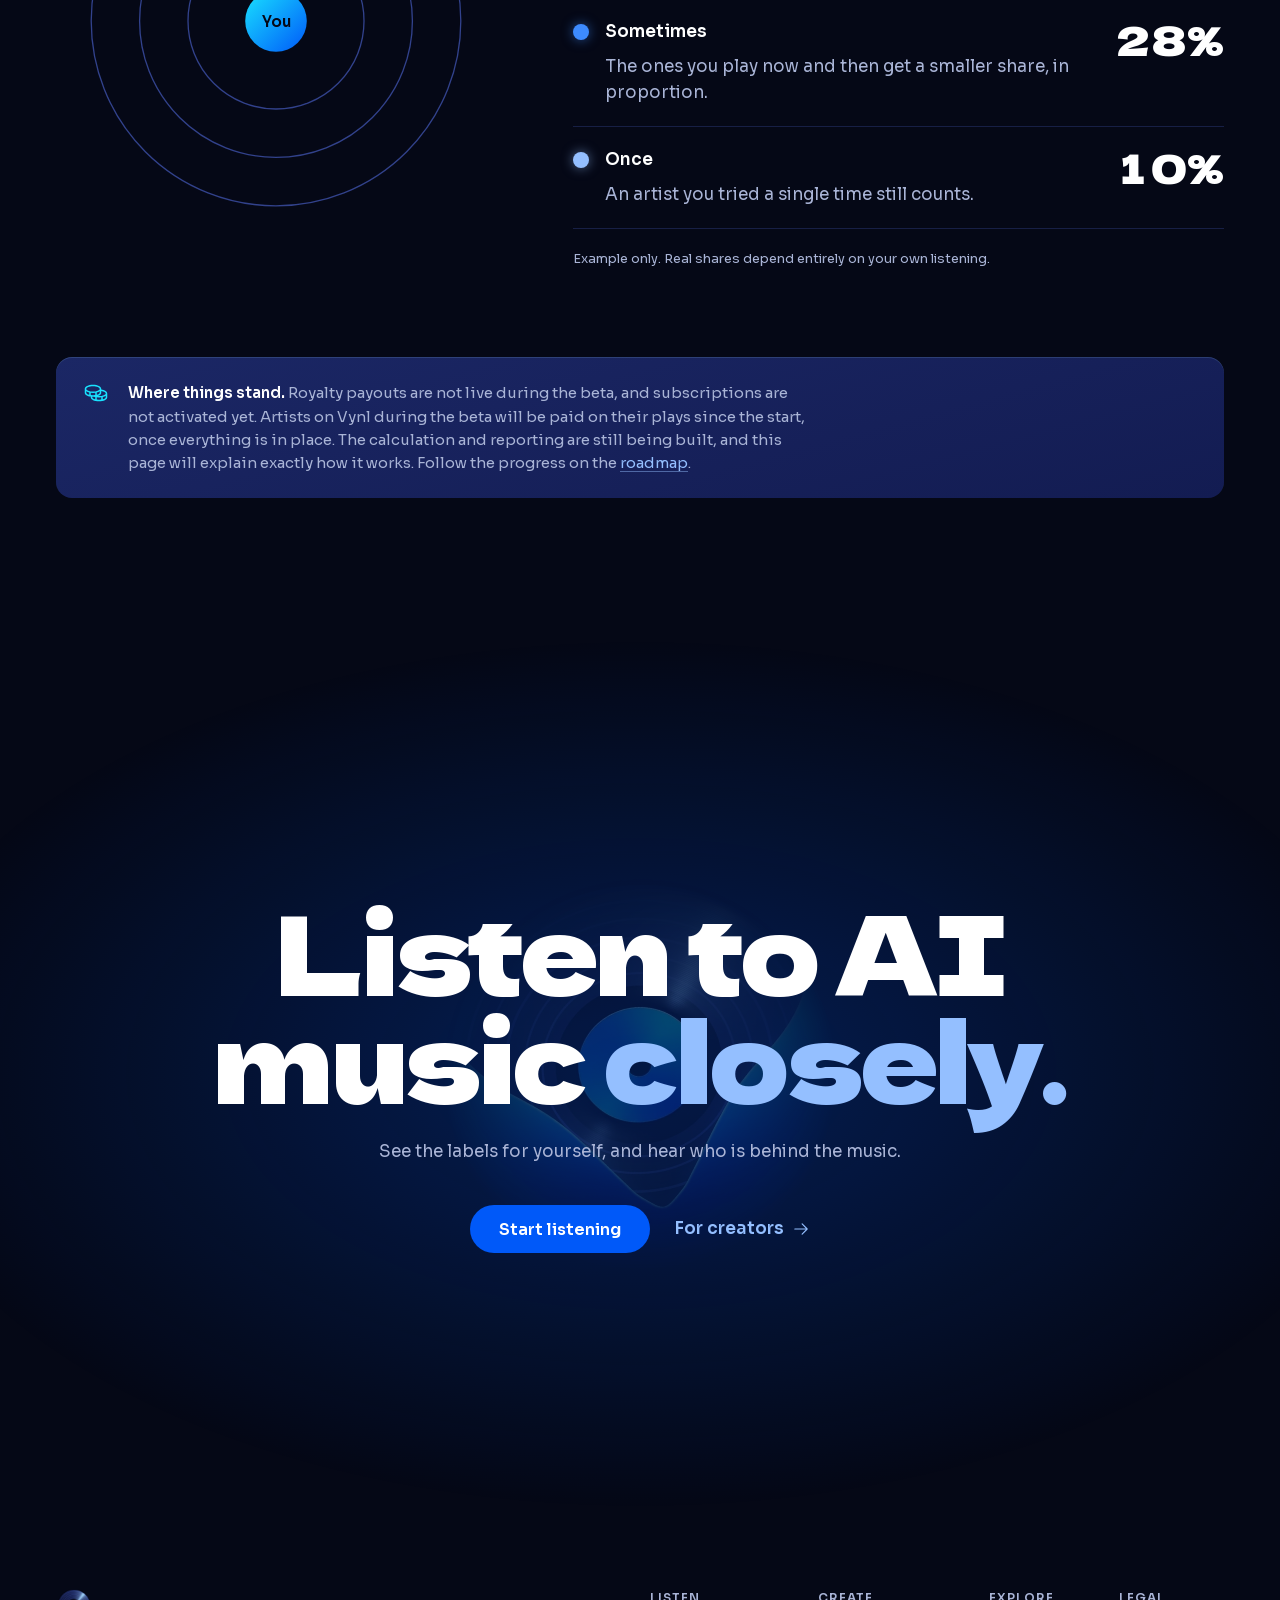
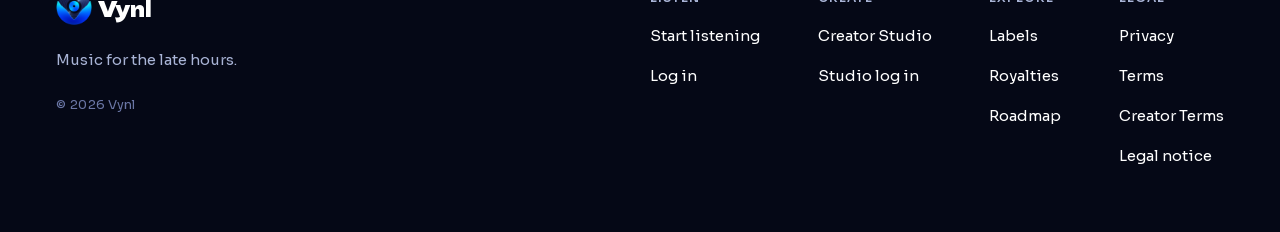
<file: transparency.html>
<!DOCTYPE html>
<html lang="en">
<head>
  <meta charset="utf-8">
  <meta name="viewport" content="width=device-width, initial-scale=1">
  <title>AI Music Labels and Fair Royalties | Vynl</title>
  <meta name="description" content="How Vynl labels AI-generated and AI-assisted music, and how user-centric royalties are meant to follow your listening and pay AI artists fairly.">
  <meta name="theme-color" content="#050816">
  <meta property="og:site_name" content="Vynl">
  <meta property="og:type" content="website">
  <meta property="og:title" content="AI Music Labels and Fair Royalties | Vynl">
  <meta property="og:description" content="How AI music is labeled on Vynl, and how your listening is meant to decide who gets paid.">
  <meta name="twitter:card" content="summary">
  <link rel="icon" href="favicon.ico?v=2" sizes="any">
  <link rel="icon" href="favicon-32.png?v=2" type="image/png" sizes="32x32">
  <link rel="icon" href="favicon-192.png?v=2" type="image/png" sizes="192x192">
  <link rel="apple-touch-icon" href="apple-touch-icon.png?v=2">
  <link rel="preload" href="assets/fonts/dela-gothic-one-latin.woff2" as="font" type="font/woff2" crossorigin>
  <link rel="preload" href="assets/fonts/sora-latin.woff2" as="font" type="font/woff2" crossorigin>
  <link rel="stylesheet" href="css/style.css">
  <script>document.documentElement.classList.add("js");</script>
</head>
<body>
  <a class="skip-link" href="#main">Skip to content</a>

  <header class="site-header" data-open="false">
    <div class="container site-header__inner">
      <a class="logo" href="index.html" aria-label="Vynl, home">
        <img class="logo__mark" src="assets/vynl-icon.png" alt="" width="36" height="36">
        <span class="logo__word">Vynl</span>
      </a>

      <nav class="nav" id="site-nav" aria-label="Main">
        <a href="transparency.html#labels">Labels</a>
        <a href="transparency.html#royalties">Royalties</a>
        <a href="creators.html">Creators</a>
        <a href="roadmap.html">Roadmap</a>
        <a class="nav__mobile-only" href="https://app.vynl.ch/login" data-link="login" target="_blank" rel="noopener">Log in</a>
      </nav>

      <div class="header-actions">
        <a class="login" href="https://app.vynl.ch/login" data-link="login" target="_blank" rel="noopener">Log in</a>
        <a class="btn btn--primary btn--sm" href="https://app.vynl.ch/signup" data-link="signup" target="_blank" rel="noopener">Start listening</a>
        <button class="nav-toggle" type="button" aria-expanded="false" aria-controls="site-nav" aria-label="Open menu">
          <svg class="icon icon--open" aria-hidden="true" focusable="false"><use href="assets/icons.svg#menu"/></svg>
          <svg class="icon icon--close" aria-hidden="true" focusable="false"><use href="assets/icons.svg#close"/></svg>
        </button>
      </div>
    </div>
  </header>

  <main id="main">

    <section class="hero--page has-grooves">
      <div class="grooves" aria-hidden="true"></div>
      <div class="container hero--page__inner">
        <h1>
          <span class="line"><span class="w"><span style="--d:0">AI</span></span> <span class="w"><span style="--d:1">music</span></span> <span class="w"><span style="--d:2">labels</span></span></span>
          <span class="line line--grad"><span class="w"><span style="--d:3">and</span></span> <span class="w"><span style="--d:4">fair</span></span> <span class="w"><span style="--d:5">royalties.</span></span></span>
        </h1>
        <p class="hero__lead rise" style="--i:0">How Vynl labels AI music, and how your listening is meant to decide who gets paid.</p>
      </div>
      <div class="hero__art hero__art--badges rise" style="--i:2" aria-hidden="true">
        <span class="badge badge--xl badge--assist">AI-assisted</span>
        <span class="badge badge--xl badge--ai">AI-generated</span>
      </div>
    </section>

    <!-- Étiquettes -->
    <section class="section section--tint" id="labels">
      <div class="container">
        <div class="section__head" data-reveal>
          <h2>How AI-generated and AI-assisted music <em>is labeled.</em></h2>
          <p>Every track carries one of two labels. Creators choose it when they release, and can add a few words to explain.</p>
        </div>
      </div>

      <div class="container kinetic">
        <div class="kinetic__item kinetic__item--assist">
          <h3 class="kinetic__word">AI-assisted</h3>
          <div class="kinetic__body" data-reveal>
            <p class="kinetic__lead">A creator and AI tools worked together.</p>
            <p>The creator leads the work and uses AI for part of it, for instance a melody idea, a stem or a mix. They can describe how.</p>
            <p class="dev-note">Not accepted yet during the beta. <a href="roadmap.html#next">See the roadmap</a></p>
          </div>
        </div>
        <div class="kinetic__item kinetic__item--gen">
          <h3 class="kinetic__word">AI-generated</h3>
          <div class="kinetic__body" data-reveal>
            <p class="kinetic__lead">Produced mostly or entirely by an AI system.</p>
            <p>These tracks are welcome on Vynl. They are simply never passed off as something else.</p>
          </div>
        </div>
      </div>

      <div class="container">
        <div class="facts">
          <div class="fact" data-reveal>
            <span class="tile-icon"><svg class="icon" aria-hidden="true" focusable="false"><use href="assets/icons.svg#tag"/></svg></span>
            <div>
              <h3>Declared by the creator</h3>
              <p>The label comes from the creator of the track, at the moment they release it.</p>
            </div>
          </div>
          <div class="fact" data-reveal>
            <span class="tile-icon"><svg class="icon" aria-hidden="true" focusable="false"><use href="assets/icons.svg#history"/></svg></span>
            <div>
              <h3>Kept as a history</h3>
              <p>A new declaration never overwrites the old one. Every version stays on record.</p>
            </div>
          </div>
        </div>
      </div>
    </section>

    <!-- Royalties -->
    <section class="section" id="royalties">
      <div class="container">
        <div class="section__head" data-reveal>
          <h2>Fair royalties for AI music: <em>your listening decides who gets paid.</em></h2>
          <p>Vynl is built around user-centric royalties: the artists you play are the ones your subscription supports.</p>
        </div>

        <div class="compare" data-reveal>
          <div class="compare__side compare__side--muted">
            <span class="compare__tag">Pooled model</span>
            <h3>One big pot</h3>
            <p>Many services put every subscription into a single pool and split it by total streams. The music you actually play can end up funding what you never do.</p>
          </div>
          <div class="compare__side compare__side--accent">
            <span class="compare__tag">User-centric, Vynl</span>
            <h3>Your money follows your ears</h3>
            <p>Your subscription is shared among the artists you played, in proportion to how much you played each of them.</p>
          </div>
        </div>

        <div class="diagram">
          <svg viewBox="0 0 200 200" role="img" aria-label="Three concentric rings around a core. Each ring is partly filled to show how one listener's plays were split between three artists.">
            <defs><linearGradient id="core-grad" x1="0" y1="0" x2="1" y2="1"><stop offset="0" stop-color="#19E3FF"/><stop offset="1" stop-color="#0059F9"/></linearGradient></defs>
            <circle class="diagram__track" cx="100" cy="100" r="40"/>
            <circle class="diagram__track" cx="100" cy="100" r="62"/>
            <circle class="diagram__track" cx="100" cy="100" r="84"/>
            <circle class="diagram__arc diagram__arc--1" cx="100" cy="100" r="40" pathLength="100" stroke-dasharray="62 100" transform="rotate(-90 100 100)"/>
            <circle class="diagram__arc diagram__arc--2" cx="100" cy="100" r="62" pathLength="100" stroke-dasharray="28 100" transform="rotate(-90 100 100)"/>
            <circle class="diagram__arc diagram__arc--3" cx="100" cy="100" r="84" pathLength="100" stroke-dasharray="10 100" transform="rotate(-90 100 100)"/>
            <circle class="diagram__core" cx="100" cy="100" r="14" fill="url(#core-grad)"/>
            <text class="diagram__you" x="100" y="102.6" text-anchor="middle">You</text>
          </svg>
          <div data-reveal>
            <h3 class="diagram__title">One listener, three artists</h3>
            <p class="diagram__intro">Your subscription is shared out by what you actually play.</p>
            <ul class="legend">
              <li class="legend__row legend__row--1">
                <span class="legend__swatch" aria-hidden="true"></span>
                <div><strong class="legend__name">Most played</strong><span class="legend__text">The artist you keep coming back to gets the biggest share.</span></div>
                <span class="legend__share">62%</span>
              </li>
              <li class="legend__row legend__row--2">
                <span class="legend__swatch" aria-hidden="true"></span>
                <div><strong class="legend__name">Sometimes</strong><span class="legend__text">The ones you play now and then get a smaller share, in proportion.</span></div>
                <span class="legend__share">28%</span>
              </li>
              <li class="legend__row legend__row--3">
                <span class="legend__swatch" aria-hidden="true"></span>
                <div><strong class="legend__name">Once</strong><span class="legend__text">An artist you tried a single time still counts.</span></div>
                <span class="legend__share">10%</span>
              </li>
            </ul>
            <p class="fine-print">Example only. Real shares depend entirely on your own listening.</p>
          </div>
        </div>

        <div class="notice" data-reveal>
          <svg class="icon" aria-hidden="true" focusable="false"><use href="assets/icons.svg#coins"/></svg>
          <p><strong>Where things stand.</strong> Royalty payouts are not live during the beta, and subscriptions are not activated yet. Artists on Vynl during the beta will be paid on their plays since the start, once everything is in place. The calculation and reporting are still being built, and this page will explain exactly how it works. Follow the progress on the <a class="text-link" href="roadmap.html#next">roadmap</a>.</p>
        </div>
      </div>
    </section>

    <section class="cta has-grooves">
      <img class="cta__mark" src="assets/vynl-logo-720.webp" alt="" width="720" height="720" loading="lazy">
      <div class="container" data-reveal>
        <h2>Listen to AI music <em>closely.</em></h2>
        <p>See the labels for yourself, and hear who is behind the music.</p>
        <div class="btn-row">
          <a class="btn btn--primary" href="https://app.vynl.ch/signup" data-link="signup" target="_blank" rel="noopener">Start listening</a>
          <a class="link-arrow" href="creators.html">For creators <svg class="icon" aria-hidden="true" focusable="false"><use href="assets/icons.svg#arrow"/></svg></a>
        </div>
      </div>
    </section>
  </main>

  <footer class="site-footer">
    <div class="container">
      <div class="site-footer__top">
        <div class="site-footer__brand">
          <a class="logo" href="index.html" aria-label="Vynl, home">
            <img class="logo__mark" src="assets/vynl-icon.png" alt="" width="36" height="36">
            <span class="logo__word">Vynl</span>
          </a>
          <p>Music for the late hours.</p>
          <p class="site-footer__legal">&copy; <span data-year>2026</span> Vynl</p>
        </div>
        <nav class="footer-links" aria-label="Footer">
          <div class="footer-links__col">
            <p class="footer-links__title">Listen</p>
            <ul>
              <li><a href="https://app.vynl.ch/signup" data-link="signup" target="_blank" rel="noopener">Start listening</a></li>
              <li><a href="https://app.vynl.ch/login" data-link="login" target="_blank" rel="noopener">Log in</a></li>
            </ul>
          </div>
          <div class="footer-links__col">
            <p class="footer-links__title">Create</p>
            <ul>
              <li><a href="creators.html">Creator Studio</a></li>
              <li><a href="https://creator.vynl.ch/login" data-link="creatorLogin" target="_blank" rel="noopener">Studio log in</a></li>
            </ul>
          </div>
          <div class="footer-links__col">
            <p class="footer-links__title">Explore</p>
            <ul>
              <li><a href="transparency.html#labels">Labels</a></li>
              <li><a href="transparency.html#royalties">Royalties</a></li>
              <li><a href="roadmap.html">Roadmap</a></li>
            </ul>
          </div>
          <div class="footer-links__col">
            <p class="footer-links__title">Legal</p>
            <ul>
              <li><a href="privacy.html">Privacy</a></li>
              <li><a href="terms.html">Terms</a></li>
              <li><a href="creator-terms.html">Creator Terms</a></li>
              <li><a href="legal-notice.html">Legal notice</a></li>
            </ul>
          </div>
        </nav>
      </div>
    </div>
  </footer>

  <script src="js/config.js"></script>
  <script src="js/main.js"></script>
  <script src="assets/vendor/gsap.min.js"></script>
  <script src="assets/vendor/ScrollTrigger.min.js"></script>
  <script src="js/motion.js"></script>
</body>
</html>
</file>
<file: css/style.css>
/* ==========================================================================
   Vynl, site vitrine
   Studio d'écoute nocturne : un fond très sombre et une seule source de
   lumière bleue qui fait briller le vinyle. 80 % sombre, 15 % bleu, 5 % cyan.

   Mise en page éditoriale : très grands titres, éléments qui se chevauchent,
   sections épinglées au défilement. Tout reste lisible sans JavaScript et sans
   animation : le mouvement est une amélioration, pas un prérequis.

   Formes : boutons en pilule, grands panneaux 32px, tuiles 24px, badges 8px.
   ========================================================================== */

/* --------------------------------------------------------------------------
   Polices (hébergées localement, sous-ensemble latin)
   -------------------------------------------------------------------------- */

@font-face {
  font-family: "Dela Gothic One";
  src: url("../assets/fonts/dela-gothic-one-latin.woff2") format("woff2");
  font-weight: 400;
  font-style: normal;
  font-display: swap;
  unicode-range: U+0000-00FF, U+0131, U+0152-0153, U+02BB-02BC, U+02C6, U+02DA, U+02DC, U+2000-206F, U+2074, U+20AC, U+2122, U+2191, U+2193, U+2212, U+2215, U+FEFF, U+FFFD;
}

@font-face {
  font-family: "Sora";
  src: url("../assets/fonts/sora-latin.woff2") format("woff2");
  font-weight: 400 700;
  font-style: normal;
  font-display: swap;
  unicode-range: U+0000-00FF, U+0131, U+0152-0153, U+02BB-02BC, U+02C6, U+02DA, U+02DC, U+2000-206F, U+2074, U+20AC, U+2122, U+2191, U+2193, U+2212, U+2215, U+FEFF, U+FFFD;
}

/* --------------------------------------------------------------------------
   Tokens
   -------------------------------------------------------------------------- */

:root {
  /* Palette */
  --vynl-nuit: #050816;
  --vynl-abysse: #0B1130;
  --vynl-vinyle: #17204F;
  --vynl-survol: #1F2A63;
  --vynl-sillon: #32428C;
  --vynl-bleu: #0059F9;
  --vynl-bleu-profond: #001CB2;
  --vynl-cyan: #19E3FF;
  --vynl-reflet: #90BFE9;

  /* Nuances intermédiaires, toujours dans la famille bleue */
  --vynl-indigo: #1C2C8C;
  --vynl-ocean: #0F4A9E;
  --vynl-azur: #3D8BFF;
  --vynl-azur-clair: #94BFFF;
  --vynl-ciel: #6FD6FF;

  /* Texte sur fond sombre */
  --vynl-texte: #FFFFFF;
  --vynl-texte-2: #A9B4D6;
  --vynl-texte-3: #6B77A6;

  --vynl-bordure: rgba(50, 66, 140, 0.4);

  /* Dégradés et lueurs */
  --vynl-degrade-vague: linear-gradient(180deg, #19E3FF 0%, #0059F9 55%, #001CB2 100%);
  --vynl-degrade-label: linear-gradient(135deg, #19E3FF, #0059F9);
  --vynl-lueur: 0 0 40px rgba(0, 89, 249, 0.45);

  /* Surfaces : dégradés bleus, liseré lumineux en haut, ombre teintée */
  --surface-panneau: linear-gradient(165deg, #2A3E99 0%, #1D2E80 50%, #172569 100%);
  --surface-calme: linear-gradient(165deg, #1B2765 0%, #131C52 100%);
  --liserai: inset 0 1px 0 rgba(144, 191, 233, 0.18);
  --ombre-teintee: 0 30px 60px -30px rgba(0, 8, 60, 0.8);

  /* Formes */
  --r-grand: 32px;
  --r-panneau: 24px;
  --r-carte: 16px;
  --r-badge: 8px;

  /* Typographie */
  --police-marque: "Dela Gothic One", "Arial Black", system-ui, sans-serif;
  --police-texte: "Sora", system-ui, -apple-system, "Segoe UI", sans-serif;

  /* Mise en page */
  --max: 1200px;
  --gutter: clamp(20px, 5vw, 56px);
  --header-h: 72px;
  --blend: clamp(64px, 10vw, 128px);
  --fade: calc(var(--blend) * 1.8);
  --section-pad: clamp(80px, 11vw, 144px);

  /* Mouvement */
  --ease: cubic-bezier(0.4, 0, 0.2, 1);
  --ease-out: cubic-bezier(0.16, 1, 0.3, 1);

  /* Échelle de z-index */
  --z-fond: -1;
  --z-disque: 0;
  --z-contenu: 2;
  --z-bande: 3;
  --z-header: 50;
  --z-skip: 100;
}

/* --------------------------------------------------------------------------
   Base
   -------------------------------------------------------------------------- */

*,
*::before,
*::after {
  box-sizing: border-box;
}

html {
  color-scheme: dark;
  -webkit-text-size-adjust: 100%;
  scroll-padding-top: calc(var(--header-h) + 16px);
}

@media (prefers-reduced-motion: no-preference) {
  html {
    scroll-behavior: smooth;
  }
}

body {
  margin: 0;
  min-height: 100dvh;
  background: var(--vynl-nuit);
  color: var(--vynl-texte);
  font-family: var(--police-texte);
  font-size: 1.0625rem;
  line-height: 1.55;
  font-variant-numeric: tabular-nums;
  -webkit-font-smoothing: antialiased;
  text-rendering: optimizeLegibility;
  overflow-x: clip;
}

/* Les éléments qui débordent volontairement (bande, mots cinétiques, disque) sont
   rognés ici à l'horizontale. clip ne crée pas de conteneur de défilement : sticky
   et l'épinglage continuent de fonctionner. */
main {
  overflow-x: clip;
}

img,
svg {
  display: block;
  max-width: 100%;
}

h1,
h2,
h3 {
  margin: 0;
  font-family: var(--police-texte);
  font-weight: 600;
  line-height: 1.15;
  letter-spacing: -0.015em;
  text-wrap: balance;
}

h1 {
  font-family: var(--police-marque);
  font-weight: 400;
  line-height: 1.02;
  letter-spacing: -0.03em;
}

h2 {
  font-size: clamp(1.75rem, 3.6vw, 2.5rem);
}

h3 {
  font-size: 1.25rem;
}

em {
  font-style: normal;
  color: var(--vynl-azur-clair);
}

p {
  margin: 0;
  max-width: 62ch;
  text-wrap: pretty;
}

a {
  color: inherit;
  text-decoration: none;
}

ul,
ol {
  margin: 0;
  padding: 0;
  list-style: none;
}

:focus-visible {
  outline: 2px solid var(--vynl-cyan);
  outline-offset: 3px;
  border-radius: 6px;
}

[hidden] {
  display: none !important;
}

.skip-link {
  position: absolute;
  left: var(--gutter);
  top: -100px;
  z-index: var(--z-skip);
  padding: 0.75rem 1.25rem;
  background: var(--vynl-texte);
  color: var(--vynl-nuit);
  border-radius: 999px;
  font-weight: 600;
}

.skip-link:focus {
  top: 12px;
}

.container {
  width: 100%;
  max-width: calc(var(--max) + var(--gutter) * 2);
  margin-inline: auto;
  padding-inline: var(--gutter);
}

.icon {
  width: 1.5rem;
  height: 1.5rem;
  flex: none;
  fill: currentColor;
}

/* Sillons : cercles concentriques en filigrane, grands et très transparents */
.has-grooves {
  position: relative;
  isolation: isolate;
  overflow-x: clip;
  overflow-y: visible;
}

.grooves {
  position: absolute;
  z-index: var(--z-fond);
  width: var(--size, 820px);
  aspect-ratio: 1;
  border-radius: 50%;
  pointer-events: none;
  background: repeating-radial-gradient(
    circle closest-side,
    transparent 0 11px,
    rgba(144, 191, 233, 0.07) 11px 12px
  );
  -webkit-mask-image: radial-gradient(circle closest-side, #000 25%, transparent 100%);
  mask-image: radial-gradient(circle closest-side, #000 25%, transparent 100%);
}

/* --------------------------------------------------------------------------
   Boutons : pilule de 48 px. Un primaire, un contour, un lien.
   -------------------------------------------------------------------------- */

.btn {
  display: inline-flex;
  align-items: center;
  justify-content: center;
  gap: 0.5rem;
  min-height: 48px;
  padding: 0 1.75rem;
  border: 1px solid transparent;
  border-radius: 999px;
  font: inherit;
  font-size: 1rem;
  font-weight: 600;
  line-height: 1.2;
  white-space: nowrap;
  cursor: pointer;
  transition: background-color 0.25s var(--ease), border-color 0.25s var(--ease),
    box-shadow 0.25s var(--ease), transform 0.25s var(--ease);
}

.btn:active {
  transform: scale(0.98);
}

/* Bouton magnétique (piloté par GSAP) : seule la couleur transitionne */
.btn.is-magnetic {
  transition-property: background-color, border-color, box-shadow;
}

.btn--primary {
  background: var(--vynl-bleu);
  color: var(--vynl-texte);
}

.btn--primary:hover {
  background: var(--vynl-bleu-profond);
  box-shadow: var(--vynl-lueur);
}

.btn--ghost {
  border-color: var(--vynl-sillon);
  color: var(--vynl-texte);
}

.btn--ghost:hover {
  background: rgba(23, 32, 79, 0.8);
  border-color: var(--vynl-azur);
}

.btn--sm {
  min-height: 40px;
  padding: 0 1.25rem;
  font-size: 0.9375rem;
}

.btn-row {
  display: flex;
  flex-wrap: wrap;
  align-items: center;
  gap: 0.75rem 1.5rem;
}

.link-arrow {
  display: inline-flex;
  align-items: center;
  gap: 0.5rem;
  font-weight: 600;
  color: var(--vynl-azur-clair);
  transition: color 0.25s var(--ease);
}

.link-arrow .icon {
  width: 1.125rem;
  height: 1.125rem;
  transition: transform 0.25s var(--ease-out);
}

.link-arrow:hover {
  color: var(--vynl-texte);
}

.link-arrow:hover .icon {
  transform: translateX(4px);
}

/* --------------------------------------------------------------------------
   Étiquettes : AI-assisted en azur clair, AI-generated en cyan
   -------------------------------------------------------------------------- */

.badge {
  display: inline-flex;
  align-items: center;
  padding: 0.3rem 0.75rem;
  border: 1px solid currentColor;
  border-radius: var(--r-badge);
  font-size: 0.8125rem;
  font-weight: 500;
  letter-spacing: 0.08em;
  line-height: 1.4;
  text-transform: uppercase;
  white-space: nowrap;
}

.badge--assist {
  color: var(--vynl-azur-clair);
}

.badge--ai {
  color: var(--vynl-cyan);
}

.badge--xl {
  padding: 0.55em 1.1em;
  border-radius: 0.5em;
  border-width: 2px;
  font-size: clamp(1.25rem, 4.2vw, 3.75rem);
  letter-spacing: 0.04em;
  background: rgba(5, 8, 22, 0.6);
  -webkit-backdrop-filter: blur(10px);
  backdrop-filter: blur(10px);
}

.status {
  display: inline-flex;
  align-items: center;
  padding: 0.2rem 0.65rem;
  border: 1px solid rgba(25, 227, 255, 0.45);
  border-radius: var(--r-badge);
  color: var(--vynl-cyan);
  font-size: 0.8125rem;
  font-weight: 500;
  letter-spacing: 0.08em;
  text-transform: uppercase;
  white-space: nowrap;
}

.status--soon {
  border-color: var(--vynl-sillon);
  border-style: dashed;
  color: var(--vynl-texte-2);
}

/* --------------------------------------------------------------------------
   En-tête (verre)
   -------------------------------------------------------------------------- */

.site-header {
  position: sticky;
  top: 0;
  z-index: var(--z-header);
  background: rgba(11, 17, 48, 0.7);
  -webkit-backdrop-filter: blur(20px);
  backdrop-filter: blur(20px);
  border-bottom: 1px solid transparent;
  border-image: linear-gradient(90deg, transparent, rgba(61, 139, 255, 0.55) 25%, rgba(25, 227, 255, 0.4) 50%, rgba(50, 66, 140, 0.5) 75%, transparent) 1;
}

.site-header__inner {
  display: flex;
  align-items: center;
  gap: 2rem;
  min-height: var(--header-h);
}

.logo {
  display: inline-flex;
  align-items: center;
  gap: 0.4rem;
  color: var(--vynl-texte);
}

.logo__mark {
  width: 36px;
  height: 36px;
}

.logo__word {
  font-family: var(--police-marque);
  font-size: 1.375rem;
  line-height: 1;
}

.nav {
  display: flex;
  align-items: center;
  gap: 0.25rem;
  margin-left: auto;
}

.nav a {
  padding: 0.5rem 0.9rem;
  border-radius: 999px;
  color: var(--vynl-texte-2);
  font-size: 0.9375rem;
  transition: color 0.25s var(--ease);
}

.nav a:hover,
.nav a[aria-current="page"] {
  color: var(--vynl-texte);
}

.nav a[aria-current="page"] {
  text-decoration: underline;
  text-decoration-color: var(--vynl-cyan);
  text-decoration-thickness: 2px;
  text-underline-offset: 0.55em;
}

.nav__mobile-only {
  display: none;
}

.header-actions {
  display: flex;
  align-items: center;
  gap: 0.5rem;
}

.header-actions .login {
  padding: 0.5rem 0.9rem;
  color: var(--vynl-texte-2);
  font-size: 0.9375rem;
  transition: color 0.25s var(--ease);
}

.header-actions .login:hover {
  color: var(--vynl-texte);
}

.nav-toggle {
  display: none;
  width: 44px;
  height: 44px;
  padding: 0;
  align-items: center;
  justify-content: center;
  background: transparent;
  border: 1px solid var(--vynl-sillon);
  border-radius: 999px;
  color: var(--vynl-texte);
  cursor: pointer;
}

.nav-toggle .icon {
  width: 1.25rem;
  height: 1.25rem;
}

.nav-toggle .icon--close {
  display: none;
}

.site-header[data-open="true"] .nav-toggle .icon--open {
  display: none;
}

.site-header[data-open="true"] .nav-toggle .icon--close {
  display: block;
}

@media (max-width: 860px) {
  .site-header__inner {
    gap: 1rem;
  }

  .header-actions {
    margin-left: auto;
  }

  .header-actions .login {
    display: none;
  }

  .nav-toggle {
    display: inline-flex;
  }

  .nav {
    display: none;
    position: absolute;
    top: 100%;
    left: 0;
    right: 0;
    flex-direction: column;
    align-items: stretch;
    gap: 0;
    margin: 0;
    padding: 0.5rem var(--gutter) 1.25rem;
    background: var(--vynl-abysse);
    border-bottom: 1px solid var(--vynl-bordure);
  }

  .site-header[data-open="true"] .nav {
    display: flex;
  }

  .nav a {
    padding: 1rem 0;
    border-bottom: 1px solid var(--vynl-bordure);
    border-radius: 0;
    font-size: 1.0625rem;
  }

  .nav a[aria-current="page"] {
    text-decoration: none;
    color: var(--vynl-cyan);
  }

  .nav__mobile-only {
    display: block;
  }
}

/* --------------------------------------------------------------------------
   Sections : le fond se fond dans le voisin, jamais de trait de séparation.
   Le dégradé déborde de --blend sans bouger le contenu.
   -------------------------------------------------------------------------- */

.section {
  padding-block: var(--section-pad);
}

.section--tint {
  margin-block: calc(var(--blend) * -1);
  padding-block: calc(var(--section-pad) + var(--blend));
  background:
    radial-gradient(45% 40% at 12% 45%, rgba(61, 139, 255, 0.16), transparent),
    linear-gradient(
      180deg,
      rgba(28, 44, 140, 0) 0,
      rgba(28, 44, 140, 0.09) calc(var(--fade) * 0.25),
      rgba(28, 44, 140, 0.3) calc(var(--fade) * 0.5),
      rgba(28, 44, 140, 0.51) calc(var(--fade) * 0.75),
      rgba(28, 44, 140, 0.6) var(--fade),
      rgba(22, 62, 156, 0.55) calc(100% - var(--fade)),
      rgba(20, 68, 157, 0.46) calc(100% - var(--fade) * 0.75),
      rgba(18, 71, 158, 0.28) calc(100% - var(--fade) * 0.5),
      rgba(16, 73, 158, 0.08) calc(100% - var(--fade) * 0.25),
      rgba(15, 74, 158, 0) 100%
    );
}

.section__head {
  margin-bottom: clamp(40px, 6vw, 72px);
}

.section__head h2 {
  max-width: 22ch;
}

.section__head p {
  margin-top: 1.25rem;
  color: var(--vynl-texte-2);
}

/* --------------------------------------------------------------------------
   Hero : un titre immense sur deux lignes, le disque derrière et dessous
   -------------------------------------------------------------------------- */

.hero {
  position: relative;
  min-height: min(100dvh, 980px);
  padding-block: clamp(32px, 7vh, 80px) clamp(72px, 12vh, 140px);
  background:
    radial-gradient(60% 55% at 78% 50%, rgba(0, 89, 249, 0.3), transparent),
    radial-gradient(40% 30% at 6% 70%, rgba(61, 139, 255, 0.1), transparent);
}

.hero .grooves {
  right: -320px;
  top: 46%;
  translate: 0 -50%;
  --size: 1300px;
}

.hero__inner {
  position: relative;
  z-index: var(--z-contenu);
}

.hero__title {
  font-size: clamp(2.4rem, 6.9vw, 6.5rem);
}

.line {
  display: block;
}

/* Chaque mot monte derrière un masque : l'entrée est un révélateur, pas un fondu */
.w {
  display: inline-block;
  overflow: hidden;
  vertical-align: bottom;
  padding-bottom: 0.14em;
  margin-bottom: -0.14em;
}

.w > span {
  display: inline-block;
}

.line--grad .w > span {
  background: linear-gradient(180deg, var(--vynl-cyan) 0%, var(--vynl-bleu) 100%);
  -webkit-background-clip: text;
  background-clip: text;
  -webkit-text-fill-color: transparent;
  color: transparent;
  padding-bottom: 0.06em;
}

.hero__copy {
  max-width: 34rem;
  margin-top: clamp(24px, 4.5vh, 52px);
}

.hero__lead {
  margin-bottom: 2rem;
  color: var(--vynl-texte-2);
  font-size: clamp(1.0625rem, 1.5vw, 1.1875rem);
}

.hero__actions {
  margin-top: 1.75rem;
  display: flex;
  align-items: center;
  gap: 1rem;
}

.hero__hint {
  display: none;
  color: var(--vynl-texte-2);
  font-size: 0.8125rem;
}

.js .hero__hint {
  display: inline;
}

/* Le disque : énorme, qui sort de l'écran, passé derrière le titre */
.player {
  position: absolute;
  z-index: var(--z-disque);
  right: calc(var(--gutter) * -1.6);
  top: clamp(96px, 17vh, 190px);
  width: min(62vw, 820px);
}

@media (max-width: 860px) {
  .hero {
    min-height: 0;
    padding-block: 24px 64px;
  }

  .hero .grooves {
    --size: 820px;
    right: -260px;
    top: 52%;
  }

  .hero__title {
    font-size: clamp(2.1rem, 9.2vw, 3.25rem);
  }

  /* Comme sur ordinateur : le texte à gauche, le disque à droite qui sort de l'écran.
     La colonne de texte est resserrée pour que le disque reste à côté, pas dessous. */
  .hero__copy {
    max-width: 62vw;
    margin-top: 20px;
  }

  .hero__lead {
    margin-bottom: 1.5rem;
    font-size: 1rem;
  }

  .player {
    right: -36vw;
    top: 222px;
    width: 76vw;
    max-width: none;
    margin: 0;
  }
}

/* --------------------------------------------------------------------------
   Le disque : les sillons remplissent l'espace, l'arc cyan est la position
   dans le morceau, le label est un dégradé.
   -------------------------------------------------------------------------- */

.record {
  --cycle: 42s;
  position: relative;
  aspect-ratio: 1;
}

.record__disc {
  position: absolute;
  inset: 0;
  border-radius: 50%;
  background:
    radial-gradient(circle closest-side, transparent 0 95.5%, #02030c 95.5%),
    repeating-radial-gradient(circle closest-side, transparent 0 21px, rgba(50, 66, 140, 0.75) 21px 22px),
    repeating-radial-gradient(circle closest-side, #0B1130 0 1.4px, #101946 1.4px 3px);
  box-shadow: 0 50px 100px -20px rgba(0, 4, 40, 0.9), 0 0 0 1px rgba(50, 66, 140, 0.6);
}

.record__disc::after {
  content: "";
  position: absolute;
  inset: 0;
  border-radius: 50%;
  background: conic-gradient(
    from 35deg,
    transparent 0 8%,
    rgba(144, 191, 233, 0.22) 14%,
    transparent 22% 58%,
    rgba(144, 191, 233, 0.12) 64%,
    transparent 72%
  );
}

.record__label {
  position: absolute;
  inset: 33%;
  border-radius: 50%;
  box-shadow: 0 0 0 1px rgba(0, 0, 0, 0.5);
}

.record__label svg {
  width: 100%;
  height: 100%;
}

.record__ring {
  position: absolute;
  inset: 0;
  width: 100%;
  height: 100%;
}

.record__gap {
  fill: none;
  stroke: rgba(0, 0, 0, 0.6);
  stroke-width: 0.5;
}

.record__track {
  fill: none;
  stroke: var(--vynl-sillon);
  stroke-width: 0.6;
}

.record__arc {
  fill: none;
  stroke: var(--vynl-cyan);
  stroke-width: 1.1;
  stroke-linecap: round;
  stroke-dasharray: 100;
  stroke-dashoffset: 100;
  filter: drop-shadow(0 0 1.5px rgba(25, 227, 255, 0.7));
}

.record__head {
  transform-box: view-box;
  transform-origin: 50% 50%;
}

.record__head circle {
  fill: var(--vynl-texte);
}

.record__text {
  fill: var(--vynl-nuit);
  font-family: var(--police-texte);
  font-size: 5px;
  font-weight: 600;
}

.record__label,
.record__arc,
.record__head {
  animation-play-state: paused;
}

.record__label {
  animation: spin 14s linear infinite;
}

.record__arc {
  animation: progress var(--cycle) linear infinite;
  animation-delay: calc(var(--cycle) * -0.38);
}

.record__head {
  animation: spin var(--cycle) linear infinite;
  animation-delay: calc(var(--cycle) * -0.38);
}

.record.is-playing .record__label,
.record.is-playing .record__arc,
.record.is-playing .record__head {
  animation-play-state: running;
}

@keyframes spin {
  to {
    transform: rotate(360deg);
  }
}

@keyframes progress {
  to {
    stroke-dashoffset: 0;
  }
}

/* Bouton lecture : dégradé Vague + lueur. Masqué sans JS (il ne servirait à rien). */
.play-btn {
  display: none;
  align-items: center;
  justify-content: center;
  width: 64px;
  height: 64px;
  padding: 0;
  background: var(--vynl-degrade-vague);
  border: 0;
  border-radius: 50%;
  color: var(--vynl-texte);
  cursor: pointer;
  box-shadow: var(--vynl-lueur), inset 0 1px 0 rgba(255, 255, 255, 0.35);
  transition: transform 0.25s var(--ease-out), box-shadow 0.25s var(--ease);
}

.js .play-btn {
  display: inline-flex;
}

.play-btn:hover {
  transform: scale(1.06);
}

.play-btn:active {
  transform: scale(0.96);
}

/* Correction optique : le triangle de lecture est décalé vers la droite */
.play-btn .icon--play {
  margin-left: 3px;
}

.play-btn .icon {
  width: 1.625rem;
  height: 1.625rem;
}

.play-btn[aria-pressed="true"] .icon--play,
.play-btn[aria-pressed="false"] .icon--pause {
  display: none;
}

/* --------------------------------------------------------------------------
   Bande défilante : une seule par page, inclinée, qui mord sur les sections
   -------------------------------------------------------------------------- */

.marquee {
  position: relative;
  z-index: var(--z-bande);
  width: 110vw;
  margin: clamp(16px, 3vw, 48px) -5vw;
  rotate: -2.2deg;
  overflow: hidden;
  background: var(--vynl-bleu);
  box-shadow: 0 24px 70px -20px rgba(0, 70, 255, 0.7);
}

.marquee__track {
  display: flex;
  width: max-content;
  animation: marquee 42s linear infinite;
}

.marquee__group {
  display: flex;
  flex: none;
  align-items: center;
  gap: clamp(24px, 4vw, 56px);
  padding-right: clamp(24px, 4vw, 56px);
}

.marquee__item {
  padding-block: 0.45em;
  font-family: var(--police-marque);
  font-size: clamp(1.75rem, 4.4vw, 4rem);
  line-height: 1;
  letter-spacing: -0.02em;
  white-space: nowrap;
}

.marquee__item--outline {
  color: transparent;
  -webkit-text-stroke: 1.5px rgba(255, 255, 255, 0.92);
}

.marquee .icon {
  width: clamp(1.75rem, 3.6vw, 3.25rem);
  height: clamp(1.75rem, 3.6vw, 3.25rem);
  color: var(--vynl-cyan);
}

@keyframes marquee {
  to {
    transform: translateX(-50%);
  }
}

/* --------------------------------------------------------------------------
   Accueil : pourquoi Vynl. Défilement horizontal épinglé sur ordinateur,
   pile verticale sur mobile. Sans JS : défilement horizontal natif.
   -------------------------------------------------------------------------- */

.why__pin {
  position: relative;
  display: flex;
  align-items: center;
  min-height: 100dvh;
  padding-top: var(--header-h);
  overflow-x: auto;
  overflow-y: hidden;
  scroll-snap-type: x proximity;
  scrollbar-width: thin;
  scrollbar-color: var(--vynl-sillon) transparent;
}

.why__track {
  display: flex;
  align-items: center;
  gap: clamp(20px, 3vw, 48px);
  width: max-content;
  padding-inline: var(--gutter);
}

.why.is-pinned .why__pin {
  overflow: hidden;
  scroll-snap-type: none;
}

.why__intro {
  flex: 0 0 min(36vw, 520px);
  scroll-snap-align: start;
}

.why__intro h2 {
  font-size: clamp(2rem, 4.4vw, 3.75rem);
  line-height: 1.08;
}

.why__panel {
  position: relative;
  isolation: isolate;
  overflow: hidden;
  flex: 0 0 min(58vw, 740px);
  height: min(68dvh, 580px);
  display: flex;
  flex-direction: column;
  justify-content: flex-end;
  padding: clamp(28px, 3.6vw, 56px);
  border-radius: var(--r-grand);
  scroll-snap-align: center;
  box-shadow: var(--liserai), var(--ombre-teintee);
}

.why__panel h3 {
  margin-bottom: 0.75rem;
  font-size: clamp(1.75rem, 3.2vw, 2.875rem);
  line-height: 1.08;
}

.why__panel p {
  color: rgba(255, 255, 255, 0.82);
  font-size: clamp(1rem, 1.3vw, 1.1875rem);
}

.why__panel--a {
  background:
    radial-gradient(90% 80% at 0% 0%, rgba(25, 227, 255, 0.36), transparent 60%),
    linear-gradient(160deg, #1B47DA, #0E2A9E);
  rotate: -1.6deg;
  translate: 0 2dvh;
}

.why__panel--b {
  background:
    radial-gradient(80% 80% at 100% 0%, rgba(111, 214, 255, 0.28), transparent 60%),
    linear-gradient(160deg, #2A3E99, #0F4A9E);
  rotate: 1.2deg;
  translate: 0 -3dvh;
}

.why__panel--c {
  background:
    radial-gradient(90% 90% at 50% 100%, rgba(61, 139, 255, 0.4), transparent 60%),
    linear-gradient(160deg, #162366, #1C2C8C);
  rotate: -1deg;
  translate: 0 1dvh;
}

.why__ghost {
  position: absolute;
  z-index: var(--z-fond);
  top: -8%;
  right: -5%;
  width: clamp(220px, 28vw, 420px);
  height: clamp(220px, 28vw, 420px);
  color: var(--vynl-texte);
  opacity: 0.14;
}

.why__progress {
  display: none;
  position: absolute;
  left: var(--gutter);
  right: var(--gutter);
  bottom: 6dvh;
  height: 2px;
  background: var(--vynl-bordure);
}

.why.is-pinned .why__progress {
  display: block;
}

.why__progress span {
  display: block;
  height: 100%;
  background: var(--vynl-cyan);
  box-shadow: 0 0 12px rgba(25, 227, 255, 0.7);
  transform: scaleX(0);
  transform-origin: left;
}

/* Sur mobile : mêmes panneaux épinglés, simplement plus étroits et plus bas */
@media (max-width: 860px) {
  .why__intro {
    flex-basis: 76vw;
  }

  .why__intro h2 {
    font-size: clamp(2rem, 9.5vw, 3rem);
  }

  .why__panel {
    flex-basis: 82vw;
    height: min(62dvh, 500px);
  }
}

/* --------------------------------------------------------------------------
   Étiquettes : deux mots immenses, un par étiquette. Le mot EST le titre
   (h3) : plus de doublon avec un badge. Il tient entièrement dans la largeur,
   arrive de côté et se remplit au défilement, puis le texte se pose dessous.
   -------------------------------------------------------------------------- */

.kinetic {
  display: grid;
  grid-template-columns: minmax(0, 1fr);
  gap: clamp(56px, 8vw, 112px);
  margin-top: clamp(32px, 5vw, 64px);
}

.kinetic__word {
  --fill: 100%;
  max-width: none;
  margin: 0 0 clamp(16px, 2vw, 28px);
  padding-bottom: 0.06em;
  font-family: var(--police-marque);
  font-size: clamp(1.8rem, 7.6vw, 6.6rem);
  font-weight: 400;
  line-height: 0.98;
  letter-spacing: -0.03em;
  text-transform: uppercase;
  white-space: nowrap;
  color: transparent;
  -webkit-text-stroke: clamp(1.25px, 0.2vw, 2px) var(--stroke);
  background: linear-gradient(90deg, var(--stroke) var(--fill), transparent var(--fill));
  -webkit-background-clip: text;
  background-clip: text;
}

.kinetic__item--assist {
  --stroke: var(--vynl-azur-clair);
}

.kinetic__item--gen {
  --stroke: var(--vynl-cyan);
  text-align: right;
}

.kinetic__body {
  max-width: 36ch;
}

.kinetic__item--gen .kinetic__body {
  margin-left: auto;
}

.kinetic__lead {
  margin-bottom: 0.5rem;
  color: var(--vynl-texte);
  font-size: clamp(1.125rem, 1.6vw, 1.375rem);
  font-weight: 600;
  line-height: 1.3;
}

.kinetic__body p:last-child {
  color: var(--vynl-texte-2);
}

.labels__more {
  margin-top: clamp(32px, 4vw, 56px);
}


/* Deux faits, en ligne, sans carte (page Transparence) */
.facts {
  display: grid;
  grid-template-columns: repeat(2, minmax(0, 1fr));
  gap: 32px clamp(24px, 5vw, 64px);
  margin-top: clamp(48px, 6vw, 80px);
}

.fact {
  display: grid;
  grid-template-columns: 56px minmax(0, 1fr);
  column-gap: 20px;
}

.fact h3 {
  margin-bottom: 0.4rem;
}

.fact p {
  color: var(--vynl-texte-2);
}

@media (max-width: 760px) {
  .facts {
    grid-template-columns: 1fr;
  }
}

.tile-icon {
  display: grid;
  place-items: center;
  width: 56px;
  height: 56px;
  border-radius: 16px;
  background: var(--surface-panneau);
  box-shadow: var(--liserai);
  color: var(--vynl-ciel);
}

.tile-icon .icon {
  width: 1.625rem;
  height: 1.625rem;
}

/* --------------------------------------------------------------------------
   Catalogue réel (API) : rangée de grands disques à faire défiler
   -------------------------------------------------------------------------- */

.crate {
  display: flex;
  gap: clamp(24px, 4vw, 48px);
  padding: 16px var(--gutter) 32px;
  margin-inline: calc(var(--gutter) * -1);
  overflow-x: auto;
  scroll-snap-type: x proximity;
  scroll-padding-inline: var(--gutter);
  scrollbar-width: thin;
  scrollbar-color: var(--vynl-sillon) transparent;
  -webkit-mask-image: linear-gradient(90deg, #000 calc(100% - 64px), transparent);
  mask-image: linear-gradient(90deg, #000 calc(100% - 64px), transparent);
}

.crate__item {
  flex: 0 0 clamp(170px, 20vw, 260px);
  min-width: 0;
  scroll-snap-align: start;
}

.disc {
  position: relative;
  aspect-ratio: 1;
  border-radius: 50%;
  overflow: hidden;
  background: var(--vynl-abysse);
  box-shadow: 0 30px 50px -18px rgba(0, 4, 40, 0.9), 0 0 0 1px var(--vynl-bordure);
  transition: transform 0.5s var(--ease-out), box-shadow 0.5s var(--ease-out);
}

.crate__item:nth-child(even) .disc {
  translate: 0 28px;
}

@media (hover: hover) {
  .crate__item:hover .disc {
    transform: scale(1.06) rotate(8deg);
    box-shadow: 0 40px 70px -18px rgba(0, 60, 255, 0.55), 0 0 0 1px var(--vynl-azur);
  }
}

.disc img {
  width: 100%;
  height: 100%;
  object-fit: cover;
}

.disc::before {
  content: "";
  position: absolute;
  inset: 0;
  z-index: 1;
  background: repeating-radial-gradient(
    circle closest-side,
    rgba(5, 8, 22, 0.35) 0 1px,
    transparent 1px 3px
  );
}

.disc::after {
  content: "";
  position: absolute;
  z-index: 2;
  left: 50%;
  top: 50%;
  width: 14%;
  aspect-ratio: 1;
  border-radius: 50%;
  background: var(--vynl-nuit);
  box-shadow: 0 0 0 1px var(--vynl-sillon);
  translate: -50% -50%;
}

.disc--blank {
  background:
    radial-gradient(circle closest-side, var(--vynl-bleu) 0 34%, transparent 34%),
    repeating-radial-gradient(circle closest-side, #0B1130 0 1.4px, #101946 1.4px 3px);
}

.crate__title {
  margin-top: 1.25rem;
  font-size: 1.0625rem;
  font-weight: 600;
  line-height: 1.3;
  overflow: hidden;
  text-overflow: ellipsis;
  white-space: nowrap;
}

.crate__item:nth-child(even) .crate__title {
  margin-top: calc(1.25rem + 28px);
}

.crate__artist {
  color: var(--vynl-texte-2);
  font-size: 0.9375rem;
  overflow: hidden;
  text-overflow: ellipsis;
  white-space: nowrap;
}

.studio__actions {
  margin-top: clamp(32px, 4vw, 56px);
}

/* --------------------------------------------------------------------------
   Accueil : le studio en quatre cartes qui se superposent (pile collante)
   -------------------------------------------------------------------------- */

.stack__list {
  display: grid;
}

.stack__card {
  position: sticky;
  top: calc(var(--header-h) + 16px + var(--n) * 22px);
  isolation: isolate;
  overflow: hidden;
  display: grid;
  grid-template-columns: minmax(0, 1.25fr) minmax(0, 1fr);
  grid-template-rows: auto 1fr;
  gap: 1.5rem clamp(24px, 4vw, 64px);
  min-height: clamp(380px, 64dvh, 600px);
  margin-bottom: clamp(24px, 9vh, 110px);
  padding: clamp(28px, 4vw, 64px);
  border-radius: 36px;
  box-shadow: var(--liserai), 0 -30px 60px -24px rgba(0, 8, 60, 0.85);
  transform-origin: 50% 0;
}

.stack__card:last-child {
  margin-bottom: 0;
}

/* Voile sombre : l'opacité (--dim) est animée au défilement quand la carte suivante arrive */
.stack__card::after {
  content: "";
  position: absolute;
  inset: 0;
  z-index: 3;
  border-radius: inherit;
  background: var(--vynl-nuit);
  opacity: var(--dim, 0);
  pointer-events: none;
}

.stack__word {
  grid-column: 1 / -1;
  grid-row: 2;
  align-self: end;
  font-family: var(--police-marque);
  font-size: clamp(3rem, 10.5vw, 9.5rem);
  font-weight: 400;
  line-height: 0.92;
  letter-spacing: -0.04em;
}

.stack__card p {
  grid-column: 2;
  grid-row: 1;
  justify-self: end;
  max-width: 30ch;
  color: rgba(255, 255, 255, 0.86);
  font-size: clamp(1rem, 1.5vw, 1.25rem);
}

.stack__ghost {
  position: absolute;
  z-index: var(--z-fond);
  left: -3%;
  top: -10%;
  width: clamp(200px, 26vw, 380px);
  height: clamp(200px, 26vw, 380px);
  color: var(--vynl-texte);
  opacity: 0.12;
}

.stack__card:nth-child(1) {
  background: radial-gradient(70% 70% at 100% 0%, rgba(25, 227, 255, 0.3), transparent 60%), linear-gradient(150deg, #1D45D8, #0E2A9E);
}

.stack__card:nth-child(2) {
  background: radial-gradient(70% 70% at 0% 100%, rgba(111, 214, 255, 0.25), transparent 60%), linear-gradient(150deg, #2A3E99, #14338F);
}

.stack__card:nth-child(3) {
  background: radial-gradient(70% 70% at 100% 100%, rgba(61, 139, 255, 0.35), transparent 60%), linear-gradient(150deg, #0F4A9E, #1B3FB5);
}

.stack__card:nth-child(4) {
  background: radial-gradient(80% 80% at 50% 0%, rgba(25, 227, 255, 0.28), transparent 60%), linear-gradient(150deg, #0D5AA3, #0A357A);
}

/* Sur mobile : la pile reste collante, avec des cartes plus basses et un décalage plus serré */
@media (max-width: 860px) {
  .stack__card {
    top: calc(var(--header-h) + 12px + var(--n) * 16px);
    grid-template-columns: 1fr;
    grid-template-rows: auto 1fr;
    min-height: clamp(320px, 56dvh, 480px);
    margin-bottom: 14dvh;
    padding: 24px;
    border-radius: var(--r-grand);
  }

  .stack__card p {
    grid-column: 1;
    grid-row: 1;
    justify-self: start;
    max-width: 28ch;
  }

  .stack__word {
    grid-column: 1;
    grid-row: 2;
    font-size: clamp(2.6rem, 17vw, 5rem);
  }
}

/* --------------------------------------------------------------------------
   Appel final : le logo en grand, qui grossit derrière un titre immense
   -------------------------------------------------------------------------- */

.cta {
  padding-block: clamp(120px, 20vw, 260px);
  text-align: center;
  background: radial-gradient(60% 50% at 50% 50%, rgba(0, 89, 249, 0.28), transparent);
}

.cta__mark {
  position: absolute;
  z-index: var(--z-fond);
  left: 50%;
  top: 50%;
  width: min(760px, 100vw);
  translate: -50% -50%;
  opacity: 0.2;
  pointer-events: none;
  -webkit-mask-image: radial-gradient(circle closest-side, #000 45%, transparent);
  mask-image: radial-gradient(circle closest-side, #000 45%, transparent);
}

.cta h2 {
  max-width: 14ch;
  margin-inline: auto;
  font-family: var(--police-marque);
  font-weight: 400;
  font-size: clamp(2.4rem, 8.6vw, 8rem);
  line-height: 0.98;
  letter-spacing: -0.035em;
}

.cta p {
  margin: 1.75rem auto 2.5rem;
  color: var(--vynl-texte-2);
}

.cta .btn-row {
  justify-content: center;
}

/* --------------------------------------------------------------------------
   Pied de page : la marque et ses liens en colonnes. Les liens sont blancs ;
   le texte qui n'est pas un lien reste gris.
   -------------------------------------------------------------------------- */

.site-footer {
  position: relative;
  padding-block: clamp(48px, 7vw, 80px) clamp(32px, 5vw, 56px);
}

.site-footer__top {
  display: flex;
  flex-wrap: wrap;
  align-items: flex-start;
  justify-content: space-between;
  gap: 40px 64px;
}

.site-footer__brand p {
  margin-top: 0.9rem;
  color: var(--vynl-texte-2);
  font-size: 0.9375rem;
}

.site-footer__brand .site-footer__legal {
  margin-top: 1.5rem;
  color: var(--vynl-texte-3);
  font-size: 0.8125rem;
}

.footer-links {
  display: grid;
  grid-template-columns: repeat(4, auto);
  gap: 32px clamp(32px, 4.5vw, 64px);
}

.footer-links__title {
  margin-bottom: 0.5rem;
  color: var(--vynl-texte-2);
  font-size: 0.75rem;
  font-weight: 600;
  letter-spacing: 0.08em;
  text-transform: uppercase;
}

.footer-links ul {
  display: grid;
}

/* Cible tactile d'au moins 40 px de haut (44 px sur mobile) */
.footer-links a {
  display: flex;
  align-items: center;
  min-height: 40px;
  color: var(--vynl-texte);
  font-size: 0.9375rem;
  transition: color 0.25s var(--ease);
}

.footer-links a:hover {
  color: var(--vynl-azur-clair);
  text-decoration: underline;
  text-decoration-color: rgba(148, 191, 255, 0.45);
  text-underline-offset: 0.25em;
}

@media (max-width: 640px) {
  .footer-links {
    width: 100%;
    grid-template-columns: repeat(2, minmax(0, 1fr));
  }

  .footer-links a {
    min-height: 44px;
  }
}

/* --------------------------------------------------------------------------
   Pages intérieures : hero géant avec le logo ou les étiquettes qui flottent
   -------------------------------------------------------------------------- */

.hero--page {
  position: relative;
  min-height: min(86dvh, 820px);
  padding-block: clamp(40px, 9vh, 104px) clamp(80px, 12vh, 140px);
  background:
    radial-gradient(60% 55% at 78% 50%, rgba(0, 89, 249, 0.26), transparent),
    radial-gradient(40% 30% at 5% 70%, rgba(61, 139, 255, 0.08), transparent);
}

.hero--page .grooves {
  right: -300px;
  top: 50%;
  translate: 0 -50%;
  --size: 1100px;
}

.hero--page__inner {
  position: relative;
  z-index: var(--z-contenu);
}

.hero--page h1 {
  font-size: clamp(2.25rem, 6.4vw, 6rem);
}

.hero--page .hero__lead {
  max-width: 32rem;
  margin-block: clamp(20px, 4vh, 40px) 2rem;
}

.hero__art {
  position: absolute;
  z-index: var(--z-disque);
}

/* Le logo en grand, penché, qui flotte derrière le titre */
.hero__art--logo {
  right: -5vw;
  top: clamp(64px, 11vh, 140px);
  width: min(52vw, 680px);
  rotate: -9deg;
}

.hero__art--logo::before {
  content: "";
  position: absolute;
  inset: -16%;
  z-index: var(--z-fond);
  background: radial-gradient(circle closest-side, rgba(0, 89, 249, 0.55), transparent);
}

.hero__art--logo img {
  width: 100%;
  height: auto;
  filter: drop-shadow(0 50px 70px rgba(0, 12, 90, 0.75));
}

/* Les deux étiquettes, géantes, qui se croisent */
/* Dans la moitié basse du hero : les étiquettes ne passent jamais sur le titre */
.hero__art--badges {
  right: 0;
  top: 50%;
  bottom: 0;
  width: min(60vw, 780px);
  pointer-events: none;
}

.hero__art--badges .badge {
  position: absolute;
}

.hero__art--badges .badge:nth-child(1) {
  right: 20%;
  top: 0;
  rotate: -6deg;
  box-shadow: 0 0 60px rgba(148, 191, 255, 0.28);
}

.hero__art--badges .badge:nth-child(2) {
  right: 2%;
  top: 44%;
  rotate: 4deg;
  box-shadow: 0 0 60px rgba(25, 227, 255, 0.3);
}

@media (max-width: 860px) {
  .hero--page {
    min-height: 0;
  }

  .hero__art {
    position: relative;
    margin-top: 40px;
  }

  .hero__art--logo {
    right: auto;
    top: auto;
    width: min(70%, 340px);
    margin-inline: auto;
  }

  .hero__art--badges {
    width: auto;
    display: grid;
    gap: 16px;
    justify-items: start;
    bottom: auto;
    right: auto;
  }

  .hero__art--badges .badge {
    position: static;
  }

  .hero__art--badges .badge:nth-child(2) {
    margin-left: 12%;
  }
}

/* --------------------------------------------------------------------------
   Page Créateurs : bento penché, huit cellules sur douze colonnes
   -------------------------------------------------------------------------- */

.bento {
  display: grid;
  grid-template-columns: repeat(12, minmax(0, 1fr));
  gap: clamp(14px, 2vw, 24px);
  align-items: start;
}

.tile {
  position: relative;
  isolation: isolate;
  overflow: hidden;
  display: flex;
  flex-direction: column;
  gap: 0.75rem;
  min-height: 250px;
  padding: clamp(24px, 3vw, 40px);
  border-radius: var(--r-panneau);
  background: var(--surface-calme);
  box-shadow: var(--liserai), var(--ombre-teintee);
  rotate: var(--r, 0deg);
  translate: 0 var(--y, 0px);
  transition: rotate 0.6s var(--ease-out), translate 0.6s var(--ease-out), box-shadow 0.4s var(--ease);
}

.tile h3 {
  font-size: clamp(1.25rem, 2vw, 1.625rem);
}

.tile p {
  color: var(--vynl-texte-2);
  font-size: 0.9375rem;
}

.tile__top {
  display: flex;
  align-items: flex-start;
  justify-content: space-between;
  gap: 1rem;
  margin-bottom: auto;
  padding-bottom: 1.5rem;
}

.tile--accent {
  min-height: 360px;
  background:
    radial-gradient(70% 80% at 100% 0%, rgba(25, 227, 255, 0.3), transparent 60%),
    linear-gradient(135deg, #2A3E99, #1B47DA, #172569);
  background-size: 100% 100%, 220% 220%;
  animation: sheen 12s ease-in-out infinite alternate;
}

.tile--accent h3 {
  font-size: clamp(1.75rem, 3.4vw, 2.75rem);
  line-height: 1.05;
}

.tile--accent p {
  font-size: 1.0625rem;
  max-width: 34ch;
  color: rgba(255, 255, 255, 0.86);
}

@keyframes sheen {
  to {
    background-position: 0 0, 100% 100%;
  }
}

.tile--soon {
  background: transparent;
  box-shadow: none;
  outline: 1px dashed var(--vynl-sillon);
  outline-offset: -1px;
}

.tile__ghost {
  position: absolute;
  z-index: var(--z-fond);
  right: -20px;
  bottom: -28px;
  width: 200px;
  height: 200px;
  color: var(--vynl-texte);
  opacity: 0.08;
}

.tile::after {
  content: "";
  position: absolute;
  inset: 0;
  z-index: var(--z-fond);
  border-radius: inherit;
  background: radial-gradient(300px circle at var(--mx, 50%) var(--my, 0%), rgba(127, 176, 255, 0.2), transparent 65%);
  opacity: 0;
  transition: opacity 0.3s var(--ease);
  pointer-events: none;
}

@media (hover: hover) and (pointer: fine) {
  .tile:hover {
    rotate: 0deg;
    translate: 0 calc(var(--y, 0px) - 8px);
  }

  .tile:hover::after {
    opacity: 1;
  }
}

.b-5 { grid-column: span 5; }
.b-7 { grid-column: span 7; }
.b-4 { grid-column: span 4; }
.b-8 { grid-column: span 8; }

@media (max-width: 860px) {
  .b-5,
  .b-7,
  .b-4,
  .b-8 {
    grid-column: 1 / -1;
  }

  .tile {
    translate: none;
    min-height: 0;
  }
}

/* Frise verticale en zigzag, le fil se dessine au défilement */
.timeline {
  position: relative;
}

.timeline__list {
  display: grid;
  gap: clamp(32px, 6vw, 80px);
}

.timeline__line {
  position: absolute;
  left: 50%;
  top: 28px;
  bottom: 28px;
  width: 2px;
  translate: -50% 0;
  background: linear-gradient(180deg, var(--vynl-azur), rgba(50, 66, 140, 0.2));
  box-shadow: 0 0 14px rgba(61, 139, 255, 0.5);
  transform-origin: top;
}

.timeline__item {
  position: relative;
  width: calc(50% - 64px);
}

.timeline__item:nth-child(odd) {
  justify-self: start;
  text-align: right;
}

.timeline__item:nth-child(even) {
  justify-self: end;
}

.timeline__item .tile-icon {
  position: absolute;
  top: 0;
  background: var(--surface-panneau);
  box-shadow: 0 0 0 8px var(--vynl-nuit), var(--liserai);
}

.timeline__item:nth-child(odd) .tile-icon {
  right: -92px;
}

.timeline__item:nth-child(even) .tile-icon {
  left: -92px;
}

.timeline__item h3 {
  margin-bottom: 0.6rem;
  font-size: clamp(1.5rem, 2.6vw, 2.25rem);
  line-height: 1.1;
}

.timeline__item p {
  color: var(--vynl-texte-2);
}

.timeline__item:nth-child(odd) p {
  margin-left: auto;
}

@media (max-width: 860px) {
  .timeline__line {
    left: 28px;
  }

  .timeline__item {
    width: auto;
    padding-left: 88px;
    text-align: left !important;
    justify-self: stretch !important;
  }

  .timeline__item .tile-icon {
    left: 0 !important;
    right: auto !important;
  }

  .timeline__item p {
    margin-left: 0 !important;
  }
}

/* Questionnaire */
.split {
  display: grid;
  grid-template-columns: minmax(0, 6fr) minmax(0, 5fr);
  column-gap: clamp(32px, 7vw, 96px);
  align-items: center;
}

.split h2 {
  font-size: clamp(2rem, 4.8vw, 4rem);
  line-height: 1.06;
}

.split__lead {
  margin-top: 1.25rem;
  color: var(--vynl-texte-2);
}

.checks {
  display: grid;
  gap: 28px;
}

.checks li {
  display: grid;
  grid-template-columns: 28px minmax(0, 1fr);
  column-gap: 16px;
  color: var(--vynl-texte-2);
}

.checks .icon {
  margin-top: 0.1rem;
  color: var(--vynl-ciel);
}

.checks strong {
  color: var(--vynl-texte);
  font-weight: 600;
}

@media (max-width: 860px) {
  .split {
    grid-template-columns: 1fr;
    row-gap: 40px;
  }
}

/* --------------------------------------------------------------------------
   Page Transparence : comparaison et schéma des sillons
   -------------------------------------------------------------------------- */

.compare {
  display: grid;
  grid-template-columns: minmax(0, 5fr) minmax(0, 7fr);
  border-radius: var(--r-grand);
  overflow: hidden;
  box-shadow: var(--liserai), var(--ombre-teintee);
}

.compare__side {
  padding: clamp(28px, 4vw, 56px);
}

.compare__side--muted {
  background: linear-gradient(165deg, #0F1742, #0B1130);
  color: var(--vynl-texte-2);
}

.compare__side--accent {
  background:
    radial-gradient(80% 90% at 100% 0%, rgba(25, 227, 255, 0.24), transparent 60%),
    var(--surface-panneau);
}

.compare__tag {
  display: block;
  margin-bottom: 1rem;
  font-size: 0.8125rem;
  font-weight: 500;
  letter-spacing: 0.08em;
  text-transform: uppercase;
  color: var(--vynl-texte-2);
}

.compare__side--accent .compare__tag {
  color: var(--vynl-cyan);
}

.compare h3 {
  margin-bottom: 0.75rem;
  font-size: clamp(1.5rem, 3vw, 2.25rem);
  line-height: 1.1;
  color: var(--vynl-texte);
}

.compare p {
  color: inherit;
}

.compare__side--accent p {
  color: rgba(255, 255, 255, 0.84);
}

@media (max-width: 760px) {
  .compare {
    grid-template-columns: 1fr;
  }
}

.diagram {
  display: grid;
  grid-template-columns: minmax(0, 440px) minmax(0, 1fr);
  gap: clamp(32px, 6vw, 80px);
  align-items: center;
  margin-top: clamp(64px, 9vw, 120px);
}

.diagram svg {
  width: 100%;
  max-width: 440px;
  height: auto;
}

.diagram__track {
  fill: none;
  stroke: var(--vynl-sillon);
  stroke-width: 0.6;
}

.diagram__arc {
  fill: none;
  stroke: var(--vynl-cyan);
  stroke-width: 1.8;
  stroke-linecap: round;
  filter: drop-shadow(0 0 2px rgba(25, 227, 255, 0.6));
}

/* Chaque ligne de la légende a la couleur de son anneau : on voit tout de suite
   qui est qui. Au survol, les autres anneaux s'estompent. */
.diagram__title {
  margin-bottom: 0.6rem;
  font-size: clamp(1.375rem, 2.4vw, 1.875rem);
}

.diagram__intro {
  margin-bottom: 1.75rem;
  color: var(--vynl-texte-2);
}

.diagram__arc--1 { stroke: var(--vynl-cyan); }
.diagram__arc--2 { stroke: var(--vynl-azur); }
.diagram__arc--3 { stroke: var(--vynl-azur-clair); }

.diagram__you {
  fill: var(--vynl-nuit);
  font-family: var(--police-texte);
  font-size: 7px;
  font-weight: 600;
}

.legend__row {
  --c: var(--vynl-cyan);
  display: grid;
  grid-template-columns: 16px minmax(0, 1fr) auto;
  column-gap: 16px;
  align-items: start;
  padding-block: 1.25rem;
  border-top: 1px solid var(--vynl-bordure);
}

.legend__row:last-child {
  border-bottom: 1px solid var(--vynl-bordure);
}

.legend__row--2 { --c: var(--vynl-azur); }
.legend__row--3 { --c: var(--vynl-azur-clair); }

.legend__swatch {
  width: 16px;
  height: 16px;
  margin-top: 0.3rem;
  background: var(--c);
  border-radius: 50%;
  box-shadow: 0 0 12px color-mix(in srgb, var(--c) 55%, transparent);
}

.legend__name {
  display: block;
  font-size: 1.0625rem;
  font-weight: 600;
}

.legend__text {
  display: block;
  margin-top: 0.5rem;
  color: var(--vynl-texte-2);
}

.legend__share {
  color: var(--vynl-texte);
  font-family: var(--police-marque);
  font-size: clamp(1.5rem, 3.2vw, 2.5rem);
  line-height: 1;
}

@media (hover: hover) {
  .diagram:has(.legend__row--1:hover) .diagram__arc:not(.diagram__arc--1),
  .diagram:has(.legend__row--2:hover) .diagram__arc:not(.diagram__arc--2),
  .diagram:has(.legend__row--3:hover) .diagram__arc:not(.diagram__arc--3) {
    stroke-opacity: 0.2;
  }

  .legend__row {
    transition: background-color 0.25s var(--ease);
  }

  .legend__row:hover {
    background: rgba(23, 32, 79, 0.45);
  }
}

.fine-print {
  margin-top: 1.25rem;
  color: var(--vynl-texte-2);
  font-size: 0.8125rem;
}

.notice {
  display: grid;
  grid-template-columns: 28px minmax(0, 1fr);
  column-gap: 16px;
  margin-top: clamp(48px, 7vw, 88px);
  padding: 1.5rem 1.75rem;
  border-radius: var(--r-carte);
  background: var(--surface-calme);
  box-shadow: var(--liserai);
  color: var(--vynl-texte-2);
  font-size: 0.9375rem;
}

.notice .icon {
  color: var(--vynl-cyan);
}

.notice strong {
  color: var(--vynl-texte);
  font-weight: 600;
}

@media (max-width: 860px) {
  .diagram {
    grid-template-columns: 1fr;
    justify-items: center;
  }

  .legend {
    width: 100%;
  }
}

/* --------------------------------------------------------------------------
   Roadmap : une rampe verticale, un point par étape (plein = en ligne,
   anneau = à venir). Le fil se dessine au défilement.
   -------------------------------------------------------------------------- */

.road {
  position: relative;
  max-width: 880px;
}

.road__list {
  display: grid;
}

.road__line {
  position: absolute;
  left: 6px;
  top: 34px;
  bottom: 34px;
  width: 2px;
  background: linear-gradient(180deg, var(--vynl-azur), rgba(50, 66, 140, 0.25));
  box-shadow: 0 0 14px rgba(61, 139, 255, 0.4);
  transform-origin: top;
}

.road__item {
  position: relative;
  display: grid;
  grid-template-columns: minmax(0, 1fr) auto;
  align-items: start;
  gap: 0.5rem 1.5rem;
  padding: 1.5rem 0 1.5rem 44px;
}

.road__dot {
  position: absolute;
  left: 0;
  top: 1.95rem;
  width: 14px;
  height: 14px;
  box-sizing: border-box;
  border: 2px solid var(--vynl-sillon);
  border-radius: 50%;
  background: var(--vynl-nuit);
}

.road__item--live .road__dot {
  border-color: var(--vynl-cyan);
  background: var(--vynl-cyan);
  box-shadow: 0 0 14px rgba(25, 227, 255, 0.7);
}

.road__body h3 {
  margin-bottom: 0.4rem;
  font-size: clamp(1.125rem, 2vw, 1.375rem);
}

.road__body p {
  color: var(--vynl-texte-2);
}

.road__item .status {
  margin-top: 0.15rem;
}

.text-link {
  color: var(--vynl-azur-clair);
  text-decoration: underline;
  text-decoration-color: rgba(148, 191, 255, 0.45);
  text-underline-offset: 0.2em;
  transition: color 0.25s var(--ease);
}

.text-link:hover {
  color: var(--vynl-texte);
}

/* Anneau de progression dans le hero : étapes en ligne sur le total */
/* Dans la moitié basse du hero : le cercle ne passe jamais sur le titre */
.hero__art--progress {
  right: clamp(24px, 7vw, 140px);
  bottom: clamp(40px, 8vh, 96px);
  width: min(26vw, 340px);
  aspect-ratio: 1;
}

.hero__art--progress svg {
  width: 100%;
  height: 100%;
  overflow: visible;
}

.ring__track {
  fill: none;
  stroke: var(--vynl-sillon);
  stroke-width: 1.4;
}

.ring__arc {
  fill: none;
  stroke: var(--vynl-cyan);
  stroke-width: 4;
  stroke-linecap: round;
  stroke-dasharray: var(--v) 100;
  filter: drop-shadow(0 0 4px rgba(25, 227, 255, 0.6));
}

.ring__count {
  position: absolute;
  inset: 0;
  font-variant-numeric: normal;
  display: grid;
  place-content: center;
  justify-items: center;
  max-width: none;
  font-family: var(--police-marque);
  font-size: clamp(1.25rem, 2.4vw, 2rem);
  line-height: 1.1;
}

.ring__count span {
  font-size: clamp(3.5rem, 8vw, 7rem);
  line-height: 1;
  background: var(--vynl-degrade-vague);
  -webkit-background-clip: text;
  background-clip: text;
  -webkit-text-fill-color: transparent;
}

.ring__count small {
  margin-top: 0.5rem;
  color: var(--vynl-texte-2);
  font-family: var(--police-texte);
  font-size: 0.9375rem;
  font-weight: 400;
}

@media (prefers-reduced-motion: no-preference) {
  @keyframes ring-in {
    from {
      stroke-dasharray: 0.01 100;
    }
  }

  .js .ring__arc {
    animation: ring-in 1.6s var(--ease-out) 0.5s both;
  }
}

@media (max-width: 860px) {
  .hero__art--progress {
    right: auto;
    bottom: auto;
    width: min(62vw, 280px);
    margin: 40px auto 0;
  }

  .road__item {
    grid-template-columns: minmax(0, 1fr);
  }

  .road__item .status {
    grid-row: 1;
    justify-self: start;
    margin-bottom: 0.25rem;
  }

  .road__body {
    grid-row: 2;
  }
}

/* --------------------------------------------------------------------------
   404
   -------------------------------------------------------------------------- */

.notfound {
  display: grid;
  place-items: center;
  min-height: calc(100dvh - var(--header-h));
  padding-block: 64px;
  text-align: center;
  background: radial-gradient(55% 45% at 50% 45%, rgba(0, 89, 249, 0.28), transparent);
}

.notfound h1 {
  margin-bottom: 1rem;
  font-size: clamp(2.5rem, 9vw, 6.5rem);
}

.notfound p {
  margin: 0 auto 2rem;
  color: var(--vynl-texte-2);
}

/* --------------------------------------------------------------------------
   Mouvement. Les états de départ ne sont posés que si le JS tourne et que
   l'utilisateur n'a pas demandé moins d'animations.
   -------------------------------------------------------------------------- */

@keyframes word-in {
  from {
    transform: translateY(108%) rotate(5deg);
  }
  to {
    transform: none;
  }
}

@keyframes rise {
  from {
    opacity: 0;
    transform: translateY(24px);
  }
  to {
    opacity: 1;
    transform: none;
  }
}

@keyframes float {
  from {
    translate: 0 -10px;
  }
  to {
    translate: 0 14px;
  }
}

@media (prefers-reduced-motion: no-preference) {
  .js .w > span {
    animation: word-in 1.1s var(--ease-out) both;
    animation-delay: calc(var(--d, 0) * 90ms + 120ms);
  }

  .js .rise {
    animation: rise 0.9s var(--ease-out) both;
    animation-delay: calc(var(--i, 0) * 110ms + 450ms);
  }

  .js [data-reveal] {
    opacity: 0;
    transform: translateY(18px);
    transition: opacity 0.6s var(--ease-out), transform 0.6s var(--ease-out);
    transition-delay: calc(var(--i, 0) * 70ms);
  }

  .js [data-reveal].is-visible {
    opacity: 1;
    transform: none;
  }

  .hero__art--logo img {
    animation: float 7s ease-in-out infinite alternate;
  }
}

@media (prefers-reduced-motion: reduce) {
  .marquee__track {
    animation: none;
  }

  .tile--accent {
    animation: none;
  }
}

/* --------------------------------------------------------------------------
   Mention « en développement » : discrète, sous les parties pas encore en
   ligne. Le petit anneau est celui de la roadmap (anneau = à venir).
   -------------------------------------------------------------------------- */

p.dev-note {
  max-width: none;
  margin-top: 0.75rem;
  /* Retrait suspendu : l'anneau (16 px avec sa marge) sort à gauche, et les lignes
     suivantes s'alignent sur le texte, pas sur l'anneau. */
  padding-left: 1rem;
  text-indent: -1rem;
  color: var(--vynl-texte-2);
  font-size: 0.8125rem;
  line-height: 1.4;
}

p.dev-note::before {
  content: "";
  display: inline-block;
  width: 8px;
  height: 8px;
  margin-right: 0.5rem;
  box-sizing: border-box;
  border: 2px solid var(--vynl-sillon);
  border-radius: 50%;
  vertical-align: 0.04em;
}

p.dev-note a {
  color: inherit;
  white-space: nowrap;
  text-decoration: underline;
  text-decoration-color: rgba(148, 191, 255, 0.45);
  text-underline-offset: 0.2em;
  transition: color 0.25s var(--ease);
}

p.dev-note a:hover {
  color: var(--vynl-texte);
}

/* Dans le hero : collée à la phrase qu'elle nuance */
.hero__lead--tight {
  margin-bottom: 0.6rem;
}

.hero p.dev-note {
  margin: 0 0 1.75rem;
}

@media (max-width: 860px) {
  .hero__lead--tight {
    margin-bottom: 0.5rem;
  }

  .hero p.dev-note {
    margin-bottom: 1.25rem;
  }
}

/* Sur les panneaux bleus : le gris-bleu du texte y manque de contraste */
.why__panel p.dev-note {
  margin-top: 1rem;
  color: rgba(255, 255, 255, 0.75);
  font-size: 0.8125rem;
}

.why__panel p.dev-note::before {
  border-color: rgba(255, 255, 255, 0.55);
}

/* Dans une tuile « à venir » : l'espacement vient déjà du gap de la tuile */
.tile p.dev-note {
  margin-top: 0;
  font-size: 0.8125rem;
}

/* --------------------------------------------------------------------------
   Pages légales : un hero court, puis une colonne de texte étroite avec des
   titres numérotés. Les [crochets] sont des champs à remplir avec le juriste.
   -------------------------------------------------------------------------- */

.hero--legal {
  min-height: 0;
  padding-block: clamp(32px, 7vh, 80px) clamp(24px, 4vh, 48px);
}

.hero--legal .grooves {
  --size: 760px;
  right: -240px;
}

.hero--legal h1 {
  font-size: clamp(2.25rem, 5.4vw, 4.5rem);
}

.hero--legal .hero__lead {
  margin-bottom: 0;
}

.legal {
  padding-block: clamp(32px, 5vw, 56px) var(--section-pad);
}

.legal__inner {
  max-width: 46rem;
}

.legal .notice {
  margin-top: 0;
}

.legal__meta {
  margin-top: 1.5rem;
  color: var(--vynl-texte-3);
  font-size: 0.8125rem;
}

.legal__toc {
  margin-top: 2rem;
}

.legal__toc p {
  margin-bottom: 0.5rem;
  color: var(--vynl-texte-2);
  font-size: 0.8125rem;
  font-weight: 600;
  letter-spacing: 0.08em;
  text-transform: uppercase;
}

.legal__toc ol {
  display: grid;
  gap: 0.25rem 2rem;
  grid-template-columns: repeat(auto-fit, minmax(14rem, 1fr));
  font-size: 0.9375rem;
}

.legal__toc a {
  color: var(--vynl-azur-clair);
  transition: color 0.25s var(--ease);
}

.legal__toc a:hover {
  color: var(--vynl-texte);
}

.legal__body h2 {
  margin-top: clamp(40px, 5vw, 64px);
  margin-bottom: 1rem;
  font-size: clamp(1.375rem, 2.4vw, 1.75rem);
}

.legal__body h3 {
  margin-top: 1.75rem;
  margin-bottom: 0.5rem;
  font-size: 1.0625rem;
}

.legal__body p,
.legal__body li {
  color: var(--vynl-texte-2);
}

.legal__body p {
  max-width: 68ch;
}

.legal__body p + p,
.legal__body p + ul,
.legal__body ul + p {
  margin-top: 0.9rem;
}

.legal__body ul {
  display: grid;
  gap: 0.5rem;
  max-width: 68ch;
  padding-left: 1.25rem;
  list-style: disc;
}

.legal__body li::marker {
  color: var(--vynl-sillon);
}

.legal__body strong {
  color: var(--vynl-texte);
  font-weight: 600;
}

.legal__body a {
  color: var(--vynl-azur-clair);
  text-decoration: underline;
  text-decoration-color: rgba(148, 191, 255, 0.45);
  text-underline-offset: 0.2em;
  transition: color 0.25s var(--ease);
}

.legal__body a:hover {
  color: var(--vynl-texte);
}

/* Champ à remplir : repérable d'un coup d'œil, à chercher avec « [ » */
.ph {
  padding: 0.05em 0.35em;
  border-radius: 4px;
  background: rgba(25, 227, 255, 0.1);
  color: var(--vynl-ciel);
}

.legal-table {
  margin-top: 1rem;
  overflow-x: auto;
}

.legal-table table {
  width: 100%;
  min-width: 34rem;
  border-collapse: collapse;
  font-size: 0.9375rem;
}

.legal-table th,
.legal-table td {
  padding: 0.75rem 1rem 0.75rem 0;
  border-bottom: 1px solid var(--vynl-bordure);
  text-align: left;
  vertical-align: top;
}

.legal-table th {
  color: var(--vynl-texte-2);
  font-size: 0.8125rem;
  font-weight: 600;
  letter-spacing: 0.08em;
  text-transform: uppercase;
}

.legal-table td {
  color: var(--vynl-texte-2);
}

.legal-table td:first-child {
  color: var(--vynl-texte);
  font-weight: 600;
}

/* Sur mobile : chaque ligne du tableau devient une carte, rien ne défile de côté */
@media (max-width: 640px) {
  .legal-table table {
    min-width: 0;
  }

  .legal-table thead {
    position: absolute;
    width: 1px;
    height: 1px;
    overflow: hidden;
    clip-path: inset(50%);
  }

  .legal-table tr,
  .legal-table td {
    display: block;
  }

  .legal-table tr {
    padding-block: 1rem;
    border-bottom: 1px solid var(--vynl-bordure);
  }

  .legal-table td {
    padding: 0.25rem 0 0;
    border: 0;
  }

  .legal-table td:first-child {
    padding-top: 0;
  }

  .legal-table td[data-label]::before {
    content: attr(data-label);
    display: block;
    margin-bottom: 0.1rem;
    color: var(--vynl-azur-clair);
    font-size: 0.75rem;
    font-weight: 600;
    letter-spacing: 0.08em;
    text-transform: uppercase;
  }
}
</file>
